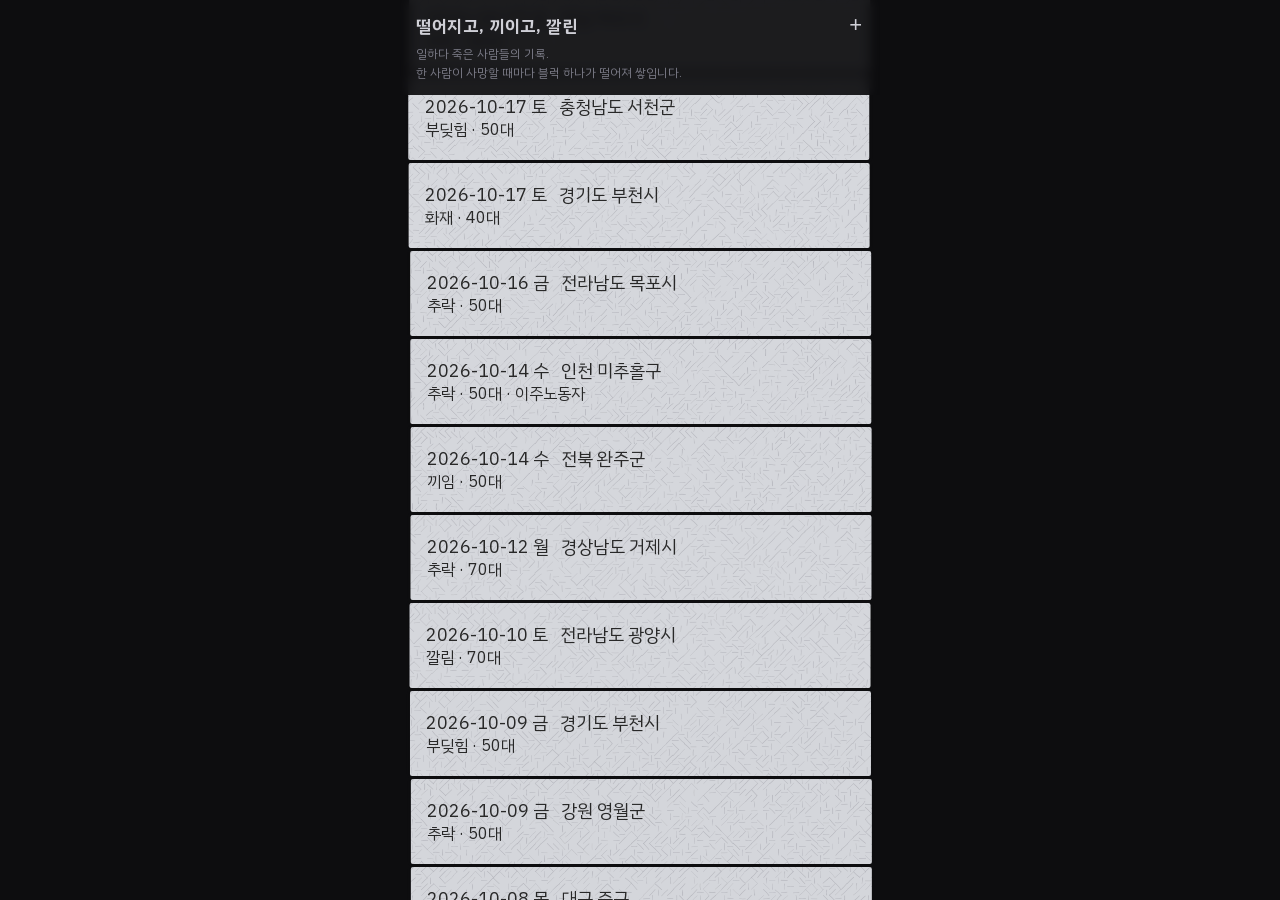
<file: index.html>
<!DOCTYPE html>
<html lang="ko">
<head>
    <meta charset="utf-8" />
    <meta name="viewport" content="width=device-width, initial-scale=1" />
    <title>떨어지고, 끼이고, 깔린 — Fallen, Caught, Crushed</title>
    <meta name="description" content="한국에서 일하다 사망한 노동자들의 기록. 언론 보도를 수집해 산업재해 사망을 기억합니다." />
    <link rel="icon" type="image/png" href="img/favicon.png" />
    <link rel="apple-touch-icon" href="img/apple-touch-icon.png" />
    <link rel="manifest" href="manifest.webmanifest" />
    <meta property="og:type" content="website" />
    <meta property="og:title" content="떨어지고, 끼이고, 깔린" />
    <meta property="og:description" content="일하다 죽은 사람들의 기록. 한 사람이 사망할 때마다 블럭 하나가 떨어져 쌓입니다." />
    <meta property="og:url" content="https://fallen-caught-crushed.work/" />
    <meta property="og:image" content="https://fallen-caught-crushed.work/img/og-card.png" />
    <meta property="og:image:width" content="1200" />
    <meta property="og:image:height" content="630" />
    <meta name="twitter:card" content="summary_large_image" />
    <link rel="alternate" type="application/rss+xml" title="떨어지고, 끼이고, 깔린" href="feed.xml" />
    <link rel="stylesheet" href="fonts/plex.css" />
    <link rel="stylesheet" href="style.css?v=bfaab1f3" />
    <script src="lib/p5.min.js"></script>
    <script src="lib/matter.min.js"></script>
</head>
<body>
    <div id="layout">
        <main id="canvas-holder" aria-label="사망 기록이 블럭으로 쌓이는 화면"></main>
        <aside id="panel">
            <header id="panel-header">
                <h1>떨어지고, 끼이고, 깔린</h1>
                <a id="panel-subscribe" href="subscribe.html">알림받기</a>
                <button id="info-toggle" aria-label="정보 열기">+</button>
                <p class="tagline">일하다 죽은 사람들의 기록.<br>
                    한 사람이 사망할 때마다 블럭 하나가 떨어져 쌓입니다.</p>
            </header>
            <div id="data-notice">
                <p class="notice-strong">이 숫자는 전부가 아닙니다.</p>
                <p>2025년 9월부터 언론 보도를 수집해 집계합니다.
                    보도되지 않은 죽음은 여기에 없습니다.</p>
                <p>사고 현장에서 숨지는 사람보다 다치고 병들어 병원에서 투병하다
                    숨지는 사람이 더 많다고 알려져 있습니다. 그 죽음들은 대부분 기사가 되지 않습니다.</p>
                <p>이 기록은 인공지능이 수집하고 분류합니다. 두 시간마다 언론 보도를 읽어
                    일하다 숨진 사람을 찾아 기록합니다.</p>
                <p> 사건에 대한 인공지능의 판단이 늘 정확하지는 않습니다.
                    산재 사망이 아닌 죽음이 섞이거나 세부 내용이 실제와 다를 수 있습니다.
                    의심스러운 기록은 기사 원문으로 확인해 주세요.</p>
                <div id="about-sec">
                    <span id="project-share-msg" hidden>링크 복사 완료</span>
                    <a class="about-go" href="about.html">이 작업에 대하여</a>
                    <a class="about-go" id="project-share" href="#" role="button">알리기</a>
                </div>
            </div>
            <div id="revisit-banner" hidden></div>
            <div id="stats-content" aria-live="polite"></div>
            <footer id="panel-footer">© 2026 이강일(Gangil, Yi). All rights reserved.<br>
                <a href="data.html">데이터에 대한 안내</a></footer>
        </aside>
    </div>

    <button id="follow-btn" hidden>현재로 ↑</button>

    <!-- 모바일 상세 뷰 — 팝업 대신 화면을 가득 채우는 포스트 형식 -->
    <div id="post-view" hidden>
        <header id="post-topbar">
            <button id="post-back" aria-label="뒤로가기">←</button>
            <div id="post-topbar-right">
                <a id="post-subscribe" href="subscribe.html">알림받기</a>
                <button id="post-info" aria-label="정보 열기">+</button>
            </div>
        </header>
        <div id="post-image"><p id="post-summary"></p></div>
        <div id="post-actions">
            <div id="post-action-row">
                <button id="post-ack-btn" aria-label="이 죽음을 확인했습니다"></button>
                <button id="post-share-btn" aria-label="공유">
                    <svg viewBox="0 0 24 24" fill="none" stroke="currentColor" stroke-width="1.8"
                        stroke-linecap="round" stroke-linejoin="round" aria-hidden="true">
                        <path d="M12 3v12"/>
                        <path d="M8 6.5 12 3l4 3.5"/>
                        <path d="M6.5 11H5.8A2.3 2.3 0 0 0 3.5 13.3v5.4A2.3 2.3 0 0 0 5.8 21h12.4a2.3 2.3 0 0 0 2.3-2.3v-5.4A2.3 2.3 0 0 0 18.2 11h-.7"/>
                    </svg>
                </button>
            </div>
            <div id="post-status-row">
                <div id="post-ack-count"></div>
                <span id="post-share-msg" hidden>링크 복사 완료</span>
            </div>
        </div>
        <div id="post-caption">
            <h2 id="post-title"></h2>
            <p id="post-meta"></p>
            <a id="post-link" href="#" target="_blank" rel="noopener">기사 원문 보기 →</a>
            <p id="post-date"></p>
        </div>
    </div>

    <div id="detail-overlay" hidden>
        <div id="detail-card" role="dialog" aria-modal="true">
            <button id="detail-close" aria-label="닫기">×</button>
            <p id="detail-date"></p>
            <h2 id="detail-title"></h2>
            <p id="detail-meta"></p>
            <p id="detail-summary"></p>
            <div id="detail-ack">
                <span id="ack-count"></span>
                <button id="ack-btn">들었습니다</button>
            </div>
            <a id="detail-link" href="#" target="_blank" rel="noopener">기사 원문 보기 →</a>
        </div>
    </div>

    <script src="js/config.js?v=bfaab1f3"></script>
    <script src="js/rs.js?v=bfaab1f3"></script>
    <script src="js/sound.js?v=bfaab1f3"></script>
    <script src="js/dataloader.js?v=bfaab1f3"></script>
    <script src="js/blocks.js?v=bfaab1f3"></script>
    <script src="js/flower.js?v=bfaab1f3"></script>
    <script src="js/stone.js?v=bfaab1f3"></script>
    <script src="js/ambient.js?v=bfaab1f3"></script>
    <script src="js/sharecard.js?v=bfaab1f3"></script>
    <script src="js/stats.js?v=bfaab1f3"></script>
    <script src="js/sketch.js?v=bfaab1f3"></script>
</body>
</html>
</file>
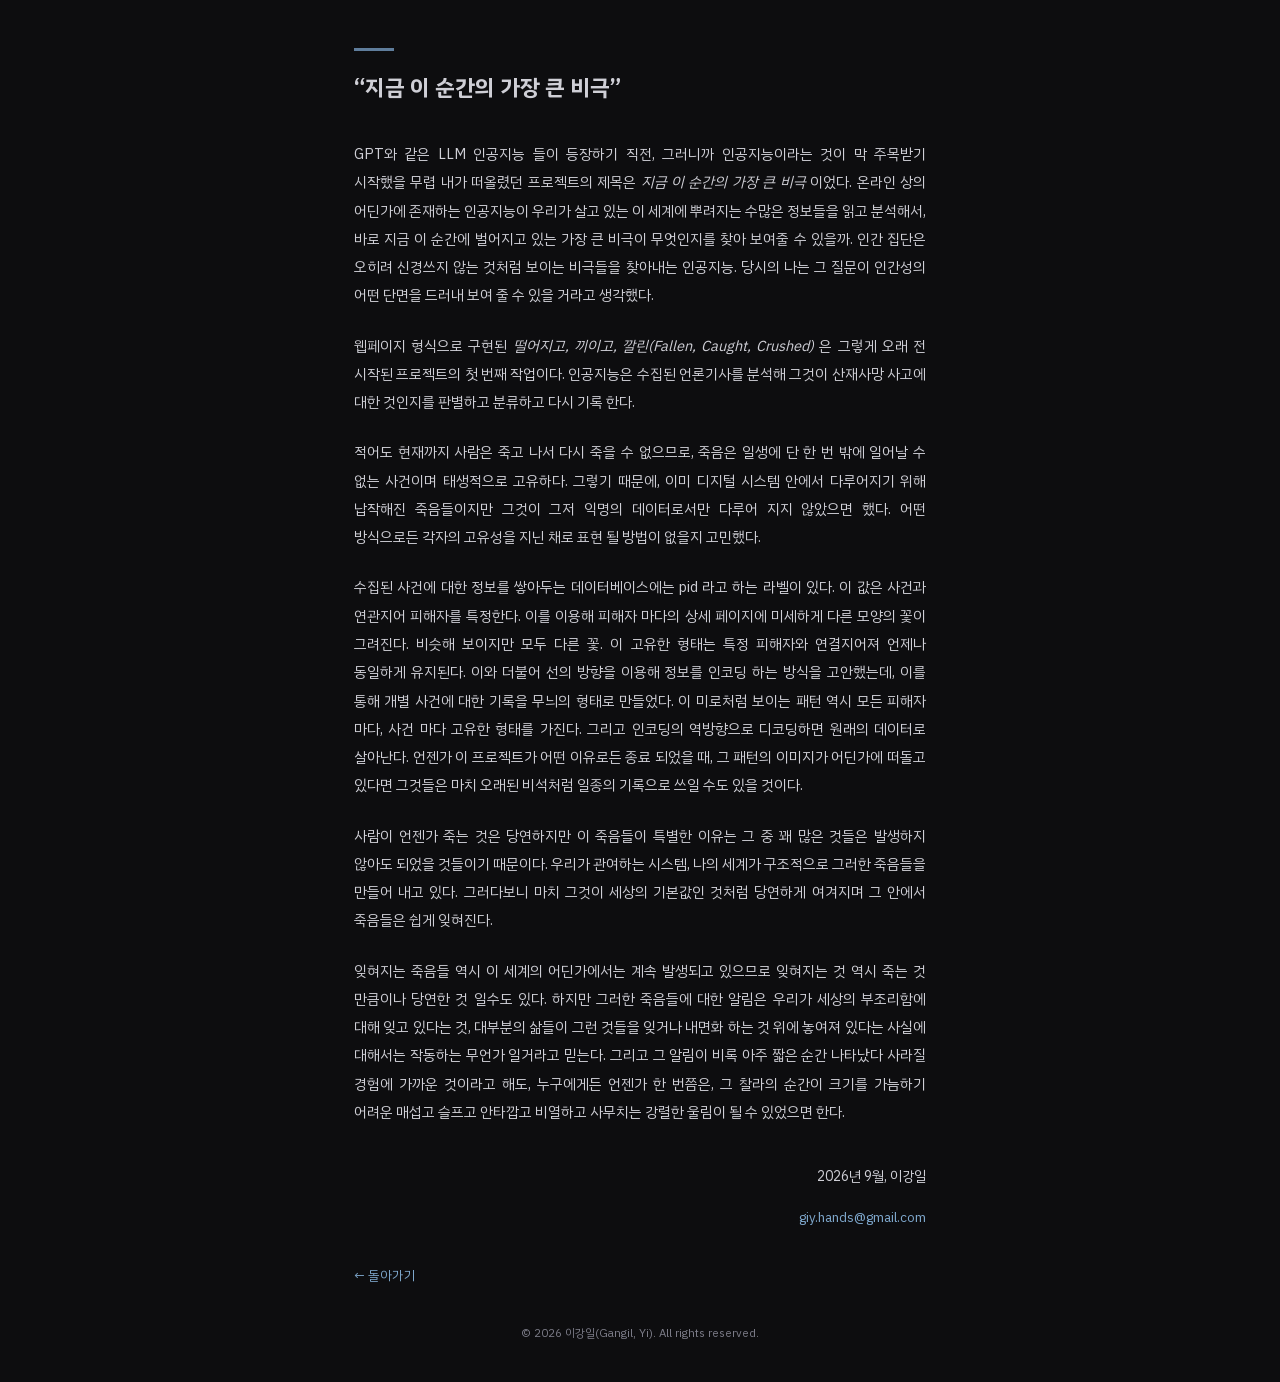
<file: about.html>
<!DOCTYPE html>
<html lang="ko">
<head>
    <meta charset="utf-8">
    <meta name="viewport" content="width=device-width, initial-scale=1">
    <title>떨어지고, 끼이고, 깔린 — 작품 소개</title>
    <link rel="icon" type="image/png" href="img/favicon.png">
    <link rel="apple-touch-icon" href="img/apple-touch-icon.png">
    <link rel="manifest" href="manifest.webmanifest">
    <meta property="og:type" content="website">
    <meta property="og:title" content="떨어지고, 끼이고, 깔린 — 작품 소개">
    <meta property="og:description" content="한국의 산업재해 사망을 기록하는 작업. 연작 '지금 이 순간의 가장 큰 비극'의 첫 번째 작업입니다.">
    <meta property="og:url" content="https://fallen-caught-crushed.work/about.html">
    <meta property="og:image" content="https://fallen-caught-crushed.work/img/og-card.png">
    <meta name="twitter:card" content="summary_large_image">
    <link rel="stylesheet" href="fonts/plex.css" />
    <link rel="stylesheet" href="style.css?v=bfaab1f3" />
    <style>
        body { overflow-y: auto; }
        #about-page {
            max-width: 620px;
            margin: 0 auto;
            padding: 48px 24px 40px;
            display: flex;
            flex-direction: column;
            min-height: 100dvh;
            box-sizing: border-box;
        }
        #about-page h1 { font-size: 22px; font-weight: 700; margin-bottom: 36px; line-height: 1.5; }
        .note p {
            font-size: 14.5px;
            line-height: 1.95;
            color: var(--text);
            margin-bottom: 22px;
            word-break: keep-all;
            text-align: justify;
        }
        .note em { font-style: italic; }
        .sign { text-align: right; margin-top: 16px; }
        .sign .date { font-size: 14px; color: var(--text); margin-bottom: 14px; }  /* 28 → 14 (작가 조율 2026-09-20) */
        .sign p { font-size: 13.5px; line-height: 1.9; }
        .sign a { color: #7ea7cc; text-decoration: none; }
        .sign a:hover { text-decoration: underline; }
        .back { display: inline-block; margin-top: 36px; font-size: 13px; color: #7ea7cc; text-decoration: none; }
        #about-footer {
            margin-top: auto;
            padding-top: 40px;
            font-size: 11.5px;
            color: var(--text-dim);
            text-align: center;
        }
    </style>
    <script>
        // 홈화면 앱(standalone)이 이 페이지에서 "시작"되면 메인으로 보낸다 — iOS가 매니페스트
        // start_url을 무시하고 추가 시점의 페이지를 시작 화면으로 삼는 경우의 보정 (2026-08-17).
        // 앱 안에서 링크로 들어온 경우(동일 출처 referrer + 히스토리)는 그대로 둔다.
        (function () {
            var standalone = navigator.standalone === true
                || matchMedia("(display-mode: standalone)").matches;
            var fromApp = false;
            try { fromApp = new URL(document.referrer).origin === location.origin; } catch (e) { }
            if (standalone && !fromApp && history.length <= 1) location.replace("./");
        })();
    </script>
</head>
<body>
    <main id="about-page">
        <div style="width:40px;height:3px;background:var(--accent);margin-bottom:20px"></div>
        <h1>&ldquo;지금 이 순간의 가장 큰 비극&rdquo;</h1>

        <div class="note">
            <p>GPT와 같은 LLM 인공지능 들이 등장하기 직전, 그러니까 
                인공지능이라는 것이 막 주목받기 시작했을 무렵 내가 떠올렸던 프로젝트의 제목은
                <em>지금 이 순간의 가장 큰 비극</em> 이었다. 온라인 상의 어딘가에 존재하는
                인공지능이 우리가 살고 있는 이 세계에 뿌려지는 수많은 정보들을 읽고 분석해서,
                바로 지금 이 순간에 벌어지고 있는 가장 큰 비극이 무엇인지를 찾아 보여줄 수
                있을까. 인간 집단은 오히려 신경쓰지 않는 것처럼 보이는 비극들을 찾아내는
                인공지능. 당시의 나는 그 질문이 인간성의 어떤 단면을 드러내 보여 줄 수
                있을 거라고 생각했다.</p>
            <p>웹페이지 형식으로 구현된 <em>떨어지고, 끼이고, 깔린(Fallen, Caught,
                Crushed)</em> 은 그렇게 오래 전 시작된 프로젝트의 첫 번째 작업이다.
                인공지능은 수집된 언론기사를 분석해 그것이 산재사망 사고에 대한 것인지를
                판별하고 분류하고 다시 기록 한다.</p>
            <p>적어도 현재까지 사람은 죽고 나서 다시 죽을 수 없으므로, 죽음은 일생에 단 한
                번 밖에 일어날 수 없는 사건이며 태생적으로 고유하다. 그렇기 때문에, 이미
                디지털 시스템 안에서 다루어지기 위해 납작해진 죽음들이지만 그것이 그저 익명의
                데이터로서만 다루어 지지 않았으면 했다. 어떤 방식으로든 각자의 고유성을 지닌 채로 
                표현 될 방법이 없을지 고민했다.</p>
            <p>수집된 사건에 대한 정보를 쌓아두는 데이터베이스에는 pid 라고 하는 라벨이
                있다. 이 값은 사건과 연관지어 피해자를 특정한다. 이를 이용해 피해자 마다의
                상세 페이지에 미세하게 다른 모양의 꽃이 그려진다. 비슷해 보이지만
                모두 다른 꽃. 이 고유한 형태는 특정 피해자와 연결지어져 언제나 동일하게
                유지된다. 이와 더불어 선의 방향을 이용해 정보를 인코딩 하는 방식을
                고안했는데, 이를 통해 개별 사건에 대한 기록을 무늬의 형태로 만들었다. 이
                미로처럼 보이는 패턴 역시 모든 피해자 마다, 사건 마다 고유한 형태를 가진다.
                그리고 인코딩의 역방향으로 디코딩하면 원래의 데이터로 살아난다. 언젠가 이
                프로젝트가 어떤 이유로든 종료 되었을 때, 그 패턴의 이미지가 어딘가에 떠돌고
                있다면 그것들은 마치 오래된 비석처럼 일종의 기록으로 쓰일 수도 있을 것이다.</p>
            <p>사람이 언젠가 죽는 것은 당연하지만 이 죽음들이 특별한 이유는 그 중 꽤 많은
                것들은 발생하지 않아도 되었을 것들이기 때문이다. 우리가 관여하는 시스템,
                나의 세계가 구조적으로 그러한 죽음들을 만들어 내고 있다. 그러다보니
                마치 그것이 세상의 기본값인 것처럼 당연하게 여겨지며 그 안에서 죽음들은 쉽게
                잊혀진다.</p>
            <p>잊혀지는 죽음들 역시 이 세계의 어딘가에서는 계속 발생되고 있으므로 잊혀지는
                것 역시 죽는 것 만큼이나 당연한 것 일수도 있다. 하지만 그러한 죽음들에 대한
                알림은 우리가 세상의 부조리함에 대해 잊고 있다는 것, 대부분의 삶들이 그런
                것들을 잊거나 내면화 하는 것 위에 놓여져 있다는 사실에 대해서는 작동하는
                무언가 일거라고 믿는다. 그리고 그 알림이 비록 아주 짧은 순간 나타났다 사라질
                경험에 가까운 것이라고 해도, 누구에게든 언젠가 한 번쯤은, 그 찰라의 순간이
                크기를 가늠하기 어려운 매섭고 슬프고 안타깝고 비열하고 사무치는 강렬한 울림이
                될 수 있었으면 한다.</p>
        </div>

        <div class="sign">
            <p class="date">2026년 9월, 이강일</p>
            <p><a href="mailto:giy.hands@gmail.com">giy.hands@gmail.com</a></p>
        </div>

        <a class="back" id="back-link" href="./">← 돌아가기</a>

        <footer id="about-footer">© 2026 이강일(Gangil, Yi). All rights reserved.</footer>
    </main>
    <!-- 작가 노트를 읽는 동안에도 소리가 이어진다 (작가 결정 2026-09-20): 메인과 같은 소리
         모듈만 싣고 화면은 없다. 앰비언트는 메인이 세션에 적어 둔 '다음 사람'부터 이어 읊고,
         누군가의 확인 소리도 같은 주기로 온다. 태그에는 반드시 ?v=bfaab1f3 (sync-web이 치환). -->
    <script src="js/config.js?v=bfaab1f3"></script>
    <script src="js/rs.js?v=bfaab1f3"></script>
    <script src="js/flower.js?v=bfaab1f3"></script>
    <script src="js/stone.js?v=bfaab1f3"></script>
    <script src="js/sound.js?v=bfaab1f3"></script>
    <script src="js/dataloader.js?v=bfaab1f3"></script>
    <script src="js/ambient.js?v=bfaab1f3"></script>
    <script>
        // sound.js/ambient.js가 기대하는 전역 — 이 페이지에는 낙하가 없으니 바로 live.
        let victims = [];
        let appState = "loading";
        (async () => {
            try { victims = await loadVictimData(); } catch (e) { console.warn("data:", e); return; }
            appState = "live";
            // Chrome은 같은 도메인에서 한 번 손댄 뒤면 자동재생을 허용한다 — 바로 시도하고,
            // 막혀 있으면(Safari 등) sound.js의 첫 제스처 잠금 해제가 ambientStart를 부른다.
            const ctx = _ensureCtx();
            if (ctx) {
                const tryStart = () => { if (ctx.state === "running") { audioUnlocked = true; ambientStart(); } };
                if (ctx.state === "running") tryStart();
                else ctx.resume().then(tryStart).catch(() => { });
            }
            // 확인 소리 — 메인과 같은 주기·같은 기준선 규칙(dataloader.js)
            await loadAcks();
            setInterval(async () => {
                await loadAcks();
                if (acksAdded > 0) playAckChime(acksAdded);
            }, CONFIG.ACK_POLL_MS);
        })();
    </script>
    <script>
        // subscribe.html과 같은 규칙 — 앱에서 왔으면 그 화면(정보 뷰/상세)으로 되돌아간다.
        document.getElementById("back-link").addEventListener("click", (e) => {
            let fromApp = false;
            try { fromApp = new URL(document.referrer).origin === location.origin; } catch { }
            if (fromApp && history.length > 1) {
                e.preventDefault();
                history.back();
            }
        });
    </script>
</body>
</html>
</file>
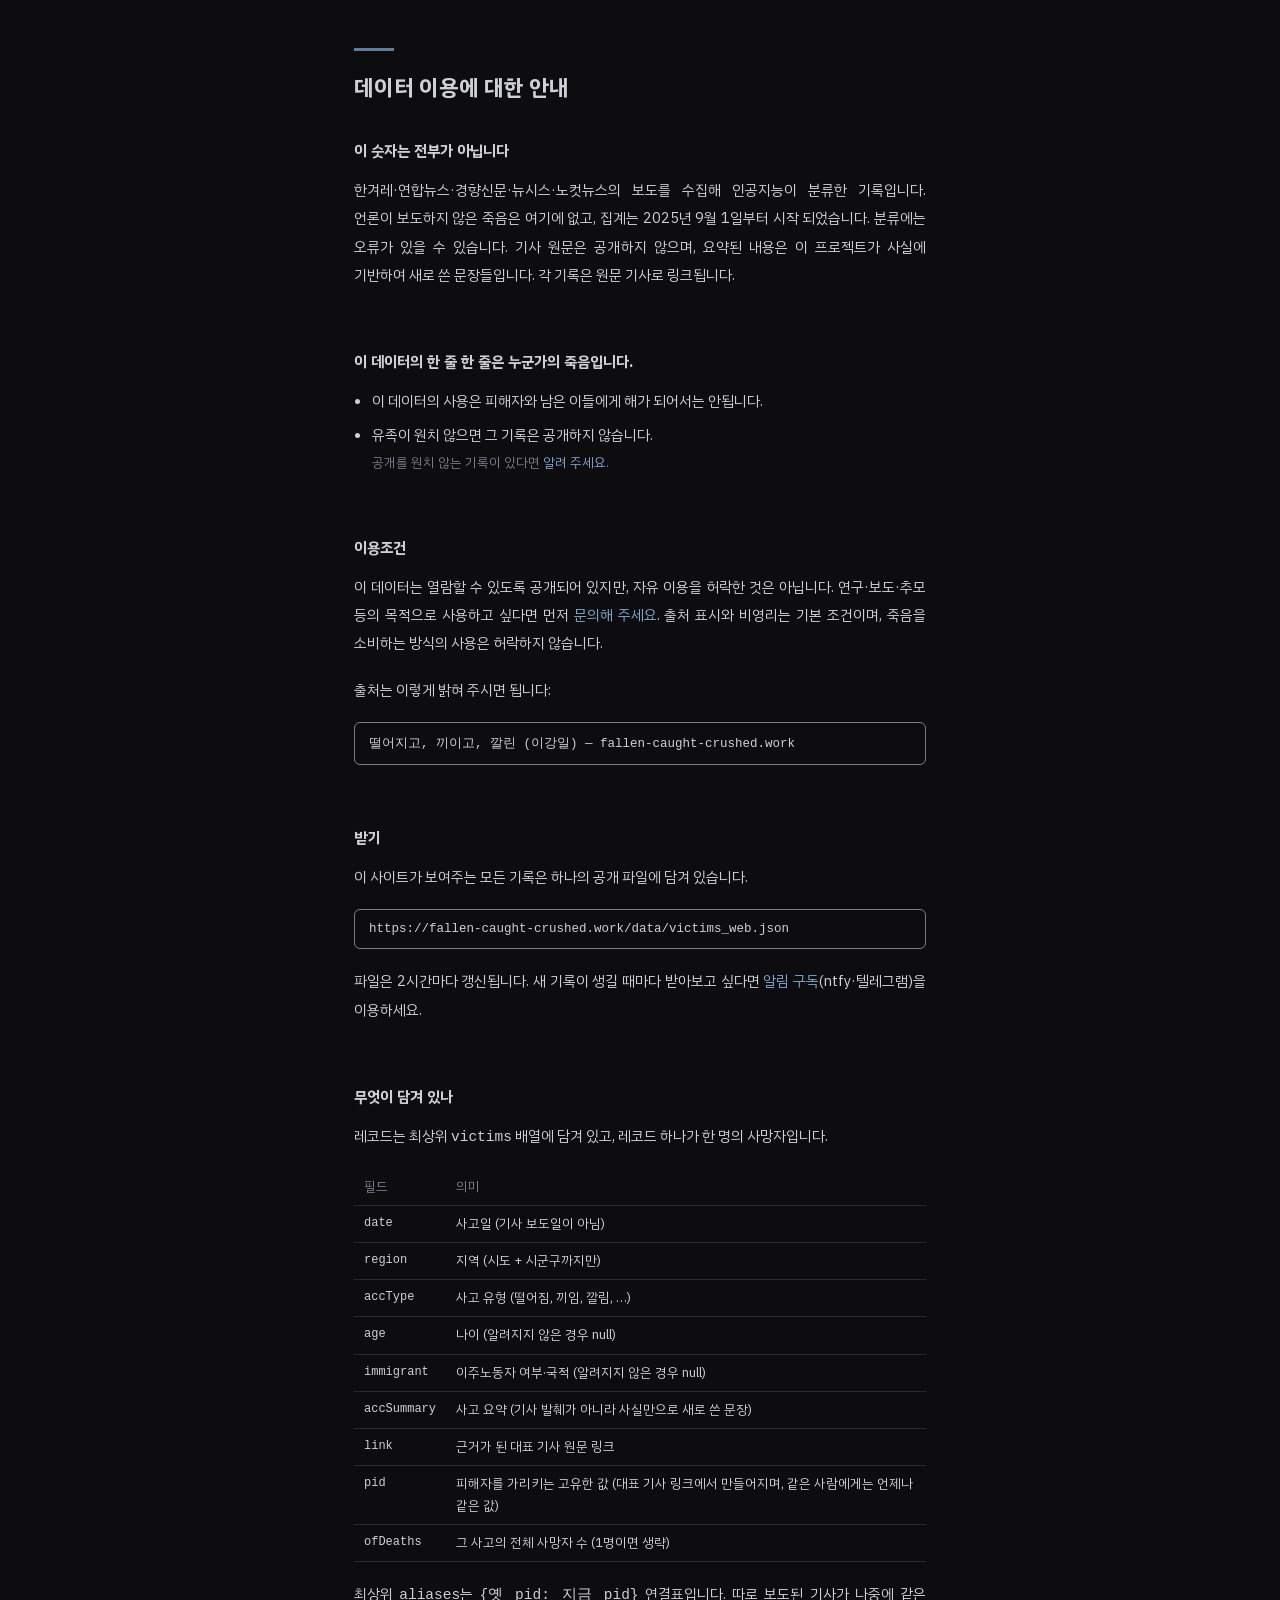
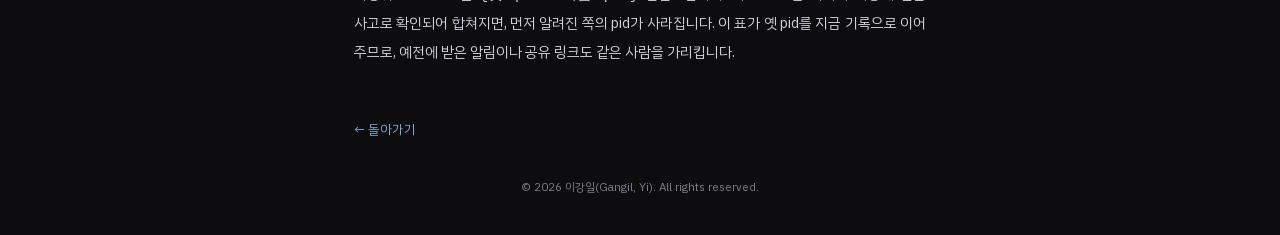
<file: data.html>
<!DOCTYPE html>
<html lang="ko">
<head>
    <meta charset="utf-8">
    <meta name="viewport" content="width=device-width, initial-scale=1">
    <title>떨어지고, 끼이고, 깔린 — 데이터 안내</title>
    <meta name="description" content="산업재해 사망 기록 공개 데이터 — 스키마, 이용 원칙, 받는 방법">
    <link rel="icon" type="image/png" href="img/favicon.png">
    <link rel="apple-touch-icon" href="img/apple-touch-icon.png">
    <link rel="manifest" href="manifest.webmanifest">
    <meta property="og:type" content="website">
    <meta property="og:title" content="떨어지고, 끼이고, 깔린 — 데이터 안내">
    <meta property="og:description" content="산업재해 사망 기록 공개 데이터 — 스키마, 이용 원칙, 받는 방법">
    <meta property="og:url" content="https://fallen-caught-crushed.work/data.html">
    <meta property="og:image" content="https://fallen-caught-crushed.work/img/og-card.png">
    <meta name="twitter:card" content="summary_large_image">
    <link rel="stylesheet" href="fonts/plex.css" />
    <link rel="stylesheet" href="style.css?v=bfaab1f3" />
    <style>
        body { overflow-y: auto; }
        #data-page {
            max-width: 620px;
            margin: 0 auto;
            padding: 48px 24px 40px;
            display: flex;
            flex-direction: column;
            min-height: 100dvh;
            box-sizing: border-box;
        }
        #data-page h1 { font-size: 22px; font-weight: 700; margin-bottom: 36px; line-height: 1.5; }
        #data-page h2 { font-size: 15px; font-weight: 700; margin: 62px 0 14px; color: var(--text); }
        #data-page .note h2:first-child { margin-top: 0; } /* 첫 소제목은 제목 간격 유지 */
        .note p {
            font-size: 14.5px;
            line-height: 1.95;
            color: var(--text);
            margin-bottom: 18px;
            word-break: keep-all;
            text-align: justify;
        }
        .note a { color: #7ea7cc; text-decoration: none; }
        .note a:hover { text-decoration: underline; }
        .endpoint {
            display: block;
            font-family: ui-monospace, SFMono-Regular, Menlo, monospace;
            font-size: 12.5px;
            padding: 12px 14px;
            border: 1px solid var(--text-dim);
            border-radius: 6px;
            color: var(--text);
            margin-bottom: 18px;
            overflow-x: auto;
            white-space: nowrap;
        }
        .principles { margin: 0 0 18px; padding-left: 18px; }
        .principles li {
            font-size: 14.5px;
            line-height: 1.95;
            color: var(--text);
            word-break: keep-all;
            margin-bottom: 6px;
        }
        .principles li p { margin: 0; font-size: 13px; color: var(--text-dim); }
        .schema-wrap { overflow-x: auto; margin-bottom: 18px; }
        table.schema {
            border-collapse: collapse;
            font-size: 13px;
            line-height: 1.7;
            min-width: 480px;
            width: 100%;
        }
        table.schema th, table.schema td {
            text-align: left;
            padding: 7px 10px;
            border-bottom: 1px solid rgba(128, 128, 128, 0.25);
            vertical-align: top;
        }
        table.schema th { color: var(--text-dim); font-weight: 400; white-space: nowrap; }
        table.schema td:first-child {
            font-family: ui-monospace, SFMono-Regular, Menlo, monospace;
            font-size: 12px;
            white-space: nowrap;
        }
        .back { display: inline-block; margin-top: 36px; font-size: 13px; color: #7ea7cc; text-decoration: none; }
        #data-footer {
            margin-top: auto;
            padding-top: 40px;
            font-size: 11.5px;
            color: var(--text-dim);
            text-align: center;
        }
    </style>
    <script>
        // 홈화면 앱(standalone)이 이 페이지에서 "시작"되면 메인으로 보낸다 — iOS가 매니페스트
        // start_url을 무시하고 추가 시점의 페이지를 시작 화면으로 삼는 경우의 보정 (2026-08-17).
        // 앱 안에서 링크로 들어온 경우(동일 출처 referrer + 히스토리)는 그대로 둔다.
        (function () {
            var standalone = navigator.standalone === true
                || matchMedia("(display-mode: standalone)").matches;
            var fromApp = false;
            try { fromApp = new URL(document.referrer).origin === location.origin; } catch (e) { }
            if (standalone && !fromApp && history.length <= 1) location.replace("./");
        })();
    </script>
</head>
<body>
    <main id="data-page">
        <div style="width:40px;height:3px;background:var(--accent);margin-bottom:20px"></div>
        <h1>데이터 이용에 대한 안내</h1>

        <div class="note">

            <h2>이 숫자는 전부가 아닙니다</h2>
            <!-- 출처 목록은 배포 시 sync-web이 victims_web.json의 sources로 채운다 (data/feeds.mjs가 진실 공급원) -->
            <p><span id="source-list">한겨레·연합뉴스·경향신문·뉴시스·노컷뉴스</span>의 보도를 수집해 인공지능이 분류한 기록입니다.
                언론이 보도하지 않은 죽음은 여기에 없고, 집계는 2025년 9월 1일부터 시작 되었습니다.
                분류에는 오류가 있을 수 있습니다. 기사 원문은 공개하지 않으며,
                요약된 내용은 이 프로젝트가 사실에 기반하여 새로 쓴 문장들입니다.
                각 기록은 원문 기사로 링크됩니다.</p>

            <h2>이 데이터의 한 줄 한 줄은 누군가의 죽음입니다.</h2>
            <ul class="principles">
                <li>이 데이터의 사용은 피해자와 남은 이들에게 해가 되어서는 안됩니다.</li>
                <li>유족이 원치 않으면 그 기록은 공개하지 않습니다.
                    <p>공개를 원치 않는 기록이 있다면 <a href="mailto:giy.hands@gmail.com">알려 주세요</a>.</p>
                </li>
            </ul>

            <h2>이용조건</h2>
            <p>이 데이터는 열람할 수 있도록 공개되어 있지만, 자유 이용을 허락한 것은 아닙니다.
                연구·보도·추모 등의 목적으로 사용하고 싶다면 먼저
                <a href="mailto:giy.hands@gmail.com">문의해 주세요</a>.
                출처 표시와 비영리는 기본 조건이며, 죽음을 소비하는 방식의 사용은 허락하지 않습니다.</p>
            <p>출처는 이렇게 밝혀 주시면 됩니다:</p>
            <code class="endpoint">떨어지고, 끼이고, 깔린 (이강일) — fallen-caught-crushed.work</code>

            <h2>받기</h2>
            <p>이 사이트가 보여주는 모든 기록은 하나의 공개 파일에 담겨 있습니다.</p>
            <code class="endpoint">https://fallen-caught-crushed.work/data/victims_web.json</code>
            <p>파일은 2시간마다 갱신됩니다. 새 기록이 생길 때마다 받아보고 싶다면 <a href="subscribe.html">알림 구독</a>(ntfy·텔레그램)을 이용하세요.</p>

            <h2>무엇이 담겨 있나</h2>
            <p>레코드는 최상위 <code>victims</code> 배열에 담겨 있고, 레코드 하나가 한 명의 사망자입니다.</p>
            <div class="schema-wrap">
                <table class="schema">
                    <tr><th>필드</th><th>의미</th></tr>
                    <tr><td>date</td><td>사고일 (기사 보도일이 아님)</td></tr>
                    <tr><td>region</td><td>지역 (시도 + 시군구까지만)</td></tr>
                    <tr><td>accType</td><td>사고 유형 (떨어짐, 끼임, 깔림, …)</td></tr>
                    <tr><td>age</td><td>나이 (알려지지 않은 경우 null)</td></tr>
                    <tr><td>immigrant</td><td>이주노동자 여부·국적 (알려지지 않은 경우 null)</td></tr>
                    <tr><td>accSummary</td><td>사고 요약 (기사 발췌가 아니라 사실만으로 새로 쓴 문장)</td></tr>
                    <tr><td>link</td><td>근거가 된 대표 기사 원문 링크</td></tr>
                    <tr><td>pid</td><td>피해자를 가리키는 고유한 값 (대표 기사 링크에서
                        만들어지며, 같은 사람에게는 언제나 같은 값)</td></tr>
                    <tr><td>ofDeaths</td><td>그 사고의 전체 사망자 수 (1명이면 생략)</td></tr>
                </table>
            </div>
            <p>최상위 <code>aliases</code>는 <code>{옛 pid: 지금 pid}</code> 연결표입니다. 따로 보도된 기사가
                나중에 같은 사고로 확인되어 합쳐지면, 먼저 알려진 쪽의 pid가 사라집니다. 이 표가 옛 pid를
                지금 기록으로 이어 주므로, 예전에 받은 알림이나 공유 링크도 같은 사람을 가리킵니다.</p>
        </div>

        <a class="back" id="back-link" href="./">← 돌아가기</a>

        <footer id="data-footer">© 2026 이강일(Gangil, Yi). All rights reserved.</footer>
    </main>
    <script>
        // about.html과 같은 규칙 — 앱에서 왔으면 그 화면(정보 뷰/상세)으로 되돌아간다.
        document.getElementById("back-link").addEventListener("click", (e) => {
            let fromApp = false;
            try { fromApp = new URL(document.referrer).origin === location.origin; } catch { }
            if (fromApp && history.length > 1) {
                e.preventDefault();
                history.back();
            }
        });
    </script>
</body>
</html>
</file>
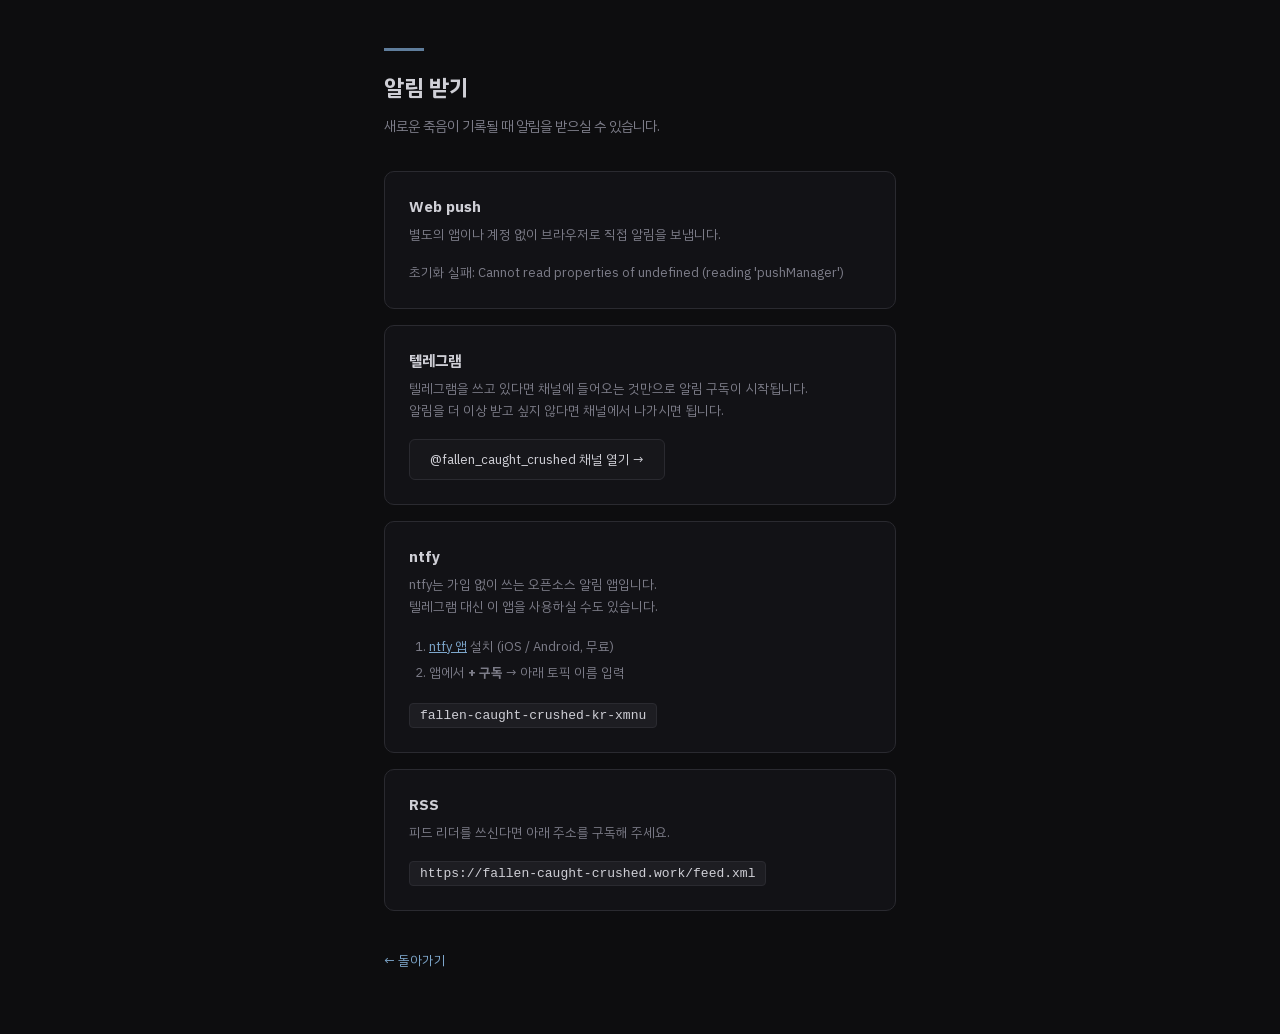
<file: subscribe.html>
<!DOCTYPE html>
<html lang="ko">
<head>
    <meta charset="utf-8" />
    <meta name="viewport" content="width=device-width, initial-scale=1" />
    <title>떨어지고, 끼이고, 깔린 — 알림 받기</title>
    <link rel="icon" type="image/png" href="img/favicon.png">
    <link rel="apple-touch-icon" href="img/apple-touch-icon.png">
    <link rel="manifest" href="manifest.webmanifest">
    <meta property="og:type" content="website">
    <meta property="og:title" content="떨어지고, 끼이고, 깔린 — 알림 받기">
    <meta property="og:description" content="일하다 죽은 사람의 기록이 추가될 때 알림을 받습니다 (텔레그램 · ntfy).">
    <meta property="og:url" content="https://fallen-caught-crushed.work/subscribe.html">
    <meta property="og:image" content="https://fallen-caught-crushed.work/img/og-card.png">
    <meta name="twitter:card" content="summary_large_image">
    <link rel="stylesheet" href="fonts/plex.css" />
    <link rel="stylesheet" href="style.css?v=bfaab1f3" />
    <style>
        body { overflow-y: auto; }
        #sub-page {
            max-width: 560px;
            margin: 0 auto;
            padding: 48px 24px 64px;
        }
        #sub-page h1 { font-size: 22px; font-weight: 700; margin-bottom: 10px; }
        #sub-page > p { font-size: 14px; color: var(--text-dim); line-height: 1.8; margin-bottom: 32px; word-break: keep-all; }
        .ch-card {
            background: var(--panel-bg);
            border: 1px solid var(--line);
            border-radius: 10px;
            padding: 24px;
            margin-bottom: 16px;
        }
        .ch-card h2 { font-size: 15px; font-weight: 600; margin-bottom: 6px; }
        .ch-card .ch-desc { font-size: 13px; color: var(--text-dim); line-height: 1.7; margin-bottom: 16px; word-break: keep-all; }
        .ch-card ol { margin: 0 0 16px 20px; font-size: 13px; color: var(--text-dim); line-height: 2; }
        .ch-card ol a { color: #7ea7cc; }
        /* 글자 사이에 놓이는 iOS 공유 글리프 — 폰트가 아니라 SVG라 어느 기기에서나 그려진다 */
        .ios-share { width: 0.85em; height: 1.05em; vertical-align: -0.2em; margin: 0 1px; }
        .ch-go {
            display: inline-block;
            background: var(--block);
            border: 1px solid var(--line);
            border-radius: 6px;
            padding: 10px 20px;
            font-size: 13px;
            color: var(--text);
            text-decoration: none;
        }
        .ch-go:hover { border-color: var(--accent); }
        .back { display: inline-block; margin-top: 24px; font-size: 13px; color: #7ea7cc; text-decoration: none; }
        /* ntfy 토픽 코드 박스 — 예전엔 style.css(#subscribe 섹션)에 있었으나
           패널 하단 알림 받기 제거(2026-08-08)와 함께 이 페이지 전용으로 이동 */
        .sub-topic {
            display: inline-block;
            background: #1d1d22;
            border: 1px solid var(--line);
            border-radius: 4px;
            padding: 4px 10px;
            font-size: 13px;
            color: var(--text);
            user-select: all;
        }
    </style>
    <script>
        // 홈화면 앱(standalone)이 이 페이지에서 "시작"되면 메인으로 보낸다 — iOS가 매니페스트
        // start_url을 무시하고 추가 시점의 페이지를 시작 화면으로 삼는 경우의 보정 (2026-08-17).
        // 앱 안에서 링크로 들어온 경우(동일 출처 referrer + 히스토리)는 그대로 둔다.
        (function () {
            var standalone = navigator.standalone === true
                || matchMedia("(display-mode: standalone)").matches;
            var fromApp = false;
            try { fromApp = new URL(document.referrer).origin === location.origin; } catch (e) { }
            if (standalone && !fromApp && history.length <= 1) location.replace("./");
        })();
    </script>
</head>
<body>
    <main id="sub-page">
        <div style="width:40px;height:3px;background:var(--accent);margin-bottom:20px"></div>
        <h1>알림 받기</h1>
        <p>새로운 죽음이 기록될 때 알림을 받으실 수 있습니다.</p>

        <div class="ch-card" id="push-card">
            <h2>Web push</h2>
            <p class="ch-desc">별도의 앱이나 계정 없이 브라우저로 직접 알림을 보냅니다.</p>
            <p class="ch-desc" id="push-ios-note" hidden>아이폰·아이패드는 홈 화면에 추가된
                화면에서만 알림을 받을 수 있습니다.</p>
            <ol id="push-ios-guide" hidden>
                <li>브라우저의 <b>공유 버튼</b>(<svg class="ios-share" viewBox="0 0 16 20" aria-hidden="true"
                        fill="none" stroke="currentColor" stroke-width="1.5"
                        stroke-linecap="round" stroke-linejoin="round"><!-- iOS 공유 글리프.
                        유니코드 U+2BAD은 자체 호스팅 폰트에 없어 두부 상자로 보였다 (2026-08-18) -->
                        <path d="M5 7H3.2A1.2 1.2 0 0 0 2 8.2v9.6A1.2 1.2 0 0 0 3.2 19h9.6a1.2 1.2 0 0 0 1.2-1.2V8.2A1.2 1.2 0 0 0 12.8 7H11" />
                        <path d="M8 1.5v11" /><path d="M4.8 4.7 8 1.5l3.2 3.2" />
                    </svg>)을 누르고</li>
                <li><b>홈 화면에 추가</b>를 선택한 뒤('웹 앱으로 열기'가 켜진 채로)</li>
                <li>홈 화면에 생긴 아이콘으로 열어, <b>알림받기</b>에서 <b>알림 켜기</b>를 누르세요.</li>
            </ol>
            <button class="ch-go" id="push-btn" hidden>알림 켜기</button>
            <p class="ch-desc" id="push-status" style="margin:12px 0 0" hidden></p>
        </div>

        <div class="ch-card">
            <h2>텔레그램</h2>
            <p class="ch-desc">텔레그램을 쓰고 있다면 채널에 들어오는 것만으로 알림 구독이 시작됩니다.<br>
                알림을 더 이상 받고 싶지 않다면 채널에서 나가시면 됩니다.</p>
            <a class="ch-go" href="https://t.me/fallen_caught_crushed" target="_blank" rel="noopener">
                @fallen_caught_crushed 채널 열기 →</a>
        </div>

        <div class="ch-card">
            <h2>ntfy</h2>
            <p class="ch-desc">ntfy는 가입 없이 쓰는 오픈소스 알림 앱입니다.<br>
                텔레그램 대신 이 앱을 사용하실 수도 있습니다.</p>
            <ol>
                <li><a href="https://ntfy.sh/" target="_blank" rel="noopener">ntfy 앱</a> 설치 (iOS / Android, 무료)</li>
                <li>앱에서 <b>+ 구독</b> → 아래 토픽 이름 입력</li>
            </ol>
            <code class="sub-topic">fallen-caught-crushed-kr-xmnu</code>
        </div>

        <div class="ch-card">
            <h2>RSS</h2>
            <p class="ch-desc">피드 리더를 쓰신다면 아래 주소를 구독해 주세요.</p>
            <code class="sub-topic">https://fallen-caught-crushed.work/feed.xml</code>
        </div>

        <a class="back" id="back-link" href="./">← 돌아가기</a>
    </main>
    <script>
        // 앱에서 온 경우(정보 뷰·상세 뷰의 알림받기 버튼) history.back()으로 그 화면
        // 그대로 되돌아간다 — #/about, #/record/<pid> 히스토리 항목이 남아 있으므로.
        // 알림 링크 등으로 바로 열렸다면(referrer 없음/외부) 기본 href("./")로 폴백.
        document.getElementById("back-link").addEventListener("click", (e) => {
            let fromApp = false;
            try { fromApp = new URL(document.referrer).origin === location.origin; } catch { }
            if (fromApp && history.length > 1) {
                e.preventDefault();
                history.back();
            }
        });
    </script>
    <script>
        // ---- Web Push (2026-08-17) ----
        // 구독 저장은 애도 카운터 워커의 /push/subscribe (D1) — 익명 엔드포인트만 저장.
        // 발송은 GitHub Actions(notify_subscribers.mjs)가 VAPID 개인키로. 공개키는 아래.
        const PUSH_WORKER = "https://the-fallings-acks.thefallings.workers.dev";
        const VAPID_PUBLIC_KEY = "BOouMWDuCOCoypF2Nml3Dw89zN4B6tjd4t_y6z7t1xe9SDTAQqUTJ5yP7KFYBTC4iaxjzlyM0NwRacPjiog8FxY";

        const $btn = document.getElementById("push-btn");
        const $status = document.getElementById("push-status");
        const $iosGuide = document.getElementById("push-ios-guide");
        const $iosNote = document.getElementById("push-ios-note");

        function b64ToU8(s) {
            const pad = "=".repeat((4 - (s.length % 4)) % 4);
            const raw = atob((s + pad).replace(/-/g, "+").replace(/_/g, "/"));
            return Uint8Array.from(raw, (c) => c.charCodeAt(0));
        }
        function setStatus(msg) { $status.textContent = msg; $status.hidden = !msg; }

        const isIOS = /iP(hone|ad|od)/.test(navigator.userAgent)
            || (navigator.platform === "MacIntel" && navigator.maxTouchPoints > 1);
        const isStandalone = navigator.standalone === true
            || matchMedia("(display-mode: standalone)").matches;
        const pushSupported = "serviceWorker" in navigator && "PushManager" in window
            && "Notification" in window;

        async function refreshBtn(reg) {
            const sub = await reg.pushManager.getSubscription();
            $btn.textContent = sub ? "알림 끄기" : "알림 켜기";
            $btn.dataset.on = sub ? "1" : "";
            return sub;
        }

        async function initPush() {
            if (isIOS && !isStandalone) {
                // 아이폰 사파리 탭에서는 푸시 불가 — 홈 화면 추가 안내를 보여준다
                $iosGuide.hidden = false;
                $iosNote.hidden = false;
                return;
            }
            if (!pushSupported) {
                setStatus("이 브라우저는 푸시 알림을 지원하지 않습니다.");
                return;
            }
            const reg = await navigator.serviceWorker.register("sw.js");
            await refreshBtn(reg);
            $btn.hidden = false;

            $btn.addEventListener("click", async () => {
                $btn.disabled = true;
                try {
                    let sub = await reg.pushManager.getSubscription();
                    if (sub) { // 끄기
                        await fetch(`${PUSH_WORKER}/push/unsubscribe`, {
                            method: "POST", headers: { "Content-Type": "application/json" },
                            body: JSON.stringify({ endpoint: sub.endpoint }),
                        }).catch(() => { });
                        await sub.unsubscribe();
                        setStatus("알림을 껐습니다.");
                    } else { // 켜기
                        const perm = await Notification.requestPermission();
                        if (perm !== "granted") {
                            setStatus("알림 권한이 허용되지 않았습니다. 브라우저 설정에서 허용할 수 있습니다.");
                            return;
                        }
                        sub = await reg.pushManager.subscribe({
                            userVisibleOnly: true,
                            applicationServerKey: b64ToU8(VAPID_PUBLIC_KEY),
                        });
                        const res = await fetch(`${PUSH_WORKER}/push/subscribe`, {
                            method: "POST", headers: { "Content-Type": "application/json" },
                            body: JSON.stringify(sub.toJSON()),
                        });
                        if (!res.ok) throw new Error(`구독 저장 실패 (${res.status})`);
                        setStatus("알림이 켜졌습니다.");
                    }
                } catch (e) {
                    setStatus(`실패했습니다: ${e.message || e}`);
                } finally {
                    await refreshBtn(reg);
                    $btn.disabled = false;
                }
            });
        }
        initPush().catch((e) => setStatus(`초기화 실패: ${e.message || e}`));

        // 알림 클릭 딥링크 — 이 페이지가 열려 있는 채로 알림을 누르면 서비스 워커가
        // 여기로 메시지를 보낸다 (iOS가 navigate를 거부하는 경우, sw.js 참고). 기록으로 이동.
        if ("serviceWorker" in navigator) {
            navigator.serviceWorker.addEventListener("message", (e) => {
                const d = e.data || {};
                if (d.type !== "open-url" || typeof d.url !== "string") return;
                try {
                    const u = new URL(d.url, location.href);
                    if (u.origin === location.origin) location.href = u.href;
                } catch { /* 무시 */ }
            });
        }
    </script>
</body>
</html>
</file>
<file: fonts/plex.css>
/* IBM Plex Sans KR 400·700 — Google Fonts 분할 서브셋 미러 (자체 호스팅, 2026-08-17) */
@font-face {
  font-family: 'IBM Plex Sans KR';
  font-style: normal;
  font-weight: 400;
  font-display: swap;
  src: url(plex/000.woff2) format('woff2');
  unicode-range: U+f9ca-fa0b, U+ff03-ff05, U+ff07, U+ff0a-ff0b, U+ff0d-ff19, U+ff1b, U+ff1d, U+ff20-ff5b, U+ff5d, U+ffe0-ffe3, U+ffe5-ffe6;
}
@font-face {
  font-family: 'IBM Plex Sans KR';
  font-style: normal;
  font-weight: 400;
  font-display: swap;
  src: url(plex/031.woff2) format('woff2');
  unicode-range: U+d723-d728, U+d72a-d733, U+d735-d748, U+d74a-d74f, U+d752-d753, U+d755-d757, U+d75a-d75f, U+d762-d764, U+d766-d768, U+d76a-d76b, U+d76d-d76f, U+d771-d787, U+d789-d78b, U+d78d-d78f, U+d791-d797, U+d79a, U+d79c, U+d79e-d7a3, U+f900-f909, U+f90b-f92e;
}
@font-face {
  font-family: 'IBM Plex Sans KR';
  font-style: normal;
  font-weight: 400;
  font-display: swap;
  src: url(plex/042.woff2) format('woff2');
  unicode-range: U+d679-d68b, U+d68e-d69e, U+d6a0, U+d6a2-d6a7, U+d6a9-d6c3, U+d6c6-d6c7, U+d6c9-d6cb, U+d6cd-d6d3, U+d6d5-d6d6, U+d6d8-d6e3, U+d6e5-d6e7, U+d6e9-d6fb, U+d6fd-d717, U+d719-d71f, U+d721-d722;
}
@font-face {
  font-family: 'IBM Plex Sans KR';
  font-style: normal;
  font-weight: 400;
  font-display: swap;
  src: url(plex/053.woff2) format('woff2');
  unicode-range: U+d5bc-d5c7, U+d5ca-d5cb, U+d5cd-d5cf, U+d5d1-d5d7, U+d5d9-d5da, U+d5dc, U+d5de-d5e3, U+d5e6-d5e7, U+d5e9-d5eb, U+d5ed-d5f6, U+d5f8, U+d5fa-d5ff, U+d602-d603, U+d605-d607, U+d609-d60f, U+d612-d613, U+d616-d61b, U+d61d-d637, U+d63a-d63b, U+d63d-d63f, U+d641-d647, U+d64a-d64c, U+d64e-d653, U+d656-d657, U+d659-d65b, U+d65d-d666, U+d668, U+d66a-d678;
}
@font-face {
  font-family: 'IBM Plex Sans KR';
  font-style: normal;
  font-weight: 400;
  font-display: swap;
  src: url(plex/064.woff2) format('woff2');
  unicode-range: U+d507, U+d509-d50b, U+d50d-d513, U+d515-d53b, U+d53e-d53f, U+d541-d543, U+d545-d54c, U+d54e, U+d550, U+d552-d557, U+d55a-d55b, U+d55d-d55f, U+d561-d564, U+d566-d567, U+d56a, U+d56c, U+d56e-d573, U+d576-d577, U+d579-d583, U+d585-d586, U+d58a-d5a4, U+d5a6-d5bb;
}
@font-face {
  font-family: 'IBM Plex Sans KR';
  font-style: normal;
  font-weight: 400;
  font-display: swap;
  src: url(plex/075.woff2) format('woff2');
  unicode-range: U+d464-d477, U+d47a-d47b, U+d47d-d47f, U+d481-d487, U+d489-d48a, U+d48c, U+d48e-d4e7, U+d4e9-d503, U+d505-d506;
}
@font-face {
  font-family: 'IBM Plex Sans KR';
  font-style: normal;
  font-weight: 400;
  font-display: swap;
  src: url(plex/082.woff2) format('woff2');
  unicode-range: U+d3bf-d3c7, U+d3ca-d3cf, U+d3d1-d3eb, U+d3ee-d3ef, U+d3f1-d3f3, U+d3f5-d3fb, U+d3fd-d400, U+d402-d45b, U+d45d-d463;
}
@font-face {
  font-family: 'IBM Plex Sans KR';
  font-style: normal;
  font-weight: 400;
  font-display: swap;
  src: url(plex/083.woff2) format('woff2');
  unicode-range: U+d2ff, U+d302-d304, U+d306-d30b, U+d30f, U+d311-d313, U+d315-d31b, U+d31e, U+d322-d324, U+d326-d327, U+d32a-d32b, U+d32d-d32f, U+d331-d337, U+d339-d33c, U+d33e-d37b, U+d37e-d37f, U+d381-d383, U+d385-d38b, U+d38e-d390, U+d392-d397, U+d39a-d39b, U+d39d-d39f, U+d3a1-d3a7, U+d3a9-d3aa, U+d3ac, U+d3ae-d3b3, U+d3b5-d3b7, U+d3b9-d3bb, U+d3bd-d3be;
}
@font-face {
  font-family: 'IBM Plex Sans KR';
  font-style: normal;
  font-weight: 400;
  font-display: swap;
  src: url(plex/084.woff2) format('woff2');
  unicode-range: U+d257-d27f, U+d281-d29b, U+d29d-d29f, U+d2a1-d2ab, U+d2ad-d2b7, U+d2ba-d2bb, U+d2bd-d2bf, U+d2c1-d2c7, U+d2c9-d2ef, U+d2f2-d2f3, U+d2f5-d2f7, U+d2f9-d2fe;
}
@font-face {
  font-family: 'IBM Plex Sans KR';
  font-style: normal;
  font-weight: 400;
  font-display: swap;
  src: url(plex/001.woff2) format('woff2');
  unicode-range: U+d1b4, U+d1b6-d1f3, U+d1f5-d22b, U+d22e-d22f, U+d231-d233, U+d235-d23b, U+d23d-d240, U+d242-d256;
}
@font-face {
  font-family: 'IBM Plex Sans KR';
  font-style: normal;
  font-weight: 400;
  font-display: swap;
  src: url(plex/012.woff2) format('woff2');
  unicode-range: U+d105-d12f, U+d132-d133, U+d135-d137, U+d139-d13f, U+d141-d142, U+d144, U+d146-d14b, U+d14e-d14f, U+d151-d153, U+d155-d15b, U+d15e-d187, U+d189-d19f, U+d1a2-d1a3, U+d1a5-d1a7, U+d1a9-d1af, U+d1b2-d1b3;
}
@font-face {
  font-family: 'IBM Plex Sans KR';
  font-style: normal;
  font-weight: 400;
  font-display: swap;
  src: url(plex/023.woff2) format('woff2');
  unicode-range: U+d04b-d04f, U+d051-d057, U+d059-d06b, U+d06d-d06f, U+d071-d073, U+d075-d07b, U+d07e-d0a3, U+d0a6-d0a7, U+d0a9-d0ab, U+d0ad-d0b3, U+d0b6, U+d0b8, U+d0ba-d0bf, U+d0c2-d0c3, U+d0c5-d0c7, U+d0c9-d0cf, U+d0d2, U+d0d6-d0db, U+d0de-d0df, U+d0e1-d0e3, U+d0e5-d0eb, U+d0ee-d0f0, U+d0f2-d104;
}
@font-face {
  font-family: 'IBM Plex Sans KR';
  font-style: normal;
  font-weight: 400;
  font-display: swap;
  src: url(plex/024.woff2) format('woff2');
  unicode-range: U+cfa2-cfc3, U+cfc5-cfdf, U+cfe2-cfe3, U+cfe5-cfe7, U+cfe9-cff4, U+cff6-cffb, U+cffd-cfff, U+d001-d003, U+d005-d017, U+d019-d033, U+d036-d037, U+d039-d03b, U+d03d-d04a;
}
@font-face {
  font-family: 'IBM Plex Sans KR';
  font-style: normal;
  font-weight: 400;
  font-display: swap;
  src: url(plex/025.woff2) format('woff2');
  unicode-range: U+cef0-cef3, U+cef6, U+cef9-ceff, U+cf01-cf03, U+cf05-cf07, U+cf09-cf0f, U+cf11-cf12, U+cf14-cf1b, U+cf1d-cf1f, U+cf21-cf2f, U+cf31-cf53, U+cf56-cf57, U+cf59-cf5b, U+cf5d-cf63, U+cf66, U+cf68, U+cf6a-cf6f, U+cf71-cf84, U+cf86-cf8b, U+cf8d-cfa1;
}
@font-face {
  font-family: 'IBM Plex Sans KR';
  font-style: normal;
  font-weight: 400;
  font-display: swap;
  src: url(plex/026.woff2) format('woff2');
  unicode-range: U+ce3c-ce57, U+ce5a-ce5b, U+ce5d-ce5f, U+ce61-ce67, U+ce6a, U+ce6c, U+ce6e-ce73, U+ce76-ce77, U+ce79-ce7b, U+ce7d-ce83, U+ce85-ce88, U+ce8a-ce8f, U+ce91-ce93, U+ce95-ce97, U+ce99-ce9f, U+cea2, U+cea4-ceab, U+cead-cee3, U+cee6-cee7, U+cee9-ceeb, U+ceed-ceef;
}
@font-face {
  font-family: 'IBM Plex Sans KR';
  font-style: normal;
  font-weight: 400;
  font-display: swap;
  src: url(plex/027.woff2) format('woff2');
  unicode-range: U+cd92-cd93, U+cd96-cd97, U+cd99-cd9b, U+cd9d-cda3, U+cda6-cda8, U+cdaa-cdaf, U+cdb1-cdc3, U+cdc5-cdcb, U+cdcd-cde7, U+cde9-ce03, U+ce05-ce1f, U+ce22-ce34, U+ce36-ce3b;
}
@font-face {
  font-family: 'IBM Plex Sans KR';
  font-style: normal;
  font-weight: 400;
  font-display: swap;
  src: url(plex/028.woff2) format('woff2');
  unicode-range: U+ccef-cd07, U+cd0a-cd0b, U+cd0d-cd1a, U+cd1c, U+cd1e-cd2b, U+cd2d-cd5b, U+cd5d-cd77, U+cd79-cd91;
}
@font-face {
  font-family: 'IBM Plex Sans KR';
  font-style: normal;
  font-weight: 400;
  font-display: swap;
  src: url(plex/029.woff2) format('woff2');
  unicode-range: U+cc3f-cc43, U+cc46-cc47, U+cc49-cc4b, U+cc4d-cc53, U+cc55-cc58, U+cc5a-cc5f, U+cc61-cc97, U+cc9a-cc9b, U+cc9d-cc9f, U+cca1-cca7, U+ccaa, U+ccac, U+ccae-ccb3, U+ccb6-ccb7, U+ccb9-ccbb, U+ccbd-cccf, U+ccd1-cce3, U+cce5-ccee;
}
@font-face {
  font-family: 'IBM Plex Sans KR';
  font-style: normal;
  font-weight: 400;
  font-display: swap;
  src: url(plex/030.woff2) format('woff2');
  unicode-range: U+cb91-cbd3, U+cbd5-cbe3, U+cbe5-cc0b, U+cc0e-cc0f, U+cc11-cc13, U+cc15-cc1b, U+cc1d-cc20, U+cc23-cc27, U+cc2a-cc2b, U+cc2d, U+cc2f, U+cc31-cc37, U+cc3a, U+cc3c;
}
@font-face {
  font-family: 'IBM Plex Sans KR';
  font-style: normal;
  font-weight: 400;
  font-display: swap;
  src: url(plex/032.woff2) format('woff2');
  unicode-range: U+caf4-cb47, U+cb4a-cb90;
}
@font-face {
  font-family: 'IBM Plex Sans KR';
  font-style: normal;
  font-weight: 400;
  font-display: swap;
  src: url(plex/033.woff2) format('woff2');
  unicode-range: U+ca4a-ca4b, U+ca4e-ca4f, U+ca51-ca53, U+ca55-ca5b, U+ca5d-ca60, U+ca62-ca83, U+ca85-cabb, U+cabe-cabf, U+cac1-cac3, U+cac5-cacb, U+cacd-cad0, U+cad2, U+cad4-cad8, U+cada-caf3;
}
@font-face {
  font-family: 'IBM Plex Sans KR';
  font-style: normal;
  font-weight: 400;
  font-display: swap;
  src: url(plex/034.woff2) format('woff2');
  unicode-range: U+c996-c997, U+c99a-c99c, U+c99e-c9bf, U+c9c2-c9c3, U+c9c5-c9c7, U+c9c9-c9cf, U+c9d2, U+c9d4, U+c9d7-c9d8, U+c9db, U+c9de-c9df, U+c9e1-c9e3, U+c9e5-c9e6, U+c9e8-c9eb, U+c9ee-c9f0, U+c9f2-c9f7, U+c9f9-ca0b, U+ca0d-ca28, U+ca2a-ca49;
}
@font-face {
  font-family: 'IBM Plex Sans KR';
  font-style: normal;
  font-weight: 400;
  font-display: swap;
  src: url(plex/035.woff2) format('woff2');
  unicode-range: U+c8e9-c8f4, U+c8f6-c8fb, U+c8fe-c8ff, U+c901-c903, U+c905-c90b, U+c90e-c910, U+c912-c917, U+c919-c92b, U+c92d-c94f, U+c951-c953, U+c955-c96b, U+c96d-c973, U+c975-c987, U+c98a-c98b, U+c98d-c98f, U+c991-c995;
}
@font-face {
  font-family: 'IBM Plex Sans KR';
  font-style: normal;
  font-weight: 400;
  font-display: swap;
  src: url(plex/036.woff2) format('woff2');
  unicode-range: U+c841-c84b, U+c84d-c86f, U+c872-c873, U+c875-c877, U+c879-c87f, U+c882-c884, U+c887-c88a, U+c88d-c8c3, U+c8c5-c8df, U+c8e1-c8e8;
}
@font-face {
  font-family: 'IBM Plex Sans KR';
  font-style: normal;
  font-weight: 400;
  font-display: swap;
  src: url(plex/037.woff2) format('woff2');
  unicode-range: U+c779-c77b, U+c77e-c782, U+c786, U+c78b, U+c78d, U+c78f, U+c792-c793, U+c795, U+c797, U+c799-c79f, U+c7a2, U+c7a7-c7ab, U+c7ae-c7bb, U+c7bd-c7c0, U+c7c2-c7c7, U+c7c9-c7dc, U+c7de-c7ff, U+c802-c803, U+c805-c807, U+c809, U+c80b-c80f, U+c812, U+c814, U+c817-c81b, U+c81e-c81f, U+c821-c823, U+c825-c82e, U+c830-c837, U+c839-c83b, U+c83d-c840;
}
@font-face {
  font-family: 'IBM Plex Sans KR';
  font-style: normal;
  font-weight: 400;
  font-display: swap;
  src: url(plex/038.woff2) format('woff2');
  unicode-range: U+c6bb-c6bf, U+c6c2, U+c6c4, U+c6c6-c6cb, U+c6ce-c6cf, U+c6d1-c6d3, U+c6d5-c6db, U+c6dd-c6df, U+c6e1-c6e7, U+c6e9-c6eb, U+c6ed-c6ef, U+c6f1-c6f8, U+c6fa-c703, U+c705-c707, U+c709-c70b, U+c70d-c716, U+c718, U+c71a-c71f, U+c722-c723, U+c725-c727, U+c729-c734, U+c736-c73b, U+c73e-c73f, U+c741-c743, U+c745-c74b, U+c74e-c750, U+c752-c757, U+c759-c773, U+c776-c777;
}
@font-face {
  font-family: 'IBM Plex Sans KR';
  font-style: normal;
  font-weight: 400;
  font-display: swap;
  src: url(plex/039.woff2) format('woff2');
  unicode-range: U+c5f5-c5fb, U+c5fe, U+c602-c605, U+c607, U+c609-c60f, U+c611-c61a, U+c61c-c623, U+c626-c627, U+c629-c62b, U+c62d, U+c62f-c632, U+c636, U+c638, U+c63a-c63f, U+c642-c643, U+c645-c647, U+c649-c652, U+c656-c65b, U+c65d-c65f, U+c661-c663, U+c665-c677, U+c679-c67b, U+c67d-c693, U+c696-c697, U+c699-c69b, U+c69d-c6a3, U+c6a6, U+c6a8, U+c6aa-c6af, U+c6b2-c6b3, U+c6b5-c6b7, U+c6b9-c6ba;
}
@font-face {
  font-family: 'IBM Plex Sans KR';
  font-style: normal;
  font-weight: 400;
  font-display: swap;
  src: url(plex/040.woff2) format('woff2');
  unicode-range: U+c517-c527, U+c52a-c52b, U+c52d-c52f, U+c531-c538, U+c53a, U+c53c, U+c53e-c543, U+c546-c547, U+c54b, U+c54d-c552, U+c556, U+c55a-c55b, U+c55d, U+c55f, U+c562-c563, U+c565-c567, U+c569-c56f, U+c572, U+c574, U+c576-c57b, U+c57e-c57f, U+c581-c583, U+c585-c586, U+c588-c58b, U+c58e, U+c590, U+c592-c596, U+c599-c5b3, U+c5b6-c5b7, U+c5ba, U+c5be-c5c3, U+c5ca-c5cb, U+c5cd, U+c5cf, U+c5d2-c5d3, U+c5d5-c5d7, U+c5d9-c5df, U+c5e1-c5e2, U+c5e4, U+c5e6-c5eb, U+c5ef, U+c5f1-c5f3;
}
@font-face {
  font-family: 'IBM Plex Sans KR';
  font-style: normal;
  font-weight: 400;
  font-display: swap;
  src: url(plex/041.woff2) format('woff2');
  unicode-range: U+c475-c4ef, U+c4f2-c4f3, U+c4f5-c4f7, U+c4f9-c4ff, U+c502-c50b, U+c50d-c516;
}
@font-face {
  font-family: 'IBM Plex Sans KR';
  font-style: normal;
  font-weight: 400;
  font-display: swap;
  src: url(plex/043.woff2) format('woff2');
  unicode-range: U+c3d0-c3d7, U+c3da-c3db, U+c3dd-c3de, U+c3e1-c3ec, U+c3ee-c3f3, U+c3f5-c42b, U+c42d-c463, U+c466-c474;
}
@font-face {
  font-family: 'IBM Plex Sans KR';
  font-style: normal;
  font-weight: 400;
  font-display: swap;
  src: url(plex/044.woff2) format('woff2');
  unicode-range: U+c32b-c367, U+c36a-c36b, U+c36d-c36f, U+c371-c377, U+c37a-c37b, U+c37e-c383, U+c385-c387, U+c389-c3cf;
}
@font-face {
  font-family: 'IBM Plex Sans KR';
  font-style: normal;
  font-weight: 400;
  font-display: swap;
  src: url(plex/045.woff2) format('woff2');
  unicode-range: U+c26a-c26b, U+c26d-c26f, U+c271-c273, U+c275-c27b, U+c27e-c287, U+c289-c28f, U+c291-c297, U+c299-c29a, U+c29c-c2a3, U+c2a5-c2a7, U+c2a9-c2ab, U+c2ad-c2b3, U+c2b6, U+c2b8, U+c2ba-c2bb, U+c2bd-c2db, U+c2de-c2df, U+c2e1-c2e2, U+c2e5-c2ea, U+c2ee, U+c2f0, U+c2f2-c2f5, U+c2f7, U+c2fa-c2fb, U+c2fd-c2ff, U+c301-c307, U+c309-c30c, U+c30e-c312, U+c315-c323, U+c325-c328, U+c32a;
}
@font-face {
  font-family: 'IBM Plex Sans KR';
  font-style: normal;
  font-weight: 400;
  font-display: swap;
  src: url(plex/046.woff2) format('woff2');
  unicode-range: U+c1bc-c1c3, U+c1c5-c1df, U+c1e1-c1fb, U+c1fd-c203, U+c205-c20c, U+c20e, U+c210-c217, U+c21a-c21b, U+c21d-c21e, U+c221-c227, U+c229-c22a, U+c22c, U+c22e, U+c230, U+c233-c24f, U+c251-c257, U+c259-c269;
}
@font-face {
  font-family: 'IBM Plex Sans KR';
  font-style: normal;
  font-weight: 400;
  font-display: swap;
  src: url(plex/047.woff2) format('woff2');
  unicode-range: U+c101-c11b, U+c11f, U+c121-c123, U+c125-c12b, U+c12e, U+c132-c137, U+c13a-c13b, U+c13d-c13f, U+c141-c147, U+c14a, U+c14c-c153, U+c155-c157, U+c159-c15b, U+c15d-c166, U+c169-c16f, U+c171-c177, U+c179-c18b, U+c18e-c18f, U+c191-c193, U+c195-c19b, U+c19d-c19e, U+c1a0, U+c1a2-c1a4, U+c1a6-c1bb;
}
@font-face {
  font-family: 'IBM Plex Sans KR';
  font-style: normal;
  font-weight: 400;
  font-display: swap;
  src: url(plex/048.woff2) format('woff2');
  unicode-range: U+c049-c057, U+c059-c05b, U+c05d-c05f, U+c061-c067, U+c069-c08f, U+c091-c0ab, U+c0ae-c0af, U+c0b1-c0b3, U+c0b5, U+c0b7-c0bb, U+c0be, U+c0c2-c0c7, U+c0ca-c0cb, U+c0cd-c0cf, U+c0d1-c0d7, U+c0d9-c0da, U+c0dc, U+c0de-c0e3, U+c0e5-c0eb, U+c0ed-c0f3, U+c0f6, U+c0f8, U+c0fa-c0ff;
}
@font-face {
  font-family: 'IBM Plex Sans KR';
  font-style: normal;
  font-weight: 400;
  font-display: swap;
  src: url(plex/049.woff2) format('woff2');
  unicode-range: U+bfa7-bfaf, U+bfb1-bfc4, U+bfc6-bfcb, U+bfce-bfcf, U+bfd1-bfd3, U+bfd5-bfdb, U+bfdd-c048;
}
@font-face {
  font-family: 'IBM Plex Sans KR';
  font-style: normal;
  font-weight: 400;
  font-display: swap;
  src: url(plex/050.woff2) format('woff2');
  unicode-range: U+bf07, U+bf09-bf3f, U+bf41-bf4f, U+bf52-bf54, U+bf56-bfa6;
}
@font-face {
  font-family: 'IBM Plex Sans KR';
  font-style: normal;
  font-weight: 400;
  font-display: swap;
  src: url(plex/051.woff2) format('woff2');
  unicode-range: U+be56, U+be58, U+be5c-be5f, U+be62-be63, U+be65-be67, U+be69-be74, U+be76-be7b, U+be7e-be7f, U+be81-be8e, U+be90, U+be92-bea7, U+bea9-becf, U+bed2-bed3, U+bed5-bed6, U+bed9-bee3, U+bee6-bf06;
}
@font-face {
  font-family: 'IBM Plex Sans KR';
  font-style: normal;
  font-weight: 400;
  font-display: swap;
  src: url(plex/052.woff2) format('woff2');
  unicode-range: U+bdb0-bdd3, U+bdd5-bdef, U+bdf1-be0b, U+be0d-be0f, U+be11-be13, U+be15-be43, U+be46-be47, U+be49-be4b, U+be4d-be53;
}
@font-face {
  font-family: 'IBM Plex Sans KR';
  font-style: normal;
  font-weight: 400;
  font-display: swap;
  src: url(plex/054.woff2) format('woff2');
  unicode-range: U+bd03, U+bd06, U+bd08, U+bd0a-bd0f, U+bd11-bd22, U+bd25-bd47, U+bd49-bd58, U+bd5a-bd7f, U+bd82-bd83, U+bd85-bd87, U+bd8a-bd8f, U+bd91-bd92, U+bd94, U+bd96-bd98, U+bd9a-bdaf;
}
@font-face {
  font-family: 'IBM Plex Sans KR';
  font-style: normal;
  font-weight: 400;
  font-display: swap;
  src: url(plex/055.woff2) format('woff2');
  unicode-range: U+bc4e-bc83, U+bc86-bc87, U+bc89-bc8b, U+bc8d-bc93, U+bc96, U+bc98, U+bc9b-bc9f, U+bca2-bca3, U+bca5-bca7, U+bca9-bcb2, U+bcb4-bcbb, U+bcbe-bcbf, U+bcc1-bcc3, U+bcc5-bccc, U+bcce-bcd0, U+bcd2-bcd4, U+bcd6-bcf3, U+bcf7, U+bcf9-bcfb, U+bcfd-bd02;
}
@font-face {
  font-family: 'IBM Plex Sans KR';
  font-style: normal;
  font-weight: 400;
  font-display: swap;
  src: url(plex/056.woff2) format('woff2');
  unicode-range: U+bb90-bba3, U+bba5-bbab, U+bbad-bbbf, U+bbc1-bbf7, U+bbfa-bbfb, U+bbfd-bbfe, U+bc01-bc07, U+bc09-bc0a, U+bc0e, U+bc10, U+bc12-bc13, U+bc17, U+bc19-bc1a, U+bc1e, U+bc20-bc23, U+bc26, U+bc28, U+bc2a-bc2c, U+bc2e-bc2f, U+bc32-bc33, U+bc35-bc37, U+bc39-bc3f, U+bc41-bc42, U+bc44, U+bc46-bc48, U+bc4a-bc4d;
}
@font-face {
  font-family: 'IBM Plex Sans KR';
  font-style: normal;
  font-weight: 400;
  font-display: swap;
  src: url(plex/057.woff2) format('woff2');
  unicode-range: U+bae6-bafb, U+bafd-bb17, U+bb19-bb33, U+bb37, U+bb39-bb3a, U+bb3d-bb43, U+bb45-bb46, U+bb48, U+bb4a-bb4f, U+bb51-bb53, U+bb55-bb57, U+bb59-bb62, U+bb64-bb8f;
}
@font-face {
  font-family: 'IBM Plex Sans KR';
  font-style: normal;
  font-weight: 400;
  font-display: swap;
  src: url(plex/058.woff2) format('woff2');
  unicode-range: U+ba30-ba37, U+ba3a-ba3b, U+ba3d-ba3f, U+ba41-ba47, U+ba49-ba4a, U+ba4c, U+ba4e-ba53, U+ba56-ba57, U+ba59-ba5b, U+ba5d-ba63, U+ba65-ba66, U+ba68-ba6f, U+ba71-ba73, U+ba75-ba77, U+ba79-ba84, U+ba86, U+ba88-baa7, U+baaa, U+baad-baaf, U+bab1-bab7, U+baba, U+babc, U+babe-bae5;
}
@font-face {
  font-family: 'IBM Plex Sans KR';
  font-style: normal;
  font-weight: 400;
  font-display: swap;
  src: url(plex/059.woff2) format('woff2');
  unicode-range: U+b96e-b973, U+b976-b977, U+b979-b97b, U+b97d-b983, U+b986, U+b988, U+b98a-b98d, U+b98f-b9ab, U+b9ae-b9af, U+b9b1-b9b3, U+b9b5-b9bb, U+b9be, U+b9c0, U+b9c2-b9c7, U+b9ca-b9cb, U+b9cd, U+b9d2-b9d7, U+b9da, U+b9dc, U+b9df-b9e0, U+b9e2, U+b9e6-b9e7, U+b9e9-b9f3, U+b9f6, U+b9f8, U+b9fb-ba2f;
}
@font-face {
  font-family: 'IBM Plex Sans KR';
  font-style: normal;
  font-weight: 400;
  font-display: swap;
  src: url(plex/060.woff2) format('woff2');
  unicode-range: U+b8bf-b8cb, U+b8cd-b8e0, U+b8e2-b8e7, U+b8ea-b8eb, U+b8ed-b8ef, U+b8f1-b8f7, U+b8fa, U+b8fc, U+b8fe-b903, U+b905-b917, U+b919-b91f, U+b921-b93b, U+b93d-b957, U+b95a-b95b, U+b95d-b95f, U+b961-b967, U+b969-b96c;
}
@font-face {
  font-family: 'IBM Plex Sans KR';
  font-style: normal;
  font-weight: 400;
  font-display: swap;
  src: url(plex/061.woff2) format('woff2');
  unicode-range: U+b80d-b80f, U+b811-b817, U+b81a, U+b81c-b823, U+b826-b827, U+b829-b82b, U+b82d-b833, U+b836, U+b83a-b83f, U+b841-b85b, U+b85e-b85f, U+b861-b863, U+b865-b86b, U+b86e, U+b870, U+b872-b8af, U+b8b1-b8be;
}
@font-face {
  font-family: 'IBM Plex Sans KR';
  font-style: normal;
  font-weight: 400;
  font-display: swap;
  src: url(plex/062.woff2) format('woff2');
  unicode-range: U+b74d-b75f, U+b761-b763, U+b765-b774, U+b776-b77b, U+b77e-b77f, U+b781-b783, U+b785-b78b, U+b78e, U+b792-b796, U+b79a-b79b, U+b79d-b7a7, U+b7aa, U+b7ae-b7b3, U+b7b6-b7c8, U+b7ca-b7eb, U+b7ee-b7ef, U+b7f1-b7f3, U+b7f5-b7fb, U+b7fe, U+b802-b806, U+b80a-b80b;
}
@font-face {
  font-family: 'IBM Plex Sans KR';
  font-style: normal;
  font-weight: 400;
  font-display: swap;
  src: url(plex/063.woff2) format('woff2');
  unicode-range: U+b6a7-b6aa, U+b6ac-b6b0, U+b6b2-b6ef, U+b6f1-b727, U+b72a-b72b, U+b72d-b72e, U+b731-b737, U+b739-b73a, U+b73c-b743, U+b745-b74c;
}
@font-face {
  font-family: 'IBM Plex Sans KR';
  font-style: normal;
  font-weight: 400;
  font-display: swap;
  src: url(plex/065.woff2) format('woff2');
  unicode-range: U+b605-b60f, U+b612-b617, U+b619-b624, U+b626-b69b, U+b69e-b6a3, U+b6a5-b6a6;
}
@font-face {
  font-family: 'IBM Plex Sans KR';
  font-style: normal;
  font-weight: 400;
  font-display: swap;
  src: url(plex/066.woff2) format('woff2');
  unicode-range: U+b55f, U+b562-b583, U+b585-b59f, U+b5a2-b5a3, U+b5a5-b5a7, U+b5a9-b5b2, U+b5b5-b5ba, U+b5bd-b604;
}
@font-face {
  font-family: 'IBM Plex Sans KR';
  font-style: normal;
  font-weight: 400;
  font-display: swap;
  src: url(plex/067.woff2) format('woff2');
  unicode-range: U+b4a5-b4b6, U+b4b8-b4bf, U+b4c1-b4c7, U+b4c9-b4db, U+b4de-b4df, U+b4e1-b4e2, U+b4e5-b4eb, U+b4ee, U+b4f0, U+b4f2-b513, U+b516-b517, U+b519-b51a, U+b51d-b523, U+b526, U+b528, U+b52b-b52f, U+b532-b533, U+b535-b537, U+b539-b53f, U+b541-b544, U+b546-b54b, U+b54d-b54f, U+b551-b55b, U+b55d-b55e;
}
@font-face {
  font-family: 'IBM Plex Sans KR';
  font-style: normal;
  font-weight: 400;
  font-display: swap;
  src: url(plex/068.woff2) format('woff2');
  unicode-range: U+b3f8-b3fb, U+b3fd-b40f, U+b411-b417, U+b419-b41b, U+b41d-b41f, U+b421-b427, U+b42a-b42b, U+b42d-b44f, U+b452-b453, U+b455-b457, U+b459-b45f, U+b462-b464, U+b466-b46b, U+b46d-b47f, U+b481-b4a3;
}
@font-face {
  font-family: 'IBM Plex Sans KR';
  font-style: normal;
  font-weight: 400;
  font-display: swap;
  src: url(plex/069.woff2) format('woff2');
  unicode-range: U+b342-b353, U+b356-b357, U+b359-b35b, U+b35d-b35e, U+b360-b363, U+b366, U+b368, U+b36a-b36d, U+b36f, U+b372-b373, U+b375-b377, U+b379-b37f, U+b381-b382, U+b384, U+b386-b38b, U+b38d-b3c3, U+b3c6-b3c7, U+b3c9-b3ca, U+b3cd-b3d3, U+b3d6, U+b3d8, U+b3da-b3f7;
}
@font-face {
  font-family: 'IBM Plex Sans KR';
  font-style: normal;
  font-weight: 400;
  font-display: swap;
  src: url(plex/070.woff2) format('woff2');
  unicode-range: U+b27c-b283, U+b285-b28f, U+b292-b293, U+b295-b297, U+b29a-b29f, U+b2a1-b2a4, U+b2a7-b2a9, U+b2ab, U+b2ad-b2c7, U+b2ca-b2cb, U+b2cd-b2cf, U+b2d1-b2d7, U+b2da, U+b2dc, U+b2de-b2e3, U+b2e7, U+b2e9-b2ea, U+b2ef-b2f3, U+b2f6, U+b2f8, U+b2fa-b2fb, U+b2fd-b2fe, U+b302-b303, U+b305-b307, U+b309-b30f, U+b312, U+b316-b31b, U+b31d-b341;
}
@font-face {
  font-family: 'IBM Plex Sans KR';
  font-style: normal;
  font-weight: 400;
  font-display: swap;
  src: url(plex/071.woff2) format('woff2');
  unicode-range: U+b1d6-b1e7, U+b1e9-b1fc, U+b1fe-b203, U+b206-b207, U+b209-b20b, U+b20d-b213, U+b216-b21f, U+b221-b257, U+b259-b273, U+b275-b27b;
}
@font-face {
  font-family: 'IBM Plex Sans KR';
  font-style: normal;
  font-weight: 400;
  font-display: swap;
  src: url(plex/072.woff2) format('woff2');
  unicode-range: U+b120-b122, U+b126-b127, U+b129-b12b, U+b12d-b133, U+b136, U+b138, U+b13a-b13f, U+b142-b143, U+b145-b14f, U+b151-b153, U+b156-b157, U+b159-b177, U+b17a-b17b, U+b17d-b17f, U+b181-b187, U+b189-b18c, U+b18e-b191, U+b195-b1a7, U+b1a9-b1cb, U+b1cd-b1d5;
}
@font-face {
  font-family: 'IBM Plex Sans KR';
  font-style: normal;
  font-weight: 400;
  font-display: swap;
  src: url(plex/073.woff2) format('woff2');
  unicode-range: U+b05f-b07b, U+b07e-b07f, U+b081-b083, U+b085-b08b, U+b08d-b097, U+b09b, U+b09d-b09f, U+b0a2-b0a7, U+b0aa, U+b0b0, U+b0b2, U+b0b6-b0b7, U+b0b9-b0bb, U+b0bd-b0c3, U+b0c6-b0c7, U+b0ca-b0cf, U+b0d1-b0df, U+b0e1-b0e4, U+b0e6-b107, U+b10a-b10b, U+b10d-b10f, U+b111-b112, U+b114-b117, U+b119-b11a, U+b11c-b11f;
}
@font-face {
  font-family: 'IBM Plex Sans KR';
  font-style: normal;
  font-weight: 400;
  font-display: swap;
  src: url(plex/074.woff2) format('woff2');
  unicode-range: U+afac-afb7, U+afba-afbb, U+afbd-afbf, U+afc1-afc6, U+afca-afcc, U+afce-afd3, U+afd5-afe7, U+afe9-afef, U+aff1-b00b, U+b00d-b00f, U+b011-b013, U+b015-b01b, U+b01d-b027, U+b029-b043, U+b045-b047, U+b049, U+b04b, U+b04d-b052, U+b055-b056, U+b058-b05c, U+b05e;
}
@font-face {
  font-family: 'IBM Plex Sans KR';
  font-style: normal;
  font-weight: 400;
  font-display: swap;
  src: url(plex/076.woff2) format('woff2');
  unicode-range: U+af03-af07, U+af09-af2b, U+af2e-af33, U+af35-af3b, U+af3e-af40, U+af44-af47, U+af4a-af5c, U+af5e-af63, U+af65-af7f, U+af81-afab;
}
@font-face {
  font-family: 'IBM Plex Sans KR';
  font-style: normal;
  font-weight: 400;
  font-display: swap;
  src: url(plex/077.woff2) format('woff2');
  unicode-range: U+ae56-ae5b, U+ae5e-ae60, U+ae62-ae64, U+ae66-ae67, U+ae69-ae6b, U+ae6d-ae83, U+ae85-aebb, U+aebf, U+aec1-aec3, U+aec5-aecb, U+aece, U+aed0, U+aed2-aed7, U+aed9-aef3, U+aef5-af02;
}
@font-face {
  font-family: 'IBM Plex Sans KR';
  font-style: normal;
  font-weight: 400;
  font-display: swap;
  src: url(plex/078.woff2) format('woff2');
  unicode-range: U+ad9c-ada3, U+ada5-adbf, U+adc1-adc3, U+adc5-adc7, U+adc9-add2, U+add4-addb, U+addd-addf, U+ade1-ade3, U+ade5-adf7, U+adfa-adfb, U+adfd-adff, U+ae02-ae07, U+ae0a, U+ae0c, U+ae0e-ae13, U+ae15-ae2f, U+ae31-ae33, U+ae35-ae37, U+ae39-ae3f, U+ae42, U+ae44, U+ae46-ae49, U+ae4b, U+ae4f, U+ae51-ae53, U+ae55;
}
@font-face {
  font-family: 'IBM Plex Sans KR';
  font-style: normal;
  font-weight: 400;
  font-display: swap;
  src: url(plex/079.woff2) format('woff2');
  unicode-range: U+ace2-ace3, U+ace5-ace6, U+ace9-acef, U+acf2, U+acf4, U+acf7-acfb, U+acfe-acff, U+ad01-ad03, U+ad05-ad0b, U+ad0d-ad10, U+ad12-ad1b, U+ad1d-ad33, U+ad35-ad48, U+ad4a-ad4f, U+ad51-ad6b, U+ad6e-ad6f, U+ad71-ad72, U+ad77-ad7c, U+ad7e, U+ad80, U+ad82-ad87, U+ad89-ad8b, U+ad8d-ad8f, U+ad91-ad9b;
}
@font-face {
  font-family: 'IBM Plex Sans KR';
  font-style: normal;
  font-weight: 400;
  font-display: swap;
  src: url(plex/080.woff2) format('woff2');
  unicode-range: U+ac25-ac2c, U+ac2e, U+ac30, U+ac32-ac37, U+ac39-ac3f, U+ac41-ac4c, U+ac4e-ac6f, U+ac72-ac73, U+ac75-ac76, U+ac79-ac7f, U+ac82, U+ac84-ac88, U+ac8a-ac8b, U+ac8d-ac8f, U+ac91-ac93, U+ac95-ac9b, U+ac9d-ac9e, U+aca1-aca7, U+acab, U+acad-acaf, U+acb1-acb7, U+acba-acbb, U+acbe-acc0, U+acc2-acc3, U+acc5-acdf;
}
@font-face {
  font-family: 'IBM Plex Sans KR';
  font-style: normal;
  font-weight: 400;
  font-display: swap;
  src: url(plex/081.woff2) format('woff2');
  unicode-range: U+99df, U+99ed, U+99f1, U+99ff, U+9a01, U+9a08, U+9a0e-9a0f, U+9a19, U+9a2b, U+9a30, U+9a36-9a37, U+9a40, U+9a43, U+9a45, U+9a4d, U+9a55, U+9a57, U+9a5a-9a5b, U+9a5f, U+9a62, U+9a65, U+9a69-9a6a, U+9aa8, U+9ab8, U+9ad3, U+9ae5, U+9aee, U+9b1a, U+9b27, U+9b2a, U+9b31, U+9b3c, U+9b41-9b45, U+9b4f, U+9b54, U+9b5a, U+9b6f, U+9b8e, U+9b91, U+9b9f, U+9bab, U+9bae, U+9bc9, U+9bd6, U+9be4, U+9be8, U+9c0d, U+9c10, U+9c12, U+9c15, U+9c25, U+9c32, U+9c3b, U+9c47, U+9c49, U+9c57, U+9ce5, U+9ce7, U+9ce9, U+9cf3-9cf4, U+9cf6, U+9d09, U+9d1b, U+9d26, U+9d28, U+9d3b, U+9d51, U+9d5d, U+9d60-9d61, U+9d6c, U+9d72, U+9da9, U+9daf, U+9db4, U+9dc4, U+9dd7, U+9df2, U+9df8-9dfa, U+9e1a, U+9e1e, U+9e75, U+9e79, U+9e7d, U+9e7f, U+9e92-9e93, U+9e97, U+9e9d, U+9e9f, U+9ea5, U+9eb4-9eb5, U+9ebb, U+9ebe, U+9ec3, U+9ecd-9ece, U+9ed4, U+9ed8, U+9edb-9edc, U+9ede, U+9ee8, U+9ef4, U+9f07-9f08, U+9f0e, U+9f13, U+9f20, U+9f3b, U+9f4a-9f4b, U+9f4e, U+9f52, U+9f5f, U+9f61, U+9f67, U+9f6a, U+9f6c, U+9f77, U+9f8d, U+9f90, U+9f95, U+9f9c, U+ac02-ac03, U+ac05-ac06, U+ac09-ac0f, U+ac17-ac18, U+ac1b, U+ac1e-ac1f, U+ac21-ac23;
}
@font-face {
  font-family: 'IBM Plex Sans KR';
  font-style: normal;
  font-weight: 400;
  font-display: swap;
  src: url(plex/085.woff2) format('woff2');
  unicode-range: U+338c-339c, U+339f-33a0, U+33a2-33cb, U+33cf-33d0, U+33d3, U+33d6, U+33d8, U+33db-33dd, U+4e01, U+4e03, U+4e07-4e08, U+4e11, U+4e14-4e15, U+4e18-4e19, U+4e1e, U+4e32, U+4e38-4e39, U+4e42-4e43, U+4e45, U+4e4d-4e4f, U+4e56, U+4e58-4e59, U+4e5d-4e5e, U+4e6b, U+4e6d, U+4e73, U+4e76-4e77, U+4e7e, U+4e82, U+4e86, U+4e88, U+4e8e, U+4e90-4e92, U+4e94-4e95, U+4e98, U+4e9b, U+4e9e, U+4ea1-4ea2, U+4ea4-4ea6, U+4ea8, U+4eab, U+4ead-4eae, U+4eb6, U+4ec0-4ec1, U+4ec4, U+4ec7, U+4ecb, U+4ecd, U+4ed4-4ed5, U+4ed7-4ed9, U+4edd, U+4edf, U+4ee4, U+4ef0, U+4ef2, U+4ef6-4ef7, U+4efb, U+4f01, U+4f09, U+4f0b, U+4f0d-4f11, U+4f2f, U+4f34, U+4f36, U+4f38, U+4f3a, U+4f3c-4f3d;
}
@font-face {
  font-family: 'IBM Plex Sans KR';
  font-style: normal;
  font-weight: 400;
  font-display: swap;
  src: url(plex/086.woff2) format('woff2');
  unicode-range: U+3136, U+3138, U+313a-3140, U+3143-3144, U+3150, U+3152, U+3154-3156, U+3158-315b, U+315d-315f, U+3162, U+3164-318c, U+318e, U+3200-321b, U+3231, U+3239, U+3251-325a, U+3260-327b, U+327e-327f, U+328a-3290, U+3294, U+329e, U+32a5, U+3380-3384, U+3388-338b;
}
@font-face {
  font-family: 'IBM Plex Sans KR';
  font-style: normal;
  font-weight: 400;
  font-display: swap;
  src: url(plex/087.woff2) format('woff2');
  unicode-range: U+2f7d, U+2f7f-2f8b, U+2f8e-2f90, U+2f92-2f97, U+2f99-2fa0, U+2fa2-2fa3, U+2fa5-2fa9, U+2fac-2fb1, U+2fb3-2fbc, U+2fc1-2fca, U+2fcd-2fd4, U+3003, U+3012-3019, U+301c, U+301e-3020, U+3036, U+3041, U+3043, U+3045, U+3047, U+3049, U+304e, U+3050, U+3052, U+3056, U+305a, U+305c, U+305e, U+3062, U+3065, U+306c, U+3070-307d, U+3080, U+3085, U+3087, U+308e, U+3090-3091, U+30a1, U+30a5, U+30a9, U+30ae, U+30b1-30b2, U+30b4, U+30b6, U+30bc-30be, U+30c2, U+30c5, U+30cc, U+30d2, U+30d4, U+30d8-30dd, U+30e4, U+30e6, U+30e8, U+30ee, U+30f0-30f2, U+30f4-30f6, U+3133, U+3135;
}
@font-face {
  font-family: 'IBM Plex Sans KR';
  font-style: normal;
  font-weight: 400;
  font-display: swap;
  src: url(plex/088.woff2) format('woff2');
  unicode-range: U+2541-254b, U+25a4-25a9, U+25b1, U+25b5, U+25b9, U+25bf, U+25c1, U+25c3, U+25c9-25ca, U+25cc, U+25ce, U+25d0-25d1, U+25e6, U+25ef, U+260f, U+261d, U+261f, U+262f, U+2660, U+2664, U+2667-2669, U+266d, U+266f, U+2716, U+271a, U+273d, U+2756, U+2776-277f, U+278a-2793, U+2963, U+2965, U+2ac5-2ac6, U+2acb-2acc, U+2f00, U+2f04, U+2f06, U+2f08, U+2f0a-2f0b, U+2f11-2f12, U+2f14, U+2f17-2f18, U+2f1c-2f1d, U+2f1f-2f20, U+2f23-2f26, U+2f28-2f29, U+2f2b, U+2f2d, U+2f2f-2f32, U+2f38, U+2f3c-2f40, U+2f42-2f4c, U+2f4f-2f52, U+2f54-2f58, U+2f5a-2f66, U+2f69-2f70, U+2f72-2f76, U+2f78, U+2f7a-2f7c;
}
@font-face {
  font-family: 'IBM Plex Sans KR';
  font-style: normal;
  font-weight: 400;
  font-display: swap;
  src: url(plex/089.woff2) format('woff2');
  unicode-range: U+2479-2487, U+249c-24d1, U+24d3-24d7, U+24d9-24e9, U+24eb-24f4, U+2500-2501, U+2503, U+250c-2513, U+2515-2516, U+2518-2540;
}
@font-face {
  font-family: 'IBM Plex Sans KR';
  font-style: normal;
  font-weight: 400;
  font-display: swap;
  src: url(plex/090.woff2) format('woff2');
  unicode-range: U+215b-215e, U+2162-2169, U+2170-2179, U+2195-2199, U+21b0-21b4, U+21bc, U+21c0, U+21c4-21c5, U+21cd, U+21cf-21d4, U+21e0-21e3, U+21e6-21e9, U+2200, U+2202-2203, U+2206-2209, U+220b-220c, U+220f, U+2211, U+2213, U+221a, U+221d-2220, U+2222, U+2225-2227, U+2229-222c, U+222e, U+2234-2237, U+223d, U+2243, U+2245, U+2248, U+2250-2253, U+225a, U+2260-2262, U+2264-2267, U+226a-226b, U+226e-2273, U+2276-2277, U+2279-227b, U+2280-2287, U+228a-228b, U+2295-2297, U+22a3-22a5, U+22bb-22bc, U+22ce-22cf, U+22da-22db, U+22ee-22ef, U+2306, U+2312, U+2314, U+2467-2478;
}
@font-face {
  font-family: 'IBM Plex Sans KR';
  font-style: normal;
  font-weight: 400;
  font-display: swap;
  src: url(plex/091.woff2) format('woff2');
  unicode-range: U+81-82, U+84, U+a2-a5, U+a7-a8, U+aa, U+ac-ad, U+b1-b3, U+b6, U+b8-ba, U+bc-be, U+c0, U+c2, U+c6-cb, U+ce-d0, U+d4, U+d8-d9, U+db-dc, U+de-df, U+e6, U+eb, U+ee-f0, U+f4, U+f7-f9, U+fb, U+fe-ff, U+111, U+126-127, U+132-133, U+138, U+13f-142, U+149-14b, U+152-153, U+166-167, U+2bc, U+2c7, U+2d0, U+2d8-2d9, U+2db-2dd, U+391-394, U+396-3a1, U+3a3-3a9, U+3b2-3b6, U+3b8, U+3bc, U+3be-3c1, U+3c3-3c9, U+2010, U+2015-2016, U+2018-2019, U+201b, U+201f-2021, U+2025, U+2030, U+2033-2036, U+203c, U+203e, U+2042, U+2074, U+207a-207f, U+2081-2084, U+2109, U+2113, U+2116, U+2121, U+2126, U+212b, U+2153-2154;
}
@font-face {
  font-family: 'IBM Plex Sans KR';
  font-style: normal;
  font-weight: 400;
  font-display: swap;
  src: url(plex/002.woff2) format('woff2');
  unicode-range: U+e8, U+2da, U+2160, U+2194, U+3054, U+3058, U+306d, U+3086, U+308d, U+30ac, U+30bb, U+30c4, U+30cd-30ce, U+30e2, U+3132, U+3146, U+3149, U+339d, U+4e3b, U+4f0a, U+4fdd, U+4fe1, U+5409, U+540c, U+5834, U+592a-592b, U+5b9a, U+5dde, U+5e0c, U+5e73, U+5f0f, U+60f3, U+653f, U+661f, U+662f, U+667a, U+683c, U+6b4c, U+6c11, U+767c, U+76ee, U+76f4, U+77f3, U+79d1, U+7a7a, U+7b2c, U+7d22, U+8207, U+8a00, U+8a71, U+9280, U+9580, U+958b, U+96c6, U+9762, U+98df, U+9ed1, U+ac2d, U+adc8, U+add3, U+af48, U+b014, U+b134-b135, U+b158, U+b2aa, U+b35f, U+b6a4, U+b9cf, U+bb63, U+bd23, U+be91, U+c29b, U+c3f4, U+c42c, U+c55c, U+c573, U+c58f, U+c78c, U+c7dd, U+c8f5, U+cad1, U+cc48, U+cf10, U+cf20, U+d03c, U+d07d, U+d2a0, U+d30e, U+d38d, U+d3a8, U+d3c8, U+d5e5, U+d5f9, U+d6e4, U+f90a, U+ff02, U+ff1c;
}
@font-face {
  font-family: 'IBM Plex Sans KR';
  font-style: normal;
  font-weight: 400;
  font-display: swap;
  src: url(plex/003.woff2) format('woff2');
  unicode-range: U+3b1, U+2466, U+25a1, U+25a3, U+261c, U+3008-3009, U+305b, U+305d, U+3069, U+30a7, U+30ba, U+30cf, U+30ef, U+3151, U+3157, U+4e4b, U+4e5f, U+4e8c, U+4eca, U+4ed6, U+4f5b, U+50cf, U+5149, U+5165, U+5171, U+5229, U+529b, U+5316, U+539f, U+53f2, U+571f, U+5728, U+58eb, U+591c, U+5b78, U+5c11, U+5c55, U+5ddd, U+5e02, U+5fb7, U+60c5, U+610f, U+611f, U+6625, U+66f8, U+6797, U+679c, U+682a, U+6d2a, U+706b, U+7406, U+767b, U+76f8, U+77e5, U+7acb, U+898b, U+8a69, U+8def, U+8fd1, U+901a, U+90e8, U+91cd, U+975e, U+ae14, U+ae6c, U+aec0, U+afc7, U+afc9, U+b01c, U+b028, U+b308, U+b311, U+b314, U+b31c, U+b524, U+b560, U+b764, U+b920, U+b9e3, U+bd48, U+be7d, U+c0db, U+c231, U+c270, U+c2e3, U+c37d, U+c3ed, U+c530, U+c6a5, U+c6dc, U+c7a4, U+c954, U+c974, U+d000, U+d565, U+d667, U+d6c5, U+d79d, U+ff1e;
}
@font-face {
  font-family: 'IBM Plex Sans KR';
  font-style: normal;
  font-weight: 400;
  font-display: swap;
  src: url(plex/004.woff2) format('woff2');
  unicode-range: U+131, U+2032, U+2465, U+2642, U+3048, U+3051, U+3083-3084, U+308f, U+30c0, U+30d1, U+30d3, U+30d6, U+30df, U+30e7, U+3153, U+4e16, U+4e8b, U+4ee5, U+5206, U+52a0, U+52d5, U+53e4, U+53ef, U+54c1, U+57ce, U+597d, U+5b8c, U+5ea6, U+5f8c, U+5f97, U+6210, U+6240, U+624b, U+6728, U+6bd4, U+7236, U+7269, U+7279, U+738b, U+7528, U+7530, U+767e, U+798f, U+8005, U+8a18, U+90fd, U+91cc, U+9577, U+9593, U+98a8, U+ac20, U+acf6, U+ad90, U+af5d, U+af80, U+afcd, U+aff0, U+b0a1, U+b0b5, U+b1fd, U+b2fc, U+b380, U+b51b, U+b584, U+b5b3, U+b8fd, U+b93c, U+b9f4, U+bb44, U+bc08, U+bc27, U+bc49, U+be55, U+be64, U+bfb0, U+bfc5, U+c178, U+c21f, U+c314, U+c4f1, U+c58d, U+c664, U+c698, U+c6a7, U+c6c1, U+c9ed, U+cac0, U+cacc, U+cad9, U+ccb5, U+cdcc, U+d0e4, U+d143, U+d320, U+d330, U+d54d, U+ff06, U+ff1f, U+ff5e;
}
@font-face {
  font-family: 'IBM Plex Sans KR';
  font-style: normal;
  font-weight: 400;
  font-display: swap;
  src: url(plex/005.woff2) format('woff2');
  unicode-range: U+b4, U+20a9, U+20ac, U+2190, U+24d8, U+2502, U+2514, U+2592, U+25c7-25c8, U+2663, U+3060, U+3064, U+3081, U+3088, U+30a3, U+30a6, U+30aa, U+30b5, U+30c7, U+30ca-30cb, U+30d0, U+30e3, U+30e5, U+339e, U+4e09, U+4eac, U+4f5c, U+5167-5168, U+516c, U+51fa, U+5408, U+540d, U+591a, U+5b57, U+6211, U+65b9, U+660e, U+6642, U+6700, U+6b63, U+6e2f, U+7063, U+7532, U+793e, U+81ea, U+8272, U+82b1, U+897f, U+8eca, U+91ce, U+ac38, U+ad76, U+ae84, U+aecc, U+b07d, U+b0b1, U+b215, U+b2a0, U+b310, U+b3d7, U+b52a, U+b618, U+b775, U+b797, U+bcd5, U+bd59, U+be80, U+bea8, U+bed1, U+bee4-bee5, U+c060, U+c2ef, U+c329, U+c3dc, U+c597, U+c5bd, U+c5e5, U+c69c, U+c9d6, U+ca29, U+ca5c, U+ca84, U+cc39, U+cc3b, U+ce89, U+cee5, U+cf65, U+cf85, U+d058, U+d145, U+d22d, U+d325, U+d37d, U+d3ad, U+d769, U+ff0c;
}
@font-face {
  font-family: 'IBM Plex Sans KR';
  font-style: normal;
  font-weight: 400;
  font-display: swap;
  src: url(plex/006.woff2) format('woff2');
  unicode-range: U+2161, U+2228, U+2299, U+2464, U+2517, U+2640, U+3042, U+304a, U+3053, U+3061, U+307f, U+3082, U+308c, U+3092, U+30a8, U+30ab, U+30ad, U+30b0, U+30b3, U+30b7, U+30c1, U+30c6, U+30c9, U+30d5, U+30d7, U+30de, U+30e0-30e1, U+30ec-30ed, U+4e0b, U+4e0d, U+4ee3, U+53f0, U+548c, U+5b89, U+5bb6, U+5c0f, U+611b, U+6771, U+6aa2, U+6bcd, U+6c34, U+6cd5, U+6d77, U+767d, U+795e, U+8ecd, U+9999, U+9ad8, U+ac07, U+ac1a, U+ac40, U+ad0c, U+ad88, U+ada4, U+ae01, U+ae65, U+aebd, U+aec4, U+afe8, U+b139, U+b205, U+b383, U+b38c, U+b42c, U+b461, U+b55c, U+b78f, U+b8fb, U+b9f7, U+bafc, U+bc99, U+bed8, U+bfcd, U+c0bf, U+c0f9, U+c167, U+c204, U+c20f, U+c22f, U+c258, U+c298, U+c2bc, U+c388, U+c501, U+c50c, U+c5b9, U+c5ce, U+c641, U+c648, U+c73d, U+ca50, U+ca61, U+cc4c, U+ceac, U+d0d4, U+d5f7, U+d6d7, U+ff1a;
}
@font-face {
  font-family: 'IBM Plex Sans KR';
  font-style: normal;
  font-weight: 400;
  font-display: swap;
  src: url(plex/007.woff2) format('woff2');
  unicode-range: U+2103, U+2463, U+25c6, U+25cb, U+266c, U+3001, U+300a, U+3046, U+304c-304d, U+304f, U+3055, U+3059, U+3063, U+3066-3068, U+306f, U+3089, U+30b8, U+30bf, U+314f, U+4e0a, U+570b, U+5730, U+5916, U+5929, U+5c71, U+5e74, U+5fc3, U+601d, U+6027, U+63d0, U+6709, U+6734, U+751f, U+7684, U+82f1, U+9053, U+91d1, U+97f3, U+ac2f, U+ac4d, U+adc4, U+ade4, U+ae41, U+ae4d-ae4e, U+aed1, U+afb9, U+b0e0, U+b299, U+b365, U+b46c, U+b480, U+b4c8, U+b7b4, U+b819, U+b918, U+baab, U+bab9, U+be8f, U+bed7, U+c0ec, U+c19f, U+c1a5, U+c3d9, U+c464, U+c53d, U+c553, U+c570, U+c5cc, U+c633, U+c6a4, U+c7a3, U+c7a6, U+c886, U+c9d9-c9da, U+c9ec, U+ca0c, U+cc21, U+cd1b, U+cd78, U+cdc4, U+cef8, U+cfe4, U+d0a5, U+d0b5, U+d0ec, U+d15d, U+d188, U+d23c, U+d2ac, U+d729, U+d79b, U+ff01, U+ff08-ff09, U+ff5c;
}
@font-face {
  font-family: 'IBM Plex Sans KR';
  font-style: normal;
  font-weight: 400;
  font-display: swap;
  src: url(plex/008.woff2) format('woff2');
  unicode-range: U+2039-203a, U+223c, U+25b3, U+25b7, U+25bd, U+25cf, U+266a, U+3002, U+300b, U+304b, U+3057, U+305f, U+306a-306b, U+307e, U+308a-308b, U+3093, U+30a2, U+30af, U+30b9, U+30c3, U+30c8, U+30e9-30eb, U+33a1, U+4e00, U+524d, U+5357, U+5b50, U+7121, U+884c, U+9751, U+ac94, U+aebe, U+aecd, U+af08, U+af41, U+af49, U+b010, U+b053, U+b109, U+b11b, U+b128, U+b154, U+b291, U+b2e6, U+b301, U+b385, U+b525, U+b5b4, U+b729, U+b72f, U+b738, U+b7ff, U+b837, U+b975, U+ba67, U+bb47, U+bc1f, U+bd90, U+bfd4, U+c27c, U+c324, U+c379, U+c3e0, U+c465, U+c53b, U+c58c, U+c610, U+c653, U+c6cd, U+c813, U+c82f, U+c999, U+c9e0, U+cac4, U+cad3, U+cbd4, U+cc10, U+cc22, U+ccb8, U+ccbc, U+cda5, U+ce84, U+cea3, U+cf67, U+cfe1, U+d241, U+d30d, U+d31c, U+d391, U+d401, U+d479, U+d5c9, U+d5db, U+d649, U+d6d4;
}
@font-face {
  font-family: 'IBM Plex Sans KR';
  font-style: normal;
  font-weight: 400;
  font-display: swap;
  src: url(plex/009.woff2) format('woff2');
  unicode-range: U+b0, U+e9, U+2193, U+2462, U+260e, U+261e, U+300e-300f, U+3044, U+30a4, U+30fb-30fc, U+314d, U+5973, U+6545, U+6708, U+7537, U+ac89, U+ac9c, U+acc1, U+ad04, U+ad75, U+ad7d, U+ae45, U+ae61, U+af42, U+b0ab, U+b0af, U+b0b3, U+b12c, U+b194, U+b1a8, U+b220, U+b258, U+b284, U+b2ff, U+b315, U+b371, U+b3d4-b3d5, U+b460, U+b527, U+b534, U+b810, U+b818, U+b98e, U+ba55, U+bbac, U+bc0b, U+bc40, U+bca1, U+bccd, U+bd93, U+be54, U+be5a, U+bf08, U+bf50, U+bf55, U+bfdc, U+c0c0, U+c0d0, U+c0f4, U+c100, U+c11e, U+c170, U+c20d, U+c274, U+c290, U+c308, U+c369, U+c539, U+c587, U+c5ff, U+c6ec, U+c70c, U+c7ad, U+c7c8, U+c83c, U+c881, U+cb48, U+cc60, U+ce69, U+ce6b, U+ce75, U+cf04, U+cf08, U+cf55, U+cf70, U+cffc, U+d0b7, U+d1a8, U+d2c8, U+d384, U+d47c, U+d48b, U+d5dd, U+d5e8, U+d720, U+d759, U+f981;
}
@font-face {
  font-family: 'IBM Plex Sans KR';
  font-style: normal;
  font-weight: 400;
  font-display: swap;
  src: url(plex/010.woff2) format('woff2');
  unicode-range: U+e0, U+e2, U+395, U+3b7, U+3ba, U+2460-2461, U+25a0, U+3010-3011, U+306e, U+30f3, U+314a, U+314c, U+5927, U+65b0, U+7e41, U+97d3, U+9ad4, U+ad49, U+ae0b, U+ae0d, U+ae43, U+ae5d, U+aecf, U+af3c, U+af64, U+afd4, U+b080, U+b084, U+b0c5, U+b10c, U+b1e8, U+b2ac, U+b36e, U+b451, U+b515, U+b540, U+b561, U+b6ab, U+b6b1, U+b72c, U+b730, U+b744, U+b800, U+b8ec, U+b8f0, U+b904, U+b968, U+b96d, U+b987, U+b9d9, U+bb36, U+bb49, U+bc2d, U+bc43, U+bcf6, U+bd89, U+be57, U+be61, U+bed4, U+c090, U+c130, U+c148, U+c19c, U+c2f9, U+c36c, U+c37c, U+c384, U+c3df, U+c575, U+c584, U+c660, U+c719, U+c816, U+ca4d, U+ca54, U+cabc, U+cb49, U+cc14, U+cff5, U+d004, U+d038, U+d0b4, U+d0d3, U+d0e0, U+d0ed, U+d131, U+d1b0, U+d31f, U+d33d, U+d3a0, U+d3ab, U+d514, U+d584, U+d6a1, U+d6cc, U+d749, U+d760, U+d799;
}
@font-face {
  font-family: 'IBM Plex Sans KR';
  font-style: normal;
  font-weight: 400;
  font-display: swap;
  src: url(plex/011.woff2) format('woff2');
  unicode-range: U+24, U+60, U+3b9, U+3bb, U+3bd, U+2191, U+2606, U+300c-300d, U+3131, U+3134, U+3139, U+3141-3142, U+3148, U+3161, U+3163, U+321c, U+4eba, U+5317, U+ac31, U+ac77, U+ac9f, U+acb9, U+acf0-acf1, U+acfd, U+ad73, U+af3d, U+b00c, U+b04a, U+b057, U+b0c4, U+b188, U+b1cc, U+b214, U+b2db, U+b2ee, U+b304, U+b4ed, U+b518, U+b5bc, U+b625, U+b69c-b69d, U+b7ac, U+b801, U+b86c, U+b959, U+b95c, U+b985, U+ba48, U+bb58, U+bc0c, U+bc38, U+bc85, U+bc9a, U+bf40, U+c068, U+c0bd, U+c0cc, U+c12f, U+c149, U+c1e0, U+c22b, U+c22d, U+c250, U+c2fc, U+c300, U+c313, U+c370, U+c3d8, U+c557, U+c580, U+c5e3, U+c62e, U+c634, U+c6f0, U+c74d, U+c783, U+c78e, U+c796, U+c7bc, U+c92c, U+ca4c, U+cc1c, U+cc54, U+cc59, U+ce04, U+cf30, U+cfc4, U+d140, U+d321, U+d38c, U+d399, U+d54f, U+d587, U+d5d0, U+d6e8, U+d770;
}
@font-face {
  font-family: 'IBM Plex Sans KR';
  font-style: normal;
  font-weight: 400;
  font-display: swap;
  src: url(plex/013.woff2) format('woff2');
  unicode-range: U+d7, U+ea, U+fc, U+2192, U+25bc, U+3000, U+3137, U+3145, U+315c, U+7f8e, U+ac13, U+ac71, U+ac90, U+acb8, U+ace7, U+ad7f, U+ae50, U+aef4, U+af34, U+afbc, U+b048, U+b09a, U+b0ad, U+b0bc, U+b113, U+b125, U+b141, U+b20c, U+b2d9, U+b2ed, U+b367, U+b369, U+b374, U+b3cb, U+b4ec, U+b611, U+b760, U+b81b, U+b834, U+b8b0, U+b8e1, U+b989, U+b9d1, U+b9e1, U+b9fa, U+ba4d, U+ba78, U+bb35, U+bb54, U+bbf9, U+bc11, U+bcb3, U+bd05, U+bd95, U+bdd4, U+be10, U+bed0, U+bf51, U+c0d8, U+c232, U+c2b7, U+c2eb, U+c378, U+c500, U+c52c, U+c549, U+c568, U+c598, U+c5c9, U+c61b, U+c639, U+c67c, U+c717, U+c78a, U+c80a, U+c90c-c90d, U+c950, U+c9e7, U+cbe4, U+cca9, U+cce4, U+cdb0, U+ce78, U+ce94, U+ce98, U+cf8c, U+d018, U+d034, U+d0f1, U+d1b1, U+d280, U+d2f8, U+d338, U+d380, U+d3b4, U+d610, U+d69f, U+d6fc, U+d758;
}
@font-face {
  font-family: 'IBM Plex Sans KR';
  font-style: normal;
  font-weight: 400;
  font-display: swap;
  src: url(plex/014.woff2) format('woff2');
  unicode-range: U+e7, U+2022, U+203b, U+25c0, U+2605, U+2661, U+3147, U+318d, U+672c, U+8a9e, U+acaa, U+acbc, U+ad1c, U+ae4a, U+ae5c, U+b044, U+b054, U+b0c8-b0c9, U+b2a6, U+b2d0, U+b35c, U+b364, U+b428, U+b454, U+b465, U+b4b7, U+b4e3, U+b51c, U+b5a1, U+b784, U+b790, U+b7ab, U+b7f4, U+b82c, U+b835, U+b8e9, U+b8f8, U+b9d8, U+b9f9, U+ba5c, U+ba64, U+babd, U+bb18, U+bb3b, U+bbff, U+bc0d, U+bc45, U+bc97, U+bcbc, U+be45, U+be75, U+be7c, U+bfcc, U+c0b6, U+c0f7, U+c14b, U+c2b4, U+c30d, U+c4f8, U+c5bb, U+c5d1, U+c5e0, U+c5ee, U+c5fd, U+c606, U+c6c5, U+c6e0, U+c708, U+c81d, U+c820, U+c824, U+c878, U+c918, U+c96c, U+c9e4, U+c9f1, U+cc2e, U+cd09, U+cea1, U+cef5, U+cef7, U+cf64, U+cf69, U+cfe8, U+d035, U+d0ac, U+d230, U+d234, U+d2f4, U+d31d, U+d575, U+d578, U+d608, U+d614, U+d718, U+d751, U+d761, U+d78c, U+d790;
}
@font-face {
  font-family: 'IBM Plex Sans KR';
  font-style: normal;
  font-weight: 400;
  font-display: swap;
  src: url(plex/015.woff2) format('woff2');
  unicode-range: U+2665, U+3160, U+4e2d, U+6587, U+65e5, U+ac12, U+ac14, U+ac16, U+ac81, U+ad34, U+ade0, U+ae54, U+aebc, U+af2c, U+afc0, U+afc8, U+b04c, U+b08c, U+b099, U+b0a9, U+b0ac, U+b0ae, U+b0b8, U+b123, U+b179, U+b2e5, U+b2f7, U+b4c0, U+b531, U+b538, U+b545, U+b550, U+b5a8, U+b6f0, U+b728, U+b73b, U+b7ad, U+b7ed, U+b809, U+b864, U+b86d, U+b871, U+b9bf, U+b9f5, U+ba40, U+ba4b, U+ba58, U+ba87, U+baac, U+bbc0, U+bc16, U+bc34, U+bd07, U+bd99, U+be59, U+bfd0, U+c058, U+c0e4, U+c0f5, U+c12d, U+c139, U+c228, U+c529, U+c5c7, U+c635, U+c637, U+c735, U+c77d, U+c787, U+c789, U+c8c4, U+c989, U+c98c, U+c9d0, U+c9d3, U+cc0c, U+cc99, U+cd0c, U+cd2c, U+cd98, U+cda4, U+ce59, U+ce60, U+ce6d, U+cea0, U+d0d0-d0d1, U+d0d5, U+d14d, U+d1a4, U+d29c, U+d2f1, U+d301, U+d39c, U+d3bc, U+d4e8, U+d540, U+d5ec, U+d640, U+d750;
}
@font-face {
  font-family: 'IBM Plex Sans KR';
  font-style: normal;
  font-weight: 400;
  font-display: swap;
  src: url(plex/016.woff2) format('woff2');
  unicode-range: U+5e, U+25b2, U+25b6, U+314e, U+ac24, U+ace1, U+ace4, U+ae68, U+af2d, U+b0d0, U+b0e5, U+b150, U+b155, U+b193, U+b2c9, U+b2dd, U+b3c8, U+b3fc, U+b410, U+b458, U+b4dd, U+b5a0, U+b5a4, U+b5bb, U+b7b5, U+b838, U+b840, U+b86f, U+b8f9, U+b960, U+b9e5, U+bab8, U+bb50, U+bc1d, U+bc24-bc25, U+bca8, U+bcbd, U+bd04, U+bd10, U+bd24, U+be48, U+be5b, U+be68, U+c05c, U+c12c, U+c140, U+c15c, U+c168, U+c194, U+c219, U+c27d, U+c2a8, U+c2f1, U+c2f8, U+c368, U+c554-c555, U+c559, U+c564, U+c5d8, U+c5fc, U+c625, U+c65c, U+c6b1, U+c728, U+c794, U+c84c, U+c88c, U+c8e0, U+c8fd, U+c998, U+c9dd, U+cc0d, U+cc30, U+ceec, U+cf13, U+cf1c, U+cf5c, U+d050, U+d07c, U+d0a8, U+d134, U+d138, U+d154, U+d1f4, U+d2bc, U+d329, U+d32c, U+d3d0, U+d3f4, U+d3fc, U+d56b, U+d5cc, U+d600-d601, U+d639, U+d6c8, U+d754, U+d765;
}
@font-face {
  font-family: 'IBM Plex Sans KR';
  font-style: normal;
  font-weight: 400;
  font-display: swap;
  src: url(plex/017.woff2) format('woff2');
  unicode-range: U+3c-3d, U+2026, U+24d2, U+314b, U+ac11, U+acf3, U+ad74, U+ad81, U+adf9, U+ae34, U+af43, U+afb8, U+b05d, U+b07c, U+b110, U+b118, U+b17c, U+b180, U+b18d, U+b192, U+b2cc, U+b355, U+b378, U+b4a4, U+b4ef, U+b78d, U+b799, U+b7a9, U+b7fd, U+b807, U+b80c, U+b839, U+b9b4, U+b9db, U+ba3c, U+bab0, U+bba4, U+bc94, U+be4c, U+c154, U+c1c4, U+c26c, U+c2ac, U+c2ed, U+c4f4, U+c55e, U+c561, U+c571, U+c5b5, U+c5c4, U+c654-c655, U+c695, U+c6e8, U+c6f9, U+c724, U+c751, U+c775, U+c7a0, U+c7c1, U+c874, U+c880, U+c9d5, U+c9f8, U+cabd, U+cc29, U+cc2c, U+cca8, U+ccab, U+ccd0, U+ce21, U+ce35, U+ce7c, U+ce90, U+cee8, U+cef4, U+cfe0, U+d070, U+d0b9, U+d0c1, U+d0c4, U+d0c8, U+d15c, U+d1a1, U+d2c0, U+d300, U+d314, U+d3ed, U+d478, U+d480, U+d48d, U+d508, U+d53d, U+d5e4, U+d611, U+d61c, U+d68d, U+d6a8, U+d798;
}
@font-face {
  font-family: 'IBM Plex Sans KR';
  font-style: normal;
  font-weight: 400;
  font-display: swap;
  src: url(plex/018.woff2) format('woff2');
  unicode-range: U+23, U+25, U+5f, U+a9, U+ac08, U+ac78, U+aca8, U+acac, U+ace8, U+ad70, U+adc0, U+addc, U+b137, U+b140, U+b208, U+b290, U+b2f5, U+b3c5, U+b3cc, U+b420, U+b429, U+b529, U+b530, U+b77d, U+b79c, U+b7a8, U+b7c9, U+b7f0, U+b7fc, U+b828, U+b860, U+b9ad, U+b9c1, U+b9c9, U+b9dd-b9de, U+b9e8, U+ba38-ba39, U+babb, U+bc00, U+bc8c, U+bca0, U+bca4, U+bcd1, U+bcfc, U+bd09, U+bdf0, U+be60, U+c0ad, U+c0b4, U+c0bc, U+c190, U+c1fc, U+c220, U+c288, U+c2b9, U+c2f6, U+c528, U+c545, U+c558, U+c5bc, U+c5d4, U+c600, U+c644, U+c6c0, U+c6c3, U+c721, U+c798, U+c7a1, U+c811, U+c838, U+c871, U+c904, U+c990, U+c9dc, U+cc38, U+cc44, U+cca0, U+cd1d, U+cd95, U+cda9, U+ce5c, U+cf00, U+cf58, U+d150, U+d22c, U+d305, U+d328, U+d37c, U+d3f0, U+d551, U+d5a5, U+d5c8, U+d5d8, U+d63c, U+d64d, U+d669, U+d734, U+d76c;
}
@font-face {
  font-family: 'IBM Plex Sans KR';
  font-style: normal;
  font-weight: 400;
  font-display: swap;
  src: url(plex/019.woff2) format('woff2');
  unicode-range: U+26, U+2b, U+3e, U+40, U+7e, U+ac01, U+ac19, U+ac1d, U+aca0, U+aca9, U+acb0, U+ad8c, U+ae09, U+ae38, U+ae40, U+aed8, U+b09c, U+b0a0, U+b108, U+b204, U+b298, U+b2d8, U+b2eb-b2ec, U+b2f4, U+b313, U+b358, U+b450, U+b4e0, U+b54c, U+b610, U+b780, U+b78c, U+b791, U+b8e8, U+b958, U+b974, U+b984, U+b9b0, U+b9bc-b9bd, U+b9ce, U+ba70, U+bbfc, U+bc0f, U+bc15, U+bc1b, U+bc31, U+bc95, U+bcc0, U+bcc4, U+bd81, U+bd88, U+c0c8, U+c11d, U+c13c, U+c158, U+c18d, U+c1a1, U+c21c, U+c4f0, U+c54a, U+c560, U+c5b8, U+c5c8, U+c5f4, U+c628, U+c62c, U+c678, U+c6cc, U+c808, U+c810, U+c885, U+c88b, U+c900, U+c988, U+c99d, U+c9c8, U+cc3d-cc3e, U+cc45, U+cd08, U+ce20, U+cee4, U+d074, U+d0a4, U+d0dd, U+d2b9, U+d3b8, U+d3c9, U+d488, U+d544, U+d559, U+d56d, U+d588, U+d615, U+d648, U+d655, U+d658, U+d65c;
}
@font-face {
  font-family: 'IBM Plex Sans KR';
  font-style: normal;
  font-weight: 400;
  font-display: swap;
  src: url(plex/020.woff2) format('woff2');
  unicode-range: U+d, U+48, U+7c, U+ac10, U+ac15, U+ac74, U+ac80, U+ac83, U+acc4, U+ad11, U+ad50, U+ad6d, U+adfc, U+ae00, U+ae08, U+ae4c, U+b0a8, U+b124, U+b144, U+b178, U+b274, U+b2a5, U+b2e8, U+b2f9, U+b354, U+b370, U+b418, U+b41c, U+b4f1, U+b514, U+b798, U+b808, U+b824-b825, U+b8cc, U+b978, U+b9d0, U+b9e4, U+baa9, U+bb3c, U+bc18, U+bc1c, U+bc30, U+bc84, U+bcf5, U+bcf8, U+bd84, U+be0c, U+be14, U+c0b0, U+c0c9, U+c0dd, U+c124, U+c2dd, U+c2e4, U+c2ec, U+c54c, U+c57c-c57d, U+c591, U+c5c5-c5c6, U+c5ed, U+c608, U+c640, U+c6b8, U+c6d4, U+c784, U+c7ac, U+c800-c801, U+c9c1, U+c9d1, U+cc28, U+cc98, U+cc9c, U+ccad, U+cd5c, U+cd94, U+cd9c, U+cde8, U+ce68, U+cf54, U+d0dc, U+d14c, U+d1a0, U+d1b5, U+d2f0, U+d30c, U+d310, U+d398, U+d45c, U+d50c, U+d53c, U+d560, U+d568, U+d589, U+d604, U+d6c4, U+d788;
}
@font-face {
  font-family: 'IBM Plex Sans KR';
  font-style: normal;
  font-weight: 400;
  font-display: swap;
  src: url(plex/021.woff2) format('woff2');
  unicode-range: U+39, U+49, U+4d-4e, U+a0, U+ac04, U+ac1c, U+ac70, U+ac8c, U+acbd, U+acf5, U+acfc, U+ad00, U+ad6c, U+adf8, U+b098, U+b0b4, U+b294, U+b2c8, U+b300, U+b3c4, U+b3d9, U+b4dc, U+b4e4, U+b77c, U+b7ec, U+b85d, U+b97c, U+b9c8, U+b9cc, U+ba54, U+ba74, U+ba85, U+baa8, U+bb34, U+bb38, U+bbf8, U+bc14, U+bc29, U+bc88, U+bcf4, U+bd80, U+be44, U+c0c1, U+c11c, U+c120, U+c131, U+c138, U+c18c, U+c218, U+c2b5, U+c2e0, U+c544, U+c548, U+c5b4, U+c5d0, U+c5ec, U+c5f0, U+c601, U+c624, U+c694, U+c6a9, U+c6b0, U+c6b4, U+c6d0, U+c704, U+c720, U+c73c, U+c740, U+c744, U+c74c, U+c758, U+c77c, U+c785, U+c788, U+c790-c791, U+c7a5, U+c804, U+c815, U+c81c, U+c870, U+c8fc, U+c911, U+c9c4, U+ccb4, U+ce58, U+ce74, U+d06c, U+d0c0, U+d130, U+d2b8, U+d3ec, U+d504, U+d55c, U+d569, U+d574, U+d638, U+d654, U+d68c;
}
@font-face {
  font-family: 'IBM Plex Sans KR';
  font-style: normal;
  font-weight: 400;
  font-display: swap;
  src: url(plex/022.woff2) format('woff2');
  unicode-range: U+20-22, U+27-2a, U+2c-38, U+3a-3b, U+3f, U+41-47, U+4a-4c, U+4f-5d, U+61-7b, U+7d, U+a1, U+ab, U+ae, U+b7, U+bb, U+bf, U+2013-2014, U+201c-201d, U+2122, U+ac00, U+ace0, U+ae30, U+b2e4, U+b85c, U+b9ac, U+c0ac, U+c2a4, U+c2dc, U+c774, U+c778, U+c9c0, U+d558;
}
/* latin-ext */
@font-face {
  font-family: 'IBM Plex Sans KR';
  font-style: normal;
  font-weight: 400;
  font-display: swap;
  src: url(plex/093.woff2) format('woff2');
  unicode-range: U+0100-02BA, U+02BD-02C5, U+02C7-02CC, U+02CE-02D7, U+02DD-02FF, U+0304, U+0308, U+0329, U+1D00-1DBF, U+1E00-1E9F, U+1EF2-1EFF, U+2020, U+20A0-20AB, U+20AD-20C0, U+2113, U+2C60-2C7F, U+A720-A7FF;
}
/* latin */
@font-face {
  font-family: 'IBM Plex Sans KR';
  font-style: normal;
  font-weight: 400;
  font-display: swap;
  src: url(plex/092.woff2) format('woff2');
  unicode-range: U+0000-00FF, U+0131, U+0152-0153, U+02BB-02BC, U+02C6, U+02DA, U+02DC, U+0304, U+0308, U+0329, U+2000-206F, U+20AC, U+2122, U+2191, U+2193, U+2212, U+2215, U+FEFF, U+FFFD;
}
@font-face {
  font-family: 'IBM Plex Sans KR';
  font-style: normal;
  font-weight: 700;
  font-display: swap;
  src: url(plex/096.woff2) format('woff2');
  unicode-range: U+f9ca-fa0b, U+ff03-ff05, U+ff07, U+ff0a-ff0b, U+ff0d-ff19, U+ff1b, U+ff1d, U+ff20-ff5b, U+ff5d, U+ffe0-ffe3, U+ffe5-ffe6;
}
@font-face {
  font-family: 'IBM Plex Sans KR';
  font-style: normal;
  font-weight: 700;
  font-display: swap;
  src: url(plex/127.woff2) format('woff2');
  unicode-range: U+d723-d728, U+d72a-d733, U+d735-d748, U+d74a-d74f, U+d752-d753, U+d755-d757, U+d75a-d75f, U+d762-d764, U+d766-d768, U+d76a-d76b, U+d76d-d76f, U+d771-d787, U+d789-d78b, U+d78d-d78f, U+d791-d797, U+d79a, U+d79c, U+d79e-d7a3, U+f900-f909, U+f90b-f92e;
}
@font-face {
  font-family: 'IBM Plex Sans KR';
  font-style: normal;
  font-weight: 700;
  font-display: swap;
  src: url(plex/138.woff2) format('woff2');
  unicode-range: U+d679-d68b, U+d68e-d69e, U+d6a0, U+d6a2-d6a7, U+d6a9-d6c3, U+d6c6-d6c7, U+d6c9-d6cb, U+d6cd-d6d3, U+d6d5-d6d6, U+d6d8-d6e3, U+d6e5-d6e7, U+d6e9-d6fb, U+d6fd-d717, U+d719-d71f, U+d721-d722;
}
@font-face {
  font-family: 'IBM Plex Sans KR';
  font-style: normal;
  font-weight: 700;
  font-display: swap;
  src: url(plex/149.woff2) format('woff2');
  unicode-range: U+d5bc-d5c7, U+d5ca-d5cb, U+d5cd-d5cf, U+d5d1-d5d7, U+d5d9-d5da, U+d5dc, U+d5de-d5e3, U+d5e6-d5e7, U+d5e9-d5eb, U+d5ed-d5f6, U+d5f8, U+d5fa-d5ff, U+d602-d603, U+d605-d607, U+d609-d60f, U+d612-d613, U+d616-d61b, U+d61d-d637, U+d63a-d63b, U+d63d-d63f, U+d641-d647, U+d64a-d64c, U+d64e-d653, U+d656-d657, U+d659-d65b, U+d65d-d666, U+d668, U+d66a-d678;
}
@font-face {
  font-family: 'IBM Plex Sans KR';
  font-style: normal;
  font-weight: 700;
  font-display: swap;
  src: url(plex/160.woff2) format('woff2');
  unicode-range: U+d507, U+d509-d50b, U+d50d-d513, U+d515-d53b, U+d53e-d53f, U+d541-d543, U+d545-d54c, U+d54e, U+d550, U+d552-d557, U+d55a-d55b, U+d55d-d55f, U+d561-d564, U+d566-d567, U+d56a, U+d56c, U+d56e-d573, U+d576-d577, U+d579-d583, U+d585-d586, U+d58a-d5a4, U+d5a6-d5bb;
}
@font-face {
  font-family: 'IBM Plex Sans KR';
  font-style: normal;
  font-weight: 700;
  font-display: swap;
  src: url(plex/171.woff2) format('woff2');
  unicode-range: U+d464-d477, U+d47a-d47b, U+d47d-d47f, U+d481-d487, U+d489-d48a, U+d48c, U+d48e-d4e7, U+d4e9-d503, U+d505-d506;
}
@font-face {
  font-family: 'IBM Plex Sans KR';
  font-style: normal;
  font-weight: 700;
  font-display: swap;
  src: url(plex/178.woff2) format('woff2');
  unicode-range: U+d3bf-d3c7, U+d3ca-d3cf, U+d3d1-d3eb, U+d3ee-d3ef, U+d3f1-d3f3, U+d3f5-d3fb, U+d3fd-d400, U+d402-d45b, U+d45d-d463;
}
@font-face {
  font-family: 'IBM Plex Sans KR';
  font-style: normal;
  font-weight: 700;
  font-display: swap;
  src: url(plex/179.woff2) format('woff2');
  unicode-range: U+d2ff, U+d302-d304, U+d306-d30b, U+d30f, U+d311-d313, U+d315-d31b, U+d31e, U+d322-d324, U+d326-d327, U+d32a-d32b, U+d32d-d32f, U+d331-d337, U+d339-d33c, U+d33e-d37b, U+d37e-d37f, U+d381-d383, U+d385-d38b, U+d38e-d390, U+d392-d397, U+d39a-d39b, U+d39d-d39f, U+d3a1-d3a7, U+d3a9-d3aa, U+d3ac, U+d3ae-d3b3, U+d3b5-d3b7, U+d3b9-d3bb, U+d3bd-d3be;
}
@font-face {
  font-family: 'IBM Plex Sans KR';
  font-style: normal;
  font-weight: 700;
  font-display: swap;
  src: url(plex/180.woff2) format('woff2');
  unicode-range: U+d257-d27f, U+d281-d29b, U+d29d-d29f, U+d2a1-d2ab, U+d2ad-d2b7, U+d2ba-d2bb, U+d2bd-d2bf, U+d2c1-d2c7, U+d2c9-d2ef, U+d2f2-d2f3, U+d2f5-d2f7, U+d2f9-d2fe;
}
@font-face {
  font-family: 'IBM Plex Sans KR';
  font-style: normal;
  font-weight: 700;
  font-display: swap;
  src: url(plex/097.woff2) format('woff2');
  unicode-range: U+d1b4, U+d1b6-d1f3, U+d1f5-d22b, U+d22e-d22f, U+d231-d233, U+d235-d23b, U+d23d-d240, U+d242-d256;
}
@font-face {
  font-family: 'IBM Plex Sans KR';
  font-style: normal;
  font-weight: 700;
  font-display: swap;
  src: url(plex/108.woff2) format('woff2');
  unicode-range: U+d105-d12f, U+d132-d133, U+d135-d137, U+d139-d13f, U+d141-d142, U+d144, U+d146-d14b, U+d14e-d14f, U+d151-d153, U+d155-d15b, U+d15e-d187, U+d189-d19f, U+d1a2-d1a3, U+d1a5-d1a7, U+d1a9-d1af, U+d1b2-d1b3;
}
@font-face {
  font-family: 'IBM Plex Sans KR';
  font-style: normal;
  font-weight: 700;
  font-display: swap;
  src: url(plex/119.woff2) format('woff2');
  unicode-range: U+d04b-d04f, U+d051-d057, U+d059-d06b, U+d06d-d06f, U+d071-d073, U+d075-d07b, U+d07e-d0a3, U+d0a6-d0a7, U+d0a9-d0ab, U+d0ad-d0b3, U+d0b6, U+d0b8, U+d0ba-d0bf, U+d0c2-d0c3, U+d0c5-d0c7, U+d0c9-d0cf, U+d0d2, U+d0d6-d0db, U+d0de-d0df, U+d0e1-d0e3, U+d0e5-d0eb, U+d0ee-d0f0, U+d0f2-d104;
}
@font-face {
  font-family: 'IBM Plex Sans KR';
  font-style: normal;
  font-weight: 700;
  font-display: swap;
  src: url(plex/120.woff2) format('woff2');
  unicode-range: U+cfa2-cfc3, U+cfc5-cfdf, U+cfe2-cfe3, U+cfe5-cfe7, U+cfe9-cff4, U+cff6-cffb, U+cffd-cfff, U+d001-d003, U+d005-d017, U+d019-d033, U+d036-d037, U+d039-d03b, U+d03d-d04a;
}
@font-face {
  font-family: 'IBM Plex Sans KR';
  font-style: normal;
  font-weight: 700;
  font-display: swap;
  src: url(plex/121.woff2) format('woff2');
  unicode-range: U+cef0-cef3, U+cef6, U+cef9-ceff, U+cf01-cf03, U+cf05-cf07, U+cf09-cf0f, U+cf11-cf12, U+cf14-cf1b, U+cf1d-cf1f, U+cf21-cf2f, U+cf31-cf53, U+cf56-cf57, U+cf59-cf5b, U+cf5d-cf63, U+cf66, U+cf68, U+cf6a-cf6f, U+cf71-cf84, U+cf86-cf8b, U+cf8d-cfa1;
}
@font-face {
  font-family: 'IBM Plex Sans KR';
  font-style: normal;
  font-weight: 700;
  font-display: swap;
  src: url(plex/122.woff2) format('woff2');
  unicode-range: U+ce3c-ce57, U+ce5a-ce5b, U+ce5d-ce5f, U+ce61-ce67, U+ce6a, U+ce6c, U+ce6e-ce73, U+ce76-ce77, U+ce79-ce7b, U+ce7d-ce83, U+ce85-ce88, U+ce8a-ce8f, U+ce91-ce93, U+ce95-ce97, U+ce99-ce9f, U+cea2, U+cea4-ceab, U+cead-cee3, U+cee6-cee7, U+cee9-ceeb, U+ceed-ceef;
}
@font-face {
  font-family: 'IBM Plex Sans KR';
  font-style: normal;
  font-weight: 700;
  font-display: swap;
  src: url(plex/123.woff2) format('woff2');
  unicode-range: U+cd92-cd93, U+cd96-cd97, U+cd99-cd9b, U+cd9d-cda3, U+cda6-cda8, U+cdaa-cdaf, U+cdb1-cdc3, U+cdc5-cdcb, U+cdcd-cde7, U+cde9-ce03, U+ce05-ce1f, U+ce22-ce34, U+ce36-ce3b;
}
@font-face {
  font-family: 'IBM Plex Sans KR';
  font-style: normal;
  font-weight: 700;
  font-display: swap;
  src: url(plex/124.woff2) format('woff2');
  unicode-range: U+ccef-cd07, U+cd0a-cd0b, U+cd0d-cd1a, U+cd1c, U+cd1e-cd2b, U+cd2d-cd5b, U+cd5d-cd77, U+cd79-cd91;
}
@font-face {
  font-family: 'IBM Plex Sans KR';
  font-style: normal;
  font-weight: 700;
  font-display: swap;
  src: url(plex/125.woff2) format('woff2');
  unicode-range: U+cc3f-cc43, U+cc46-cc47, U+cc49-cc4b, U+cc4d-cc53, U+cc55-cc58, U+cc5a-cc5f, U+cc61-cc97, U+cc9a-cc9b, U+cc9d-cc9f, U+cca1-cca7, U+ccaa, U+ccac, U+ccae-ccb3, U+ccb6-ccb7, U+ccb9-ccbb, U+ccbd-cccf, U+ccd1-cce3, U+cce5-ccee;
}
@font-face {
  font-family: 'IBM Plex Sans KR';
  font-style: normal;
  font-weight: 700;
  font-display: swap;
  src: url(plex/126.woff2) format('woff2');
  unicode-range: U+cb91-cbd3, U+cbd5-cbe3, U+cbe5-cc0b, U+cc0e-cc0f, U+cc11-cc13, U+cc15-cc1b, U+cc1d-cc20, U+cc23-cc27, U+cc2a-cc2b, U+cc2d, U+cc2f, U+cc31-cc37, U+cc3a, U+cc3c;
}
@font-face {
  font-family: 'IBM Plex Sans KR';
  font-style: normal;
  font-weight: 700;
  font-display: swap;
  src: url(plex/128.woff2) format('woff2');
  unicode-range: U+caf4-cb47, U+cb4a-cb90;
}
@font-face {
  font-family: 'IBM Plex Sans KR';
  font-style: normal;
  font-weight: 700;
  font-display: swap;
  src: url(plex/129.woff2) format('woff2');
  unicode-range: U+ca4a-ca4b, U+ca4e-ca4f, U+ca51-ca53, U+ca55-ca5b, U+ca5d-ca60, U+ca62-ca83, U+ca85-cabb, U+cabe-cabf, U+cac1-cac3, U+cac5-cacb, U+cacd-cad0, U+cad2, U+cad4-cad8, U+cada-caf3;
}
@font-face {
  font-family: 'IBM Plex Sans KR';
  font-style: normal;
  font-weight: 700;
  font-display: swap;
  src: url(plex/130.woff2) format('woff2');
  unicode-range: U+c996-c997, U+c99a-c99c, U+c99e-c9bf, U+c9c2-c9c3, U+c9c5-c9c7, U+c9c9-c9cf, U+c9d2, U+c9d4, U+c9d7-c9d8, U+c9db, U+c9de-c9df, U+c9e1-c9e3, U+c9e5-c9e6, U+c9e8-c9eb, U+c9ee-c9f0, U+c9f2-c9f7, U+c9f9-ca0b, U+ca0d-ca28, U+ca2a-ca49;
}
@font-face {
  font-family: 'IBM Plex Sans KR';
  font-style: normal;
  font-weight: 700;
  font-display: swap;
  src: url(plex/131.woff2) format('woff2');
  unicode-range: U+c8e9-c8f4, U+c8f6-c8fb, U+c8fe-c8ff, U+c901-c903, U+c905-c90b, U+c90e-c910, U+c912-c917, U+c919-c92b, U+c92d-c94f, U+c951-c953, U+c955-c96b, U+c96d-c973, U+c975-c987, U+c98a-c98b, U+c98d-c98f, U+c991-c995;
}
@font-face {
  font-family: 'IBM Plex Sans KR';
  font-style: normal;
  font-weight: 700;
  font-display: swap;
  src: url(plex/132.woff2) format('woff2');
  unicode-range: U+c841-c84b, U+c84d-c86f, U+c872-c873, U+c875-c877, U+c879-c87f, U+c882-c884, U+c887-c88a, U+c88d-c8c3, U+c8c5-c8df, U+c8e1-c8e8;
}
@font-face {
  font-family: 'IBM Plex Sans KR';
  font-style: normal;
  font-weight: 700;
  font-display: swap;
  src: url(plex/133.woff2) format('woff2');
  unicode-range: U+c779-c77b, U+c77e-c782, U+c786, U+c78b, U+c78d, U+c78f, U+c792-c793, U+c795, U+c797, U+c799-c79f, U+c7a2, U+c7a7-c7ab, U+c7ae-c7bb, U+c7bd-c7c0, U+c7c2-c7c7, U+c7c9-c7dc, U+c7de-c7ff, U+c802-c803, U+c805-c807, U+c809, U+c80b-c80f, U+c812, U+c814, U+c817-c81b, U+c81e-c81f, U+c821-c823, U+c825-c82e, U+c830-c837, U+c839-c83b, U+c83d-c840;
}
@font-face {
  font-family: 'IBM Plex Sans KR';
  font-style: normal;
  font-weight: 700;
  font-display: swap;
  src: url(plex/134.woff2) format('woff2');
  unicode-range: U+c6bb-c6bf, U+c6c2, U+c6c4, U+c6c6-c6cb, U+c6ce-c6cf, U+c6d1-c6d3, U+c6d5-c6db, U+c6dd-c6df, U+c6e1-c6e7, U+c6e9-c6eb, U+c6ed-c6ef, U+c6f1-c6f8, U+c6fa-c703, U+c705-c707, U+c709-c70b, U+c70d-c716, U+c718, U+c71a-c71f, U+c722-c723, U+c725-c727, U+c729-c734, U+c736-c73b, U+c73e-c73f, U+c741-c743, U+c745-c74b, U+c74e-c750, U+c752-c757, U+c759-c773, U+c776-c777;
}
@font-face {
  font-family: 'IBM Plex Sans KR';
  font-style: normal;
  font-weight: 700;
  font-display: swap;
  src: url(plex/135.woff2) format('woff2');
  unicode-range: U+c5f5-c5fb, U+c5fe, U+c602-c605, U+c607, U+c609-c60f, U+c611-c61a, U+c61c-c623, U+c626-c627, U+c629-c62b, U+c62d, U+c62f-c632, U+c636, U+c638, U+c63a-c63f, U+c642-c643, U+c645-c647, U+c649-c652, U+c656-c65b, U+c65d-c65f, U+c661-c663, U+c665-c677, U+c679-c67b, U+c67d-c693, U+c696-c697, U+c699-c69b, U+c69d-c6a3, U+c6a6, U+c6a8, U+c6aa-c6af, U+c6b2-c6b3, U+c6b5-c6b7, U+c6b9-c6ba;
}
@font-face {
  font-family: 'IBM Plex Sans KR';
  font-style: normal;
  font-weight: 700;
  font-display: swap;
  src: url(plex/136.woff2) format('woff2');
  unicode-range: U+c517-c527, U+c52a-c52b, U+c52d-c52f, U+c531-c538, U+c53a, U+c53c, U+c53e-c543, U+c546-c547, U+c54b, U+c54d-c552, U+c556, U+c55a-c55b, U+c55d, U+c55f, U+c562-c563, U+c565-c567, U+c569-c56f, U+c572, U+c574, U+c576-c57b, U+c57e-c57f, U+c581-c583, U+c585-c586, U+c588-c58b, U+c58e, U+c590, U+c592-c596, U+c599-c5b3, U+c5b6-c5b7, U+c5ba, U+c5be-c5c3, U+c5ca-c5cb, U+c5cd, U+c5cf, U+c5d2-c5d3, U+c5d5-c5d7, U+c5d9-c5df, U+c5e1-c5e2, U+c5e4, U+c5e6-c5eb, U+c5ef, U+c5f1-c5f3;
}
@font-face {
  font-family: 'IBM Plex Sans KR';
  font-style: normal;
  font-weight: 700;
  font-display: swap;
  src: url(plex/137.woff2) format('woff2');
  unicode-range: U+c475-c4ef, U+c4f2-c4f3, U+c4f5-c4f7, U+c4f9-c4ff, U+c502-c50b, U+c50d-c516;
}
@font-face {
  font-family: 'IBM Plex Sans KR';
  font-style: normal;
  font-weight: 700;
  font-display: swap;
  src: url(plex/139.woff2) format('woff2');
  unicode-range: U+c3d0-c3d7, U+c3da-c3db, U+c3dd-c3de, U+c3e1-c3ec, U+c3ee-c3f3, U+c3f5-c42b, U+c42d-c463, U+c466-c474;
}
@font-face {
  font-family: 'IBM Plex Sans KR';
  font-style: normal;
  font-weight: 700;
  font-display: swap;
  src: url(plex/140.woff2) format('woff2');
  unicode-range: U+c32b-c367, U+c36a-c36b, U+c36d-c36f, U+c371-c377, U+c37a-c37b, U+c37e-c383, U+c385-c387, U+c389-c3cf;
}
@font-face {
  font-family: 'IBM Plex Sans KR';
  font-style: normal;
  font-weight: 700;
  font-display: swap;
  src: url(plex/141.woff2) format('woff2');
  unicode-range: U+c26a-c26b, U+c26d-c26f, U+c271-c273, U+c275-c27b, U+c27e-c287, U+c289-c28f, U+c291-c297, U+c299-c29a, U+c29c-c2a3, U+c2a5-c2a7, U+c2a9-c2ab, U+c2ad-c2b3, U+c2b6, U+c2b8, U+c2ba-c2bb, U+c2bd-c2db, U+c2de-c2df, U+c2e1-c2e2, U+c2e5-c2ea, U+c2ee, U+c2f0, U+c2f2-c2f5, U+c2f7, U+c2fa-c2fb, U+c2fd-c2ff, U+c301-c307, U+c309-c30c, U+c30e-c312, U+c315-c323, U+c325-c328, U+c32a;
}
@font-face {
  font-family: 'IBM Plex Sans KR';
  font-style: normal;
  font-weight: 700;
  font-display: swap;
  src: url(plex/142.woff2) format('woff2');
  unicode-range: U+c1bc-c1c3, U+c1c5-c1df, U+c1e1-c1fb, U+c1fd-c203, U+c205-c20c, U+c20e, U+c210-c217, U+c21a-c21b, U+c21d-c21e, U+c221-c227, U+c229-c22a, U+c22c, U+c22e, U+c230, U+c233-c24f, U+c251-c257, U+c259-c269;
}
@font-face {
  font-family: 'IBM Plex Sans KR';
  font-style: normal;
  font-weight: 700;
  font-display: swap;
  src: url(plex/143.woff2) format('woff2');
  unicode-range: U+c101-c11b, U+c11f, U+c121-c123, U+c125-c12b, U+c12e, U+c132-c137, U+c13a-c13b, U+c13d-c13f, U+c141-c147, U+c14a, U+c14c-c153, U+c155-c157, U+c159-c15b, U+c15d-c166, U+c169-c16f, U+c171-c177, U+c179-c18b, U+c18e-c18f, U+c191-c193, U+c195-c19b, U+c19d-c19e, U+c1a0, U+c1a2-c1a4, U+c1a6-c1bb;
}
@font-face {
  font-family: 'IBM Plex Sans KR';
  font-style: normal;
  font-weight: 700;
  font-display: swap;
  src: url(plex/144.woff2) format('woff2');
  unicode-range: U+c049-c057, U+c059-c05b, U+c05d-c05f, U+c061-c067, U+c069-c08f, U+c091-c0ab, U+c0ae-c0af, U+c0b1-c0b3, U+c0b5, U+c0b7-c0bb, U+c0be, U+c0c2-c0c7, U+c0ca-c0cb, U+c0cd-c0cf, U+c0d1-c0d7, U+c0d9-c0da, U+c0dc, U+c0de-c0e3, U+c0e5-c0eb, U+c0ed-c0f3, U+c0f6, U+c0f8, U+c0fa-c0ff;
}
@font-face {
  font-family: 'IBM Plex Sans KR';
  font-style: normal;
  font-weight: 700;
  font-display: swap;
  src: url(plex/145.woff2) format('woff2');
  unicode-range: U+bfa7-bfaf, U+bfb1-bfc4, U+bfc6-bfcb, U+bfce-bfcf, U+bfd1-bfd3, U+bfd5-bfdb, U+bfdd-c048;
}
@font-face {
  font-family: 'IBM Plex Sans KR';
  font-style: normal;
  font-weight: 700;
  font-display: swap;
  src: url(plex/146.woff2) format('woff2');
  unicode-range: U+bf07, U+bf09-bf3f, U+bf41-bf4f, U+bf52-bf54, U+bf56-bfa6;
}
@font-face {
  font-family: 'IBM Plex Sans KR';
  font-style: normal;
  font-weight: 700;
  font-display: swap;
  src: url(plex/147.woff2) format('woff2');
  unicode-range: U+be56, U+be58, U+be5c-be5f, U+be62-be63, U+be65-be67, U+be69-be74, U+be76-be7b, U+be7e-be7f, U+be81-be8e, U+be90, U+be92-bea7, U+bea9-becf, U+bed2-bed3, U+bed5-bed6, U+bed9-bee3, U+bee6-bf06;
}
@font-face {
  font-family: 'IBM Plex Sans KR';
  font-style: normal;
  font-weight: 700;
  font-display: swap;
  src: url(plex/148.woff2) format('woff2');
  unicode-range: U+bdb0-bdd3, U+bdd5-bdef, U+bdf1-be0b, U+be0d-be0f, U+be11-be13, U+be15-be43, U+be46-be47, U+be49-be4b, U+be4d-be53;
}
@font-face {
  font-family: 'IBM Plex Sans KR';
  font-style: normal;
  font-weight: 700;
  font-display: swap;
  src: url(plex/150.woff2) format('woff2');
  unicode-range: U+bd03, U+bd06, U+bd08, U+bd0a-bd0f, U+bd11-bd22, U+bd25-bd47, U+bd49-bd58, U+bd5a-bd7f, U+bd82-bd83, U+bd85-bd87, U+bd8a-bd8f, U+bd91-bd92, U+bd94, U+bd96-bd98, U+bd9a-bdaf;
}
@font-face {
  font-family: 'IBM Plex Sans KR';
  font-style: normal;
  font-weight: 700;
  font-display: swap;
  src: url(plex/151.woff2) format('woff2');
  unicode-range: U+bc4e-bc83, U+bc86-bc87, U+bc89-bc8b, U+bc8d-bc93, U+bc96, U+bc98, U+bc9b-bc9f, U+bca2-bca3, U+bca5-bca7, U+bca9-bcb2, U+bcb4-bcbb, U+bcbe-bcbf, U+bcc1-bcc3, U+bcc5-bccc, U+bcce-bcd0, U+bcd2-bcd4, U+bcd6-bcf3, U+bcf7, U+bcf9-bcfb, U+bcfd-bd02;
}
@font-face {
  font-family: 'IBM Plex Sans KR';
  font-style: normal;
  font-weight: 700;
  font-display: swap;
  src: url(plex/152.woff2) format('woff2');
  unicode-range: U+bb90-bba3, U+bba5-bbab, U+bbad-bbbf, U+bbc1-bbf7, U+bbfa-bbfb, U+bbfd-bbfe, U+bc01-bc07, U+bc09-bc0a, U+bc0e, U+bc10, U+bc12-bc13, U+bc17, U+bc19-bc1a, U+bc1e, U+bc20-bc23, U+bc26, U+bc28, U+bc2a-bc2c, U+bc2e-bc2f, U+bc32-bc33, U+bc35-bc37, U+bc39-bc3f, U+bc41-bc42, U+bc44, U+bc46-bc48, U+bc4a-bc4d;
}
@font-face {
  font-family: 'IBM Plex Sans KR';
  font-style: normal;
  font-weight: 700;
  font-display: swap;
  src: url(plex/153.woff2) format('woff2');
  unicode-range: U+bae6-bafb, U+bafd-bb17, U+bb19-bb33, U+bb37, U+bb39-bb3a, U+bb3d-bb43, U+bb45-bb46, U+bb48, U+bb4a-bb4f, U+bb51-bb53, U+bb55-bb57, U+bb59-bb62, U+bb64-bb8f;
}
@font-face {
  font-family: 'IBM Plex Sans KR';
  font-style: normal;
  font-weight: 700;
  font-display: swap;
  src: url(plex/154.woff2) format('woff2');
  unicode-range: U+ba30-ba37, U+ba3a-ba3b, U+ba3d-ba3f, U+ba41-ba47, U+ba49-ba4a, U+ba4c, U+ba4e-ba53, U+ba56-ba57, U+ba59-ba5b, U+ba5d-ba63, U+ba65-ba66, U+ba68-ba6f, U+ba71-ba73, U+ba75-ba77, U+ba79-ba84, U+ba86, U+ba88-baa7, U+baaa, U+baad-baaf, U+bab1-bab7, U+baba, U+babc, U+babe-bae5;
}
@font-face {
  font-family: 'IBM Plex Sans KR';
  font-style: normal;
  font-weight: 700;
  font-display: swap;
  src: url(plex/155.woff2) format('woff2');
  unicode-range: U+b96e-b973, U+b976-b977, U+b979-b97b, U+b97d-b983, U+b986, U+b988, U+b98a-b98d, U+b98f-b9ab, U+b9ae-b9af, U+b9b1-b9b3, U+b9b5-b9bb, U+b9be, U+b9c0, U+b9c2-b9c7, U+b9ca-b9cb, U+b9cd, U+b9d2-b9d7, U+b9da, U+b9dc, U+b9df-b9e0, U+b9e2, U+b9e6-b9e7, U+b9e9-b9f3, U+b9f6, U+b9f8, U+b9fb-ba2f;
}
@font-face {
  font-family: 'IBM Plex Sans KR';
  font-style: normal;
  font-weight: 700;
  font-display: swap;
  src: url(plex/156.woff2) format('woff2');
  unicode-range: U+b8bf-b8cb, U+b8cd-b8e0, U+b8e2-b8e7, U+b8ea-b8eb, U+b8ed-b8ef, U+b8f1-b8f7, U+b8fa, U+b8fc, U+b8fe-b903, U+b905-b917, U+b919-b91f, U+b921-b93b, U+b93d-b957, U+b95a-b95b, U+b95d-b95f, U+b961-b967, U+b969-b96c;
}
@font-face {
  font-family: 'IBM Plex Sans KR';
  font-style: normal;
  font-weight: 700;
  font-display: swap;
  src: url(plex/157.woff2) format('woff2');
  unicode-range: U+b80d-b80f, U+b811-b817, U+b81a, U+b81c-b823, U+b826-b827, U+b829-b82b, U+b82d-b833, U+b836, U+b83a-b83f, U+b841-b85b, U+b85e-b85f, U+b861-b863, U+b865-b86b, U+b86e, U+b870, U+b872-b8af, U+b8b1-b8be;
}
@font-face {
  font-family: 'IBM Plex Sans KR';
  font-style: normal;
  font-weight: 700;
  font-display: swap;
  src: url(plex/158.woff2) format('woff2');
  unicode-range: U+b74d-b75f, U+b761-b763, U+b765-b774, U+b776-b77b, U+b77e-b77f, U+b781-b783, U+b785-b78b, U+b78e, U+b792-b796, U+b79a-b79b, U+b79d-b7a7, U+b7aa, U+b7ae-b7b3, U+b7b6-b7c8, U+b7ca-b7eb, U+b7ee-b7ef, U+b7f1-b7f3, U+b7f5-b7fb, U+b7fe, U+b802-b806, U+b80a-b80b;
}
@font-face {
  font-family: 'IBM Plex Sans KR';
  font-style: normal;
  font-weight: 700;
  font-display: swap;
  src: url(plex/159.woff2) format('woff2');
  unicode-range: U+b6a7-b6aa, U+b6ac-b6b0, U+b6b2-b6ef, U+b6f1-b727, U+b72a-b72b, U+b72d-b72e, U+b731-b737, U+b739-b73a, U+b73c-b743, U+b745-b74c;
}
@font-face {
  font-family: 'IBM Plex Sans KR';
  font-style: normal;
  font-weight: 700;
  font-display: swap;
  src: url(plex/161.woff2) format('woff2');
  unicode-range: U+b605-b60f, U+b612-b617, U+b619-b624, U+b626-b69b, U+b69e-b6a3, U+b6a5-b6a6;
}
@font-face {
  font-family: 'IBM Plex Sans KR';
  font-style: normal;
  font-weight: 700;
  font-display: swap;
  src: url(plex/162.woff2) format('woff2');
  unicode-range: U+b55f, U+b562-b583, U+b585-b59f, U+b5a2-b5a3, U+b5a5-b5a7, U+b5a9-b5b2, U+b5b5-b5ba, U+b5bd-b604;
}
@font-face {
  font-family: 'IBM Plex Sans KR';
  font-style: normal;
  font-weight: 700;
  font-display: swap;
  src: url(plex/163.woff2) format('woff2');
  unicode-range: U+b4a5-b4b6, U+b4b8-b4bf, U+b4c1-b4c7, U+b4c9-b4db, U+b4de-b4df, U+b4e1-b4e2, U+b4e5-b4eb, U+b4ee, U+b4f0, U+b4f2-b513, U+b516-b517, U+b519-b51a, U+b51d-b523, U+b526, U+b528, U+b52b-b52f, U+b532-b533, U+b535-b537, U+b539-b53f, U+b541-b544, U+b546-b54b, U+b54d-b54f, U+b551-b55b, U+b55d-b55e;
}
@font-face {
  font-family: 'IBM Plex Sans KR';
  font-style: normal;
  font-weight: 700;
  font-display: swap;
  src: url(plex/164.woff2) format('woff2');
  unicode-range: U+b3f8-b3fb, U+b3fd-b40f, U+b411-b417, U+b419-b41b, U+b41d-b41f, U+b421-b427, U+b42a-b42b, U+b42d-b44f, U+b452-b453, U+b455-b457, U+b459-b45f, U+b462-b464, U+b466-b46b, U+b46d-b47f, U+b481-b4a3;
}
@font-face {
  font-family: 'IBM Plex Sans KR';
  font-style: normal;
  font-weight: 700;
  font-display: swap;
  src: url(plex/165.woff2) format('woff2');
  unicode-range: U+b342-b353, U+b356-b357, U+b359-b35b, U+b35d-b35e, U+b360-b363, U+b366, U+b368, U+b36a-b36d, U+b36f, U+b372-b373, U+b375-b377, U+b379-b37f, U+b381-b382, U+b384, U+b386-b38b, U+b38d-b3c3, U+b3c6-b3c7, U+b3c9-b3ca, U+b3cd-b3d3, U+b3d6, U+b3d8, U+b3da-b3f7;
}
@font-face {
  font-family: 'IBM Plex Sans KR';
  font-style: normal;
  font-weight: 700;
  font-display: swap;
  src: url(plex/166.woff2) format('woff2');
  unicode-range: U+b27c-b283, U+b285-b28f, U+b292-b293, U+b295-b297, U+b29a-b29f, U+b2a1-b2a4, U+b2a7-b2a9, U+b2ab, U+b2ad-b2c7, U+b2ca-b2cb, U+b2cd-b2cf, U+b2d1-b2d7, U+b2da, U+b2dc, U+b2de-b2e3, U+b2e7, U+b2e9-b2ea, U+b2ef-b2f3, U+b2f6, U+b2f8, U+b2fa-b2fb, U+b2fd-b2fe, U+b302-b303, U+b305-b307, U+b309-b30f, U+b312, U+b316-b31b, U+b31d-b341;
}
@font-face {
  font-family: 'IBM Plex Sans KR';
  font-style: normal;
  font-weight: 700;
  font-display: swap;
  src: url(plex/167.woff2) format('woff2');
  unicode-range: U+b1d6-b1e7, U+b1e9-b1fc, U+b1fe-b203, U+b206-b207, U+b209-b20b, U+b20d-b213, U+b216-b21f, U+b221-b257, U+b259-b273, U+b275-b27b;
}
@font-face {
  font-family: 'IBM Plex Sans KR';
  font-style: normal;
  font-weight: 700;
  font-display: swap;
  src: url(plex/168.woff2) format('woff2');
  unicode-range: U+b120-b122, U+b126-b127, U+b129-b12b, U+b12d-b133, U+b136, U+b138, U+b13a-b13f, U+b142-b143, U+b145-b14f, U+b151-b153, U+b156-b157, U+b159-b177, U+b17a-b17b, U+b17d-b17f, U+b181-b187, U+b189-b18c, U+b18e-b191, U+b195-b1a7, U+b1a9-b1cb, U+b1cd-b1d5;
}
@font-face {
  font-family: 'IBM Plex Sans KR';
  font-style: normal;
  font-weight: 700;
  font-display: swap;
  src: url(plex/169.woff2) format('woff2');
  unicode-range: U+b05f-b07b, U+b07e-b07f, U+b081-b083, U+b085-b08b, U+b08d-b097, U+b09b, U+b09d-b09f, U+b0a2-b0a7, U+b0aa, U+b0b0, U+b0b2, U+b0b6-b0b7, U+b0b9-b0bb, U+b0bd-b0c3, U+b0c6-b0c7, U+b0ca-b0cf, U+b0d1-b0df, U+b0e1-b0e4, U+b0e6-b107, U+b10a-b10b, U+b10d-b10f, U+b111-b112, U+b114-b117, U+b119-b11a, U+b11c-b11f;
}
@font-face {
  font-family: 'IBM Plex Sans KR';
  font-style: normal;
  font-weight: 700;
  font-display: swap;
  src: url(plex/170.woff2) format('woff2');
  unicode-range: U+afac-afb7, U+afba-afbb, U+afbd-afbf, U+afc1-afc6, U+afca-afcc, U+afce-afd3, U+afd5-afe7, U+afe9-afef, U+aff1-b00b, U+b00d-b00f, U+b011-b013, U+b015-b01b, U+b01d-b027, U+b029-b043, U+b045-b047, U+b049, U+b04b, U+b04d-b052, U+b055-b056, U+b058-b05c, U+b05e;
}
@font-face {
  font-family: 'IBM Plex Sans KR';
  font-style: normal;
  font-weight: 700;
  font-display: swap;
  src: url(plex/172.woff2) format('woff2');
  unicode-range: U+af03-af07, U+af09-af2b, U+af2e-af33, U+af35-af3b, U+af3e-af40, U+af44-af47, U+af4a-af5c, U+af5e-af63, U+af65-af7f, U+af81-afab;
}
@font-face {
  font-family: 'IBM Plex Sans KR';
  font-style: normal;
  font-weight: 700;
  font-display: swap;
  src: url(plex/173.woff2) format('woff2');
  unicode-range: U+ae56-ae5b, U+ae5e-ae60, U+ae62-ae64, U+ae66-ae67, U+ae69-ae6b, U+ae6d-ae83, U+ae85-aebb, U+aebf, U+aec1-aec3, U+aec5-aecb, U+aece, U+aed0, U+aed2-aed7, U+aed9-aef3, U+aef5-af02;
}
@font-face {
  font-family: 'IBM Plex Sans KR';
  font-style: normal;
  font-weight: 700;
  font-display: swap;
  src: url(plex/174.woff2) format('woff2');
  unicode-range: U+ad9c-ada3, U+ada5-adbf, U+adc1-adc3, U+adc5-adc7, U+adc9-add2, U+add4-addb, U+addd-addf, U+ade1-ade3, U+ade5-adf7, U+adfa-adfb, U+adfd-adff, U+ae02-ae07, U+ae0a, U+ae0c, U+ae0e-ae13, U+ae15-ae2f, U+ae31-ae33, U+ae35-ae37, U+ae39-ae3f, U+ae42, U+ae44, U+ae46-ae49, U+ae4b, U+ae4f, U+ae51-ae53, U+ae55;
}
@font-face {
  font-family: 'IBM Plex Sans KR';
  font-style: normal;
  font-weight: 700;
  font-display: swap;
  src: url(plex/175.woff2) format('woff2');
  unicode-range: U+ace2-ace3, U+ace5-ace6, U+ace9-acef, U+acf2, U+acf4, U+acf7-acfb, U+acfe-acff, U+ad01-ad03, U+ad05-ad0b, U+ad0d-ad10, U+ad12-ad1b, U+ad1d-ad33, U+ad35-ad48, U+ad4a-ad4f, U+ad51-ad6b, U+ad6e-ad6f, U+ad71-ad72, U+ad77-ad7c, U+ad7e, U+ad80, U+ad82-ad87, U+ad89-ad8b, U+ad8d-ad8f, U+ad91-ad9b;
}
@font-face {
  font-family: 'IBM Plex Sans KR';
  font-style: normal;
  font-weight: 700;
  font-display: swap;
  src: url(plex/176.woff2) format('woff2');
  unicode-range: U+ac25-ac2c, U+ac2e, U+ac30, U+ac32-ac37, U+ac39-ac3f, U+ac41-ac4c, U+ac4e-ac6f, U+ac72-ac73, U+ac75-ac76, U+ac79-ac7f, U+ac82, U+ac84-ac88, U+ac8a-ac8b, U+ac8d-ac8f, U+ac91-ac93, U+ac95-ac9b, U+ac9d-ac9e, U+aca1-aca7, U+acab, U+acad-acaf, U+acb1-acb7, U+acba-acbb, U+acbe-acc0, U+acc2-acc3, U+acc5-acdf;
}
@font-face {
  font-family: 'IBM Plex Sans KR';
  font-style: normal;
  font-weight: 700;
  font-display: swap;
  src: url(plex/177.woff2) format('woff2');
  unicode-range: U+99df, U+99ed, U+99f1, U+99ff, U+9a01, U+9a08, U+9a0e-9a0f, U+9a19, U+9a2b, U+9a30, U+9a36-9a37, U+9a40, U+9a43, U+9a45, U+9a4d, U+9a55, U+9a57, U+9a5a-9a5b, U+9a5f, U+9a62, U+9a65, U+9a69-9a6a, U+9aa8, U+9ab8, U+9ad3, U+9ae5, U+9aee, U+9b1a, U+9b27, U+9b2a, U+9b31, U+9b3c, U+9b41-9b45, U+9b4f, U+9b54, U+9b5a, U+9b6f, U+9b8e, U+9b91, U+9b9f, U+9bab, U+9bae, U+9bc9, U+9bd6, U+9be4, U+9be8, U+9c0d, U+9c10, U+9c12, U+9c15, U+9c25, U+9c32, U+9c3b, U+9c47, U+9c49, U+9c57, U+9ce5, U+9ce7, U+9ce9, U+9cf3-9cf4, U+9cf6, U+9d09, U+9d1b, U+9d26, U+9d28, U+9d3b, U+9d51, U+9d5d, U+9d60-9d61, U+9d6c, U+9d72, U+9da9, U+9daf, U+9db4, U+9dc4, U+9dd7, U+9df2, U+9df8-9dfa, U+9e1a, U+9e1e, U+9e75, U+9e79, U+9e7d, U+9e7f, U+9e92-9e93, U+9e97, U+9e9d, U+9e9f, U+9ea5, U+9eb4-9eb5, U+9ebb, U+9ebe, U+9ec3, U+9ecd-9ece, U+9ed4, U+9ed8, U+9edb-9edc, U+9ede, U+9ee8, U+9ef4, U+9f07-9f08, U+9f0e, U+9f13, U+9f20, U+9f3b, U+9f4a-9f4b, U+9f4e, U+9f52, U+9f5f, U+9f61, U+9f67, U+9f6a, U+9f6c, U+9f77, U+9f8d, U+9f90, U+9f95, U+9f9c, U+ac02-ac03, U+ac05-ac06, U+ac09-ac0f, U+ac17-ac18, U+ac1b, U+ac1e-ac1f, U+ac21-ac23;
}
@font-face {
  font-family: 'IBM Plex Sans KR';
  font-style: normal;
  font-weight: 700;
  font-display: swap;
  src: url(plex/181.woff2) format('woff2');
  unicode-range: U+338c-339c, U+339f-33a0, U+33a2-33cb, U+33cf-33d0, U+33d3, U+33d6, U+33d8, U+33db-33dd, U+4e01, U+4e03, U+4e07-4e08, U+4e11, U+4e14-4e15, U+4e18-4e19, U+4e1e, U+4e32, U+4e38-4e39, U+4e42-4e43, U+4e45, U+4e4d-4e4f, U+4e56, U+4e58-4e59, U+4e5d-4e5e, U+4e6b, U+4e6d, U+4e73, U+4e76-4e77, U+4e7e, U+4e82, U+4e86, U+4e88, U+4e8e, U+4e90-4e92, U+4e94-4e95, U+4e98, U+4e9b, U+4e9e, U+4ea1-4ea2, U+4ea4-4ea6, U+4ea8, U+4eab, U+4ead-4eae, U+4eb6, U+4ec0-4ec1, U+4ec4, U+4ec7, U+4ecb, U+4ecd, U+4ed4-4ed5, U+4ed7-4ed9, U+4edd, U+4edf, U+4ee4, U+4ef0, U+4ef2, U+4ef6-4ef7, U+4efb, U+4f01, U+4f09, U+4f0b, U+4f0d-4f11, U+4f2f, U+4f34, U+4f36, U+4f38, U+4f3a, U+4f3c-4f3d;
}
@font-face {
  font-family: 'IBM Plex Sans KR';
  font-style: normal;
  font-weight: 700;
  font-display: swap;
  src: url(plex/182.woff2) format('woff2');
  unicode-range: U+3136, U+3138, U+313a-3140, U+3143-3144, U+3150, U+3152, U+3154-3156, U+3158-315b, U+315d-315f, U+3162, U+3164-318c, U+318e, U+3200-321b, U+3231, U+3239, U+3251-325a, U+3260-327b, U+327e-327f, U+328a-3290, U+3294, U+329e, U+32a5, U+3380-3384, U+3388-338b;
}
@font-face {
  font-family: 'IBM Plex Sans KR';
  font-style: normal;
  font-weight: 700;
  font-display: swap;
  src: url(plex/183.woff2) format('woff2');
  unicode-range: U+2f7d, U+2f7f-2f8b, U+2f8e-2f90, U+2f92-2f97, U+2f99-2fa0, U+2fa2-2fa3, U+2fa5-2fa9, U+2fac-2fb1, U+2fb3-2fbc, U+2fc1-2fca, U+2fcd-2fd4, U+3003, U+3012-3019, U+301c, U+301e-3020, U+3036, U+3041, U+3043, U+3045, U+3047, U+3049, U+304e, U+3050, U+3052, U+3056, U+305a, U+305c, U+305e, U+3062, U+3065, U+306c, U+3070-307d, U+3080, U+3085, U+3087, U+308e, U+3090-3091, U+30a1, U+30a5, U+30a9, U+30ae, U+30b1-30b2, U+30b4, U+30b6, U+30bc-30be, U+30c2, U+30c5, U+30cc, U+30d2, U+30d4, U+30d8-30dd, U+30e4, U+30e6, U+30e8, U+30ee, U+30f0-30f2, U+30f4-30f6, U+3133, U+3135;
}
@font-face {
  font-family: 'IBM Plex Sans KR';
  font-style: normal;
  font-weight: 700;
  font-display: swap;
  src: url(plex/184.woff2) format('woff2');
  unicode-range: U+2541-254b, U+25a4-25a9, U+25b1, U+25b5, U+25b9, U+25bf, U+25c1, U+25c3, U+25c9-25ca, U+25cc, U+25ce, U+25d0-25d1, U+25e6, U+25ef, U+260f, U+261d, U+261f, U+262f, U+2660, U+2664, U+2667-2669, U+266d, U+266f, U+2716, U+271a, U+273d, U+2756, U+2776-277f, U+278a-2793, U+2963, U+2965, U+2ac5-2ac6, U+2acb-2acc, U+2f00, U+2f04, U+2f06, U+2f08, U+2f0a-2f0b, U+2f11-2f12, U+2f14, U+2f17-2f18, U+2f1c-2f1d, U+2f1f-2f20, U+2f23-2f26, U+2f28-2f29, U+2f2b, U+2f2d, U+2f2f-2f32, U+2f38, U+2f3c-2f40, U+2f42-2f4c, U+2f4f-2f52, U+2f54-2f58, U+2f5a-2f66, U+2f69-2f70, U+2f72-2f76, U+2f78, U+2f7a-2f7c;
}
@font-face {
  font-family: 'IBM Plex Sans KR';
  font-style: normal;
  font-weight: 700;
  font-display: swap;
  src: url(plex/185.woff2) format('woff2');
  unicode-range: U+2479-2487, U+249c-24d1, U+24d3-24d7, U+24d9-24e9, U+24eb-24f4, U+2500-2501, U+2503, U+250c-2513, U+2515-2516, U+2518-2540;
}
@font-face {
  font-family: 'IBM Plex Sans KR';
  font-style: normal;
  font-weight: 700;
  font-display: swap;
  src: url(plex/186.woff2) format('woff2');
  unicode-range: U+215b-215e, U+2162-2169, U+2170-2179, U+2195-2199, U+21b0-21b4, U+21bc, U+21c0, U+21c4-21c5, U+21cd, U+21cf-21d4, U+21e0-21e3, U+21e6-21e9, U+2200, U+2202-2203, U+2206-2209, U+220b-220c, U+220f, U+2211, U+2213, U+221a, U+221d-2220, U+2222, U+2225-2227, U+2229-222c, U+222e, U+2234-2237, U+223d, U+2243, U+2245, U+2248, U+2250-2253, U+225a, U+2260-2262, U+2264-2267, U+226a-226b, U+226e-2273, U+2276-2277, U+2279-227b, U+2280-2287, U+228a-228b, U+2295-2297, U+22a3-22a5, U+22bb-22bc, U+22ce-22cf, U+22da-22db, U+22ee-22ef, U+2306, U+2312, U+2314, U+2467-2478;
}
@font-face {
  font-family: 'IBM Plex Sans KR';
  font-style: normal;
  font-weight: 700;
  font-display: swap;
  src: url(plex/187.woff2) format('woff2');
  unicode-range: U+81-82, U+84, U+a2-a5, U+a7-a8, U+aa, U+ac-ad, U+b1-b3, U+b6, U+b8-ba, U+bc-be, U+c0, U+c2, U+c6-cb, U+ce-d0, U+d4, U+d8-d9, U+db-dc, U+de-df, U+e6, U+eb, U+ee-f0, U+f4, U+f7-f9, U+fb, U+fe-ff, U+111, U+126-127, U+132-133, U+138, U+13f-142, U+149-14b, U+152-153, U+166-167, U+2bc, U+2c7, U+2d0, U+2d8-2d9, U+2db-2dd, U+391-394, U+396-3a1, U+3a3-3a9, U+3b2-3b6, U+3b8, U+3bc, U+3be-3c1, U+3c3-3c9, U+2010, U+2015-2016, U+2018-2019, U+201b, U+201f-2021, U+2025, U+2030, U+2033-2036, U+203c, U+203e, U+2042, U+2074, U+207a-207f, U+2081-2084, U+2109, U+2113, U+2116, U+2121, U+2126, U+212b, U+2153-2154;
}
@font-face {
  font-family: 'IBM Plex Sans KR';
  font-style: normal;
  font-weight: 700;
  font-display: swap;
  src: url(plex/098.woff2) format('woff2');
  unicode-range: U+e8, U+2da, U+2160, U+2194, U+3054, U+3058, U+306d, U+3086, U+308d, U+30ac, U+30bb, U+30c4, U+30cd-30ce, U+30e2, U+3132, U+3146, U+3149, U+339d, U+4e3b, U+4f0a, U+4fdd, U+4fe1, U+5409, U+540c, U+5834, U+592a-592b, U+5b9a, U+5dde, U+5e0c, U+5e73, U+5f0f, U+60f3, U+653f, U+661f, U+662f, U+667a, U+683c, U+6b4c, U+6c11, U+767c, U+76ee, U+76f4, U+77f3, U+79d1, U+7a7a, U+7b2c, U+7d22, U+8207, U+8a00, U+8a71, U+9280, U+9580, U+958b, U+96c6, U+9762, U+98df, U+9ed1, U+ac2d, U+adc8, U+add3, U+af48, U+b014, U+b134-b135, U+b158, U+b2aa, U+b35f, U+b6a4, U+b9cf, U+bb63, U+bd23, U+be91, U+c29b, U+c3f4, U+c42c, U+c55c, U+c573, U+c58f, U+c78c, U+c7dd, U+c8f5, U+cad1, U+cc48, U+cf10, U+cf20, U+d03c, U+d07d, U+d2a0, U+d30e, U+d38d, U+d3a8, U+d3c8, U+d5e5, U+d5f9, U+d6e4, U+f90a, U+ff02, U+ff1c;
}
@font-face {
  font-family: 'IBM Plex Sans KR';
  font-style: normal;
  font-weight: 700;
  font-display: swap;
  src: url(plex/099.woff2) format('woff2');
  unicode-range: U+3b1, U+2466, U+25a1, U+25a3, U+261c, U+3008-3009, U+305b, U+305d, U+3069, U+30a7, U+30ba, U+30cf, U+30ef, U+3151, U+3157, U+4e4b, U+4e5f, U+4e8c, U+4eca, U+4ed6, U+4f5b, U+50cf, U+5149, U+5165, U+5171, U+5229, U+529b, U+5316, U+539f, U+53f2, U+571f, U+5728, U+58eb, U+591c, U+5b78, U+5c11, U+5c55, U+5ddd, U+5e02, U+5fb7, U+60c5, U+610f, U+611f, U+6625, U+66f8, U+6797, U+679c, U+682a, U+6d2a, U+706b, U+7406, U+767b, U+76f8, U+77e5, U+7acb, U+898b, U+8a69, U+8def, U+8fd1, U+901a, U+90e8, U+91cd, U+975e, U+ae14, U+ae6c, U+aec0, U+afc7, U+afc9, U+b01c, U+b028, U+b308, U+b311, U+b314, U+b31c, U+b524, U+b560, U+b764, U+b920, U+b9e3, U+bd48, U+be7d, U+c0db, U+c231, U+c270, U+c2e3, U+c37d, U+c3ed, U+c530, U+c6a5, U+c6dc, U+c7a4, U+c954, U+c974, U+d000, U+d565, U+d667, U+d6c5, U+d79d, U+ff1e;
}
@font-face {
  font-family: 'IBM Plex Sans KR';
  font-style: normal;
  font-weight: 700;
  font-display: swap;
  src: url(plex/100.woff2) format('woff2');
  unicode-range: U+131, U+2032, U+2465, U+2642, U+3048, U+3051, U+3083-3084, U+308f, U+30c0, U+30d1, U+30d3, U+30d6, U+30df, U+30e7, U+3153, U+4e16, U+4e8b, U+4ee5, U+5206, U+52a0, U+52d5, U+53e4, U+53ef, U+54c1, U+57ce, U+597d, U+5b8c, U+5ea6, U+5f8c, U+5f97, U+6210, U+6240, U+624b, U+6728, U+6bd4, U+7236, U+7269, U+7279, U+738b, U+7528, U+7530, U+767e, U+798f, U+8005, U+8a18, U+90fd, U+91cc, U+9577, U+9593, U+98a8, U+ac20, U+acf6, U+ad90, U+af5d, U+af80, U+afcd, U+aff0, U+b0a1, U+b0b5, U+b1fd, U+b2fc, U+b380, U+b51b, U+b584, U+b5b3, U+b8fd, U+b93c, U+b9f4, U+bb44, U+bc08, U+bc27, U+bc49, U+be55, U+be64, U+bfb0, U+bfc5, U+c178, U+c21f, U+c314, U+c4f1, U+c58d, U+c664, U+c698, U+c6a7, U+c6c1, U+c9ed, U+cac0, U+cacc, U+cad9, U+ccb5, U+cdcc, U+d0e4, U+d143, U+d320, U+d330, U+d54d, U+ff06, U+ff1f, U+ff5e;
}
@font-face {
  font-family: 'IBM Plex Sans KR';
  font-style: normal;
  font-weight: 700;
  font-display: swap;
  src: url(plex/101.woff2) format('woff2');
  unicode-range: U+b4, U+20a9, U+20ac, U+2190, U+24d8, U+2502, U+2514, U+2592, U+25c7-25c8, U+2663, U+3060, U+3064, U+3081, U+3088, U+30a3, U+30a6, U+30aa, U+30b5, U+30c7, U+30ca-30cb, U+30d0, U+30e3, U+30e5, U+339e, U+4e09, U+4eac, U+4f5c, U+5167-5168, U+516c, U+51fa, U+5408, U+540d, U+591a, U+5b57, U+6211, U+65b9, U+660e, U+6642, U+6700, U+6b63, U+6e2f, U+7063, U+7532, U+793e, U+81ea, U+8272, U+82b1, U+897f, U+8eca, U+91ce, U+ac38, U+ad76, U+ae84, U+aecc, U+b07d, U+b0b1, U+b215, U+b2a0, U+b310, U+b3d7, U+b52a, U+b618, U+b775, U+b797, U+bcd5, U+bd59, U+be80, U+bea8, U+bed1, U+bee4-bee5, U+c060, U+c2ef, U+c329, U+c3dc, U+c597, U+c5bd, U+c5e5, U+c69c, U+c9d6, U+ca29, U+ca5c, U+ca84, U+cc39, U+cc3b, U+ce89, U+cee5, U+cf65, U+cf85, U+d058, U+d145, U+d22d, U+d325, U+d37d, U+d3ad, U+d769, U+ff0c;
}
@font-face {
  font-family: 'IBM Plex Sans KR';
  font-style: normal;
  font-weight: 700;
  font-display: swap;
  src: url(plex/102.woff2) format('woff2');
  unicode-range: U+2161, U+2228, U+2299, U+2464, U+2517, U+2640, U+3042, U+304a, U+3053, U+3061, U+307f, U+3082, U+308c, U+3092, U+30a8, U+30ab, U+30ad, U+30b0, U+30b3, U+30b7, U+30c1, U+30c6, U+30c9, U+30d5, U+30d7, U+30de, U+30e0-30e1, U+30ec-30ed, U+4e0b, U+4e0d, U+4ee3, U+53f0, U+548c, U+5b89, U+5bb6, U+5c0f, U+611b, U+6771, U+6aa2, U+6bcd, U+6c34, U+6cd5, U+6d77, U+767d, U+795e, U+8ecd, U+9999, U+9ad8, U+ac07, U+ac1a, U+ac40, U+ad0c, U+ad88, U+ada4, U+ae01, U+ae65, U+aebd, U+aec4, U+afe8, U+b139, U+b205, U+b383, U+b38c, U+b42c, U+b461, U+b55c, U+b78f, U+b8fb, U+b9f7, U+bafc, U+bc99, U+bed8, U+bfcd, U+c0bf, U+c0f9, U+c167, U+c204, U+c20f, U+c22f, U+c258, U+c298, U+c2bc, U+c388, U+c501, U+c50c, U+c5b9, U+c5ce, U+c641, U+c648, U+c73d, U+ca50, U+ca61, U+cc4c, U+ceac, U+d0d4, U+d5f7, U+d6d7, U+ff1a;
}
@font-face {
  font-family: 'IBM Plex Sans KR';
  font-style: normal;
  font-weight: 700;
  font-display: swap;
  src: url(plex/103.woff2) format('woff2');
  unicode-range: U+2103, U+2463, U+25c6, U+25cb, U+266c, U+3001, U+300a, U+3046, U+304c-304d, U+304f, U+3055, U+3059, U+3063, U+3066-3068, U+306f, U+3089, U+30b8, U+30bf, U+314f, U+4e0a, U+570b, U+5730, U+5916, U+5929, U+5c71, U+5e74, U+5fc3, U+601d, U+6027, U+63d0, U+6709, U+6734, U+751f, U+7684, U+82f1, U+9053, U+91d1, U+97f3, U+ac2f, U+ac4d, U+adc4, U+ade4, U+ae41, U+ae4d-ae4e, U+aed1, U+afb9, U+b0e0, U+b299, U+b365, U+b46c, U+b480, U+b4c8, U+b7b4, U+b819, U+b918, U+baab, U+bab9, U+be8f, U+bed7, U+c0ec, U+c19f, U+c1a5, U+c3d9, U+c464, U+c53d, U+c553, U+c570, U+c5cc, U+c633, U+c6a4, U+c7a3, U+c7a6, U+c886, U+c9d9-c9da, U+c9ec, U+ca0c, U+cc21, U+cd1b, U+cd78, U+cdc4, U+cef8, U+cfe4, U+d0a5, U+d0b5, U+d0ec, U+d15d, U+d188, U+d23c, U+d2ac, U+d729, U+d79b, U+ff01, U+ff08-ff09, U+ff5c;
}
@font-face {
  font-family: 'IBM Plex Sans KR';
  font-style: normal;
  font-weight: 700;
  font-display: swap;
  src: url(plex/104.woff2) format('woff2');
  unicode-range: U+2039-203a, U+223c, U+25b3, U+25b7, U+25bd, U+25cf, U+266a, U+3002, U+300b, U+304b, U+3057, U+305f, U+306a-306b, U+307e, U+308a-308b, U+3093, U+30a2, U+30af, U+30b9, U+30c3, U+30c8, U+30e9-30eb, U+33a1, U+4e00, U+524d, U+5357, U+5b50, U+7121, U+884c, U+9751, U+ac94, U+aebe, U+aecd, U+af08, U+af41, U+af49, U+b010, U+b053, U+b109, U+b11b, U+b128, U+b154, U+b291, U+b2e6, U+b301, U+b385, U+b525, U+b5b4, U+b729, U+b72f, U+b738, U+b7ff, U+b837, U+b975, U+ba67, U+bb47, U+bc1f, U+bd90, U+bfd4, U+c27c, U+c324, U+c379, U+c3e0, U+c465, U+c53b, U+c58c, U+c610, U+c653, U+c6cd, U+c813, U+c82f, U+c999, U+c9e0, U+cac4, U+cad3, U+cbd4, U+cc10, U+cc22, U+ccb8, U+ccbc, U+cda5, U+ce84, U+cea3, U+cf67, U+cfe1, U+d241, U+d30d, U+d31c, U+d391, U+d401, U+d479, U+d5c9, U+d5db, U+d649, U+d6d4;
}
@font-face {
  font-family: 'IBM Plex Sans KR';
  font-style: normal;
  font-weight: 700;
  font-display: swap;
  src: url(plex/105.woff2) format('woff2');
  unicode-range: U+b0, U+e9, U+2193, U+2462, U+260e, U+261e, U+300e-300f, U+3044, U+30a4, U+30fb-30fc, U+314d, U+5973, U+6545, U+6708, U+7537, U+ac89, U+ac9c, U+acc1, U+ad04, U+ad75, U+ad7d, U+ae45, U+ae61, U+af42, U+b0ab, U+b0af, U+b0b3, U+b12c, U+b194, U+b1a8, U+b220, U+b258, U+b284, U+b2ff, U+b315, U+b371, U+b3d4-b3d5, U+b460, U+b527, U+b534, U+b810, U+b818, U+b98e, U+ba55, U+bbac, U+bc0b, U+bc40, U+bca1, U+bccd, U+bd93, U+be54, U+be5a, U+bf08, U+bf50, U+bf55, U+bfdc, U+c0c0, U+c0d0, U+c0f4, U+c100, U+c11e, U+c170, U+c20d, U+c274, U+c290, U+c308, U+c369, U+c539, U+c587, U+c5ff, U+c6ec, U+c70c, U+c7ad, U+c7c8, U+c83c, U+c881, U+cb48, U+cc60, U+ce69, U+ce6b, U+ce75, U+cf04, U+cf08, U+cf55, U+cf70, U+cffc, U+d0b7, U+d1a8, U+d2c8, U+d384, U+d47c, U+d48b, U+d5dd, U+d5e8, U+d720, U+d759, U+f981;
}
@font-face {
  font-family: 'IBM Plex Sans KR';
  font-style: normal;
  font-weight: 700;
  font-display: swap;
  src: url(plex/106.woff2) format('woff2');
  unicode-range: U+e0, U+e2, U+395, U+3b7, U+3ba, U+2460-2461, U+25a0, U+3010-3011, U+306e, U+30f3, U+314a, U+314c, U+5927, U+65b0, U+7e41, U+97d3, U+9ad4, U+ad49, U+ae0b, U+ae0d, U+ae43, U+ae5d, U+aecf, U+af3c, U+af64, U+afd4, U+b080, U+b084, U+b0c5, U+b10c, U+b1e8, U+b2ac, U+b36e, U+b451, U+b515, U+b540, U+b561, U+b6ab, U+b6b1, U+b72c, U+b730, U+b744, U+b800, U+b8ec, U+b8f0, U+b904, U+b968, U+b96d, U+b987, U+b9d9, U+bb36, U+bb49, U+bc2d, U+bc43, U+bcf6, U+bd89, U+be57, U+be61, U+bed4, U+c090, U+c130, U+c148, U+c19c, U+c2f9, U+c36c, U+c37c, U+c384, U+c3df, U+c575, U+c584, U+c660, U+c719, U+c816, U+ca4d, U+ca54, U+cabc, U+cb49, U+cc14, U+cff5, U+d004, U+d038, U+d0b4, U+d0d3, U+d0e0, U+d0ed, U+d131, U+d1b0, U+d31f, U+d33d, U+d3a0, U+d3ab, U+d514, U+d584, U+d6a1, U+d6cc, U+d749, U+d760, U+d799;
}
@font-face {
  font-family: 'IBM Plex Sans KR';
  font-style: normal;
  font-weight: 700;
  font-display: swap;
  src: url(plex/107.woff2) format('woff2');
  unicode-range: U+24, U+60, U+3b9, U+3bb, U+3bd, U+2191, U+2606, U+300c-300d, U+3131, U+3134, U+3139, U+3141-3142, U+3148, U+3161, U+3163, U+321c, U+4eba, U+5317, U+ac31, U+ac77, U+ac9f, U+acb9, U+acf0-acf1, U+acfd, U+ad73, U+af3d, U+b00c, U+b04a, U+b057, U+b0c4, U+b188, U+b1cc, U+b214, U+b2db, U+b2ee, U+b304, U+b4ed, U+b518, U+b5bc, U+b625, U+b69c-b69d, U+b7ac, U+b801, U+b86c, U+b959, U+b95c, U+b985, U+ba48, U+bb58, U+bc0c, U+bc38, U+bc85, U+bc9a, U+bf40, U+c068, U+c0bd, U+c0cc, U+c12f, U+c149, U+c1e0, U+c22b, U+c22d, U+c250, U+c2fc, U+c300, U+c313, U+c370, U+c3d8, U+c557, U+c580, U+c5e3, U+c62e, U+c634, U+c6f0, U+c74d, U+c783, U+c78e, U+c796, U+c7bc, U+c92c, U+ca4c, U+cc1c, U+cc54, U+cc59, U+ce04, U+cf30, U+cfc4, U+d140, U+d321, U+d38c, U+d399, U+d54f, U+d587, U+d5d0, U+d6e8, U+d770;
}
@font-face {
  font-family: 'IBM Plex Sans KR';
  font-style: normal;
  font-weight: 700;
  font-display: swap;
  src: url(plex/109.woff2) format('woff2');
  unicode-range: U+d7, U+ea, U+fc, U+2192, U+25bc, U+3000, U+3137, U+3145, U+315c, U+7f8e, U+ac13, U+ac71, U+ac90, U+acb8, U+ace7, U+ad7f, U+ae50, U+aef4, U+af34, U+afbc, U+b048, U+b09a, U+b0ad, U+b0bc, U+b113, U+b125, U+b141, U+b20c, U+b2d9, U+b2ed, U+b367, U+b369, U+b374, U+b3cb, U+b4ec, U+b611, U+b760, U+b81b, U+b834, U+b8b0, U+b8e1, U+b989, U+b9d1, U+b9e1, U+b9fa, U+ba4d, U+ba78, U+bb35, U+bb54, U+bbf9, U+bc11, U+bcb3, U+bd05, U+bd95, U+bdd4, U+be10, U+bed0, U+bf51, U+c0d8, U+c232, U+c2b7, U+c2eb, U+c378, U+c500, U+c52c, U+c549, U+c568, U+c598, U+c5c9, U+c61b, U+c639, U+c67c, U+c717, U+c78a, U+c80a, U+c90c-c90d, U+c950, U+c9e7, U+cbe4, U+cca9, U+cce4, U+cdb0, U+ce78, U+ce94, U+ce98, U+cf8c, U+d018, U+d034, U+d0f1, U+d1b1, U+d280, U+d2f8, U+d338, U+d380, U+d3b4, U+d610, U+d69f, U+d6fc, U+d758;
}
@font-face {
  font-family: 'IBM Plex Sans KR';
  font-style: normal;
  font-weight: 700;
  font-display: swap;
  src: url(plex/110.woff2) format('woff2');
  unicode-range: U+e7, U+2022, U+203b, U+25c0, U+2605, U+2661, U+3147, U+318d, U+672c, U+8a9e, U+acaa, U+acbc, U+ad1c, U+ae4a, U+ae5c, U+b044, U+b054, U+b0c8-b0c9, U+b2a6, U+b2d0, U+b35c, U+b364, U+b428, U+b454, U+b465, U+b4b7, U+b4e3, U+b51c, U+b5a1, U+b784, U+b790, U+b7ab, U+b7f4, U+b82c, U+b835, U+b8e9, U+b8f8, U+b9d8, U+b9f9, U+ba5c, U+ba64, U+babd, U+bb18, U+bb3b, U+bbff, U+bc0d, U+bc45, U+bc97, U+bcbc, U+be45, U+be75, U+be7c, U+bfcc, U+c0b6, U+c0f7, U+c14b, U+c2b4, U+c30d, U+c4f8, U+c5bb, U+c5d1, U+c5e0, U+c5ee, U+c5fd, U+c606, U+c6c5, U+c6e0, U+c708, U+c81d, U+c820, U+c824, U+c878, U+c918, U+c96c, U+c9e4, U+c9f1, U+cc2e, U+cd09, U+cea1, U+cef5, U+cef7, U+cf64, U+cf69, U+cfe8, U+d035, U+d0ac, U+d230, U+d234, U+d2f4, U+d31d, U+d575, U+d578, U+d608, U+d614, U+d718, U+d751, U+d761, U+d78c, U+d790;
}
@font-face {
  font-family: 'IBM Plex Sans KR';
  font-style: normal;
  font-weight: 700;
  font-display: swap;
  src: url(plex/111.woff2) format('woff2');
  unicode-range: U+2665, U+3160, U+4e2d, U+6587, U+65e5, U+ac12, U+ac14, U+ac16, U+ac81, U+ad34, U+ade0, U+ae54, U+aebc, U+af2c, U+afc0, U+afc8, U+b04c, U+b08c, U+b099, U+b0a9, U+b0ac, U+b0ae, U+b0b8, U+b123, U+b179, U+b2e5, U+b2f7, U+b4c0, U+b531, U+b538, U+b545, U+b550, U+b5a8, U+b6f0, U+b728, U+b73b, U+b7ad, U+b7ed, U+b809, U+b864, U+b86d, U+b871, U+b9bf, U+b9f5, U+ba40, U+ba4b, U+ba58, U+ba87, U+baac, U+bbc0, U+bc16, U+bc34, U+bd07, U+bd99, U+be59, U+bfd0, U+c058, U+c0e4, U+c0f5, U+c12d, U+c139, U+c228, U+c529, U+c5c7, U+c635, U+c637, U+c735, U+c77d, U+c787, U+c789, U+c8c4, U+c989, U+c98c, U+c9d0, U+c9d3, U+cc0c, U+cc99, U+cd0c, U+cd2c, U+cd98, U+cda4, U+ce59, U+ce60, U+ce6d, U+cea0, U+d0d0-d0d1, U+d0d5, U+d14d, U+d1a4, U+d29c, U+d2f1, U+d301, U+d39c, U+d3bc, U+d4e8, U+d540, U+d5ec, U+d640, U+d750;
}
@font-face {
  font-family: 'IBM Plex Sans KR';
  font-style: normal;
  font-weight: 700;
  font-display: swap;
  src: url(plex/112.woff2) format('woff2');
  unicode-range: U+5e, U+25b2, U+25b6, U+314e, U+ac24, U+ace1, U+ace4, U+ae68, U+af2d, U+b0d0, U+b0e5, U+b150, U+b155, U+b193, U+b2c9, U+b2dd, U+b3c8, U+b3fc, U+b410, U+b458, U+b4dd, U+b5a0, U+b5a4, U+b5bb, U+b7b5, U+b838, U+b840, U+b86f, U+b8f9, U+b960, U+b9e5, U+bab8, U+bb50, U+bc1d, U+bc24-bc25, U+bca8, U+bcbd, U+bd04, U+bd10, U+bd24, U+be48, U+be5b, U+be68, U+c05c, U+c12c, U+c140, U+c15c, U+c168, U+c194, U+c219, U+c27d, U+c2a8, U+c2f1, U+c2f8, U+c368, U+c554-c555, U+c559, U+c564, U+c5d8, U+c5fc, U+c625, U+c65c, U+c6b1, U+c728, U+c794, U+c84c, U+c88c, U+c8e0, U+c8fd, U+c998, U+c9dd, U+cc0d, U+cc30, U+ceec, U+cf13, U+cf1c, U+cf5c, U+d050, U+d07c, U+d0a8, U+d134, U+d138, U+d154, U+d1f4, U+d2bc, U+d329, U+d32c, U+d3d0, U+d3f4, U+d3fc, U+d56b, U+d5cc, U+d600-d601, U+d639, U+d6c8, U+d754, U+d765;
}
@font-face {
  font-family: 'IBM Plex Sans KR';
  font-style: normal;
  font-weight: 700;
  font-display: swap;
  src: url(plex/113.woff2) format('woff2');
  unicode-range: U+3c-3d, U+2026, U+24d2, U+314b, U+ac11, U+acf3, U+ad74, U+ad81, U+adf9, U+ae34, U+af43, U+afb8, U+b05d, U+b07c, U+b110, U+b118, U+b17c, U+b180, U+b18d, U+b192, U+b2cc, U+b355, U+b378, U+b4a4, U+b4ef, U+b78d, U+b799, U+b7a9, U+b7fd, U+b807, U+b80c, U+b839, U+b9b4, U+b9db, U+ba3c, U+bab0, U+bba4, U+bc94, U+be4c, U+c154, U+c1c4, U+c26c, U+c2ac, U+c2ed, U+c4f4, U+c55e, U+c561, U+c571, U+c5b5, U+c5c4, U+c654-c655, U+c695, U+c6e8, U+c6f9, U+c724, U+c751, U+c775, U+c7a0, U+c7c1, U+c874, U+c880, U+c9d5, U+c9f8, U+cabd, U+cc29, U+cc2c, U+cca8, U+ccab, U+ccd0, U+ce21, U+ce35, U+ce7c, U+ce90, U+cee8, U+cef4, U+cfe0, U+d070, U+d0b9, U+d0c1, U+d0c4, U+d0c8, U+d15c, U+d1a1, U+d2c0, U+d300, U+d314, U+d3ed, U+d478, U+d480, U+d48d, U+d508, U+d53d, U+d5e4, U+d611, U+d61c, U+d68d, U+d6a8, U+d798;
}
@font-face {
  font-family: 'IBM Plex Sans KR';
  font-style: normal;
  font-weight: 700;
  font-display: swap;
  src: url(plex/114.woff2) format('woff2');
  unicode-range: U+23, U+25, U+5f, U+a9, U+ac08, U+ac78, U+aca8, U+acac, U+ace8, U+ad70, U+adc0, U+addc, U+b137, U+b140, U+b208, U+b290, U+b2f5, U+b3c5, U+b3cc, U+b420, U+b429, U+b529, U+b530, U+b77d, U+b79c, U+b7a8, U+b7c9, U+b7f0, U+b7fc, U+b828, U+b860, U+b9ad, U+b9c1, U+b9c9, U+b9dd-b9de, U+b9e8, U+ba38-ba39, U+babb, U+bc00, U+bc8c, U+bca0, U+bca4, U+bcd1, U+bcfc, U+bd09, U+bdf0, U+be60, U+c0ad, U+c0b4, U+c0bc, U+c190, U+c1fc, U+c220, U+c288, U+c2b9, U+c2f6, U+c528, U+c545, U+c558, U+c5bc, U+c5d4, U+c600, U+c644, U+c6c0, U+c6c3, U+c721, U+c798, U+c7a1, U+c811, U+c838, U+c871, U+c904, U+c990, U+c9dc, U+cc38, U+cc44, U+cca0, U+cd1d, U+cd95, U+cda9, U+ce5c, U+cf00, U+cf58, U+d150, U+d22c, U+d305, U+d328, U+d37c, U+d3f0, U+d551, U+d5a5, U+d5c8, U+d5d8, U+d63c, U+d64d, U+d669, U+d734, U+d76c;
}
@font-face {
  font-family: 'IBM Plex Sans KR';
  font-style: normal;
  font-weight: 700;
  font-display: swap;
  src: url(plex/115.woff2) format('woff2');
  unicode-range: U+26, U+2b, U+3e, U+40, U+7e, U+ac01, U+ac19, U+ac1d, U+aca0, U+aca9, U+acb0, U+ad8c, U+ae09, U+ae38, U+ae40, U+aed8, U+b09c, U+b0a0, U+b108, U+b204, U+b298, U+b2d8, U+b2eb-b2ec, U+b2f4, U+b313, U+b358, U+b450, U+b4e0, U+b54c, U+b610, U+b780, U+b78c, U+b791, U+b8e8, U+b958, U+b974, U+b984, U+b9b0, U+b9bc-b9bd, U+b9ce, U+ba70, U+bbfc, U+bc0f, U+bc15, U+bc1b, U+bc31, U+bc95, U+bcc0, U+bcc4, U+bd81, U+bd88, U+c0c8, U+c11d, U+c13c, U+c158, U+c18d, U+c1a1, U+c21c, U+c4f0, U+c54a, U+c560, U+c5b8, U+c5c8, U+c5f4, U+c628, U+c62c, U+c678, U+c6cc, U+c808, U+c810, U+c885, U+c88b, U+c900, U+c988, U+c99d, U+c9c8, U+cc3d-cc3e, U+cc45, U+cd08, U+ce20, U+cee4, U+d074, U+d0a4, U+d0dd, U+d2b9, U+d3b8, U+d3c9, U+d488, U+d544, U+d559, U+d56d, U+d588, U+d615, U+d648, U+d655, U+d658, U+d65c;
}
@font-face {
  font-family: 'IBM Plex Sans KR';
  font-style: normal;
  font-weight: 700;
  font-display: swap;
  src: url(plex/116.woff2) format('woff2');
  unicode-range: U+d, U+48, U+7c, U+ac10, U+ac15, U+ac74, U+ac80, U+ac83, U+acc4, U+ad11, U+ad50, U+ad6d, U+adfc, U+ae00, U+ae08, U+ae4c, U+b0a8, U+b124, U+b144, U+b178, U+b274, U+b2a5, U+b2e8, U+b2f9, U+b354, U+b370, U+b418, U+b41c, U+b4f1, U+b514, U+b798, U+b808, U+b824-b825, U+b8cc, U+b978, U+b9d0, U+b9e4, U+baa9, U+bb3c, U+bc18, U+bc1c, U+bc30, U+bc84, U+bcf5, U+bcf8, U+bd84, U+be0c, U+be14, U+c0b0, U+c0c9, U+c0dd, U+c124, U+c2dd, U+c2e4, U+c2ec, U+c54c, U+c57c-c57d, U+c591, U+c5c5-c5c6, U+c5ed, U+c608, U+c640, U+c6b8, U+c6d4, U+c784, U+c7ac, U+c800-c801, U+c9c1, U+c9d1, U+cc28, U+cc98, U+cc9c, U+ccad, U+cd5c, U+cd94, U+cd9c, U+cde8, U+ce68, U+cf54, U+d0dc, U+d14c, U+d1a0, U+d1b5, U+d2f0, U+d30c, U+d310, U+d398, U+d45c, U+d50c, U+d53c, U+d560, U+d568, U+d589, U+d604, U+d6c4, U+d788;
}
@font-face {
  font-family: 'IBM Plex Sans KR';
  font-style: normal;
  font-weight: 700;
  font-display: swap;
  src: url(plex/117.woff2) format('woff2');
  unicode-range: U+39, U+49, U+4d-4e, U+a0, U+ac04, U+ac1c, U+ac70, U+ac8c, U+acbd, U+acf5, U+acfc, U+ad00, U+ad6c, U+adf8, U+b098, U+b0b4, U+b294, U+b2c8, U+b300, U+b3c4, U+b3d9, U+b4dc, U+b4e4, U+b77c, U+b7ec, U+b85d, U+b97c, U+b9c8, U+b9cc, U+ba54, U+ba74, U+ba85, U+baa8, U+bb34, U+bb38, U+bbf8, U+bc14, U+bc29, U+bc88, U+bcf4, U+bd80, U+be44, U+c0c1, U+c11c, U+c120, U+c131, U+c138, U+c18c, U+c218, U+c2b5, U+c2e0, U+c544, U+c548, U+c5b4, U+c5d0, U+c5ec, U+c5f0, U+c601, U+c624, U+c694, U+c6a9, U+c6b0, U+c6b4, U+c6d0, U+c704, U+c720, U+c73c, U+c740, U+c744, U+c74c, U+c758, U+c77c, U+c785, U+c788, U+c790-c791, U+c7a5, U+c804, U+c815, U+c81c, U+c870, U+c8fc, U+c911, U+c9c4, U+ccb4, U+ce58, U+ce74, U+d06c, U+d0c0, U+d130, U+d2b8, U+d3ec, U+d504, U+d55c, U+d569, U+d574, U+d638, U+d654, U+d68c;
}
@font-face {
  font-family: 'IBM Plex Sans KR';
  font-style: normal;
  font-weight: 700;
  font-display: swap;
  src: url(plex/118.woff2) format('woff2');
  unicode-range: U+20-22, U+27-2a, U+2c-38, U+3a-3b, U+3f, U+41-47, U+4a-4c, U+4f-5d, U+61-7b, U+7d, U+a1, U+ab, U+ae, U+b7, U+bb, U+bf, U+2013-2014, U+201c-201d, U+2122, U+ac00, U+ace0, U+ae30, U+b2e4, U+b85c, U+b9ac, U+c0ac, U+c2a4, U+c2dc, U+c774, U+c778, U+c9c0, U+d558;
}
/* latin-ext */
@font-face {
  font-family: 'IBM Plex Sans KR';
  font-style: normal;
  font-weight: 700;
  font-display: swap;
  src: url(plex/095.woff2) format('woff2');
  unicode-range: U+0100-02BA, U+02BD-02C5, U+02C7-02CC, U+02CE-02D7, U+02DD-02FF, U+0304, U+0308, U+0329, U+1D00-1DBF, U+1E00-1E9F, U+1EF2-1EFF, U+2020, U+20A0-20AB, U+20AD-20C0, U+2113, U+2C60-2C7F, U+A720-A7FF;
}
/* latin */
@font-face {
  font-family: 'IBM Plex Sans KR';
  font-style: normal;
  font-weight: 700;
  font-display: swap;
  src: url(plex/094.woff2) format('woff2');
  unicode-range: U+0000-00FF, U+0131, U+0152-0153, U+02BB-02BC, U+02C6, U+02DA, U+02DC, U+0304, U+0308, U+0329, U+2000-206F, U+20AC, U+2122, U+2191, U+2193, U+2212, U+2215, U+FEFF, U+FFFD;
}
</file>
<file: style.css>
:root {
    --bg: #0d0d0f;
    --panel-bg: #121216;
    --block: #17171b;
    --line: #2a2a30;
    --text: #cfcfd6;
    --text-dim: #7c7c88;
    --accent: #5f7d9c;
    /* 앱 기둥 — 좁은 화면에서는 화면 전체, 넓은 화면에서는 가운데 480px 기둥
       (작가 결정 2026-08-16: 별도 데스크톱 레이아웃 폐지, 두 환경이 같은 화면).
       고정 요소들(#canvas-holder/#panel/#post-view/#follow-btn)이 이 변수를 따른다. */
    --col-w: 100vw;
    --col-x: 0px;
}
@media (min-width: 801px) {
    :root {
        --col-w: 480px;
        --col-x: calc((100vw - 480px) / 2);
    }
}

* { margin: 0; padding: 0; box-sizing: border-box; }

html, body {
    height: 100%;
    background: var(--bg);
    color: var(--text);
    /* IBM Plex Sans KR 확정 (작가 선택 2026-08-17) — fonts/plex.css 자체 호스팅 */
    font-family: "IBM Plex Sans KR", "Apple SD Gothic Neo", "Noto Sans KR", "Malgun Gothic", sans-serif;
    overscroll-behavior: none;
}

#layout {
    display: flex;
    height: 100vh;
}

#canvas-holder {
    flex: 0 0 40%;
    min-width: 320px;
    position: relative;
}
#canvas-holder canvas { display: block; }

#panel {
    flex: 1 1 auto;
    max-width: none; /* 좌측을 줄이고 남은 공간 전부 사용 */
    background: var(--panel-bg);
    border-left: 1px solid var(--line);
    padding: 32px 28px;
    overflow-y: auto;
    display: flex;
    flex-direction: column;
    gap: 24px;
}

#panel-header h1 {
    font-size: 22px;
    font-weight: 700;
    letter-spacing: 0.04em;
    margin-bottom: 10px;
}
.tagline {
    font-size: 13px;
    line-height: 1.7;
    color: var(--text-dim);
}

#data-notice {
    /* 세로 바(border-left)·들여쓰기 제거 — 2026-08-16 작가 요청 */
    padding: 0;
    margin-bottom: 46px; /* 아래 사망자 숫자와 본문 두 줄만큼 띄움 (작가 요청 2026-08-17) */
    font-size: 13px;
    line-height: 1.75;
    color: var(--text-dim);
    word-break: keep-all;
    text-align: justify;
}
#data-notice p + p { margin-top: 8px; }
#data-notice .notice-strong {
    color: var(--text);
    font-weight: 600;
}

#revisit-banner {
    background: rgba(95, 125, 156, 0.12);
    border: 1px solid rgba(95, 125, 156, 0.4);
    border-radius: 6px;
    padding: 10px 14px;
    font-size: 13px;
    line-height: 1.6;
}

/* ---- 통계 ---- */
#stats-content {
    display: grid;
    grid-template-columns: 1fr; /* 480px 기둥 — 섹션은 늘 한 열 (2026-08-16) */
    gap: 26px;
}

.stat-big { display: flex; align-items: baseline; gap: 12px; flex-wrap: wrap; }
.stat-big .num {
    font-size: 52px;
    font-weight: 800;
    font-variant-numeric: tabular-nums;
    color: #fff;
    line-height: 1;
}
.stat-big .label { font-size: 13px; color: var(--text-dim); }

.stat-row {
    display: flex;
    gap: 20px;
    flex-wrap: wrap;
}
.stat-cell .num {
    font-size: 22px;
    font-weight: 700;
    font-variant-numeric: tabular-nums;
}
.stat-cell .label { font-size: 12px; color: var(--text-dim); margin-top: 2px; }
/* 평균 속도 — 별도 박스에서 stat-row의 한 칸으로 (2026-08-16 작가 요청) */
.stat-cell .per { color: var(--text-dim); font-weight: 400; margin: 0 4px; }

/* '통계' 토글 — 그래프 섹션(사고 유형/연령대/지역/최근 12개월)은 눌러야 펼쳐진다.
   밑줄 텍스트 어법은 제목(정보 뷰 토글)·'이 작업에 대하여'와 동일, 열리면 밑줄이 강조색. */
#charts-toggle {
    grid-column: 1 / -1;
    justify-self: start;
    background: none;
    border: none;
    padding: 0;
    cursor: pointer;
    font-size: 13px;
    color: var(--text);
    text-decoration: underline;
    text-underline-offset: 5px;
    text-decoration-thickness: 1px;
    text-decoration-color: var(--text-dim);
}
#charts-toggle:hover,
#stats-content.charts-open #charts-toggle { text-decoration-color: var(--accent); }
/* 막대그래프 아이콘 — 누르면 그래프가 나온다는 예고 (2026-08-16, 구 ▾/▴ 캐럿 대체).
   열려 있는 동안은 강조색. */
#charts-toggle .chart-ico {
    width: 13px;
    height: 11px;
    margin-left: 7px;
    fill: var(--text-dim);
    vertical-align: -1px;
}
#stats-content.charts-open #charts-toggle .chart-ico { fill: var(--accent); }
#stats-content:not(.charts-open) > .stat-section { display: none; }

.stat-section h3 {
    font-size: 12.5px;
    font-weight: 600;
    color: var(--text-dim);
    letter-spacing: 0.08em;
    margin-bottom: 12px;
}

.bar-row {
    display: grid;
    grid-template-columns: 96px 1fr 40px;
    align-items: center;
    gap: 10px;
    margin-bottom: 7px;
    font-size: 13px;
}
.bar-row .bar-label { color: var(--text); white-space: nowrap; overflow: hidden; text-overflow: ellipsis; }
.bar-row .bar-track { background: #1d1d22; border-radius: 3px; height: 14px; overflow: hidden; }
.bar-row .bar-fill { display: block; background: #4a6b8a; height: 100%; border-radius: 3px; min-width: 2px; }
.bar-row.unknown .bar-fill { background: #3a3a42; }
.bar-row .bar-count { text-align: right; color: var(--text-dim); font-variant-numeric: tabular-nums; }

.month-wrap { display: flex; gap: 10px; }
.month-axis {
    display: flex;
    flex-direction: column;
    justify-content: space-between;
    align-items: flex-end;
    height: 72px;
    font-size: 10px;
    color: var(--text-dim);
    font-variant-numeric: tabular-nums;
}
.month-main { flex: 1; min-width: 0; }
.month-plot {
    position: relative;
    height: 72px;
    display: flex;
    align-items: flex-end;
    gap: 4px;
}
.m-grid { position: absolute; left: 0; right: 0; height: 1px; background: var(--line); }
.m-bar { flex: 1; background: #4a6b8a; border-radius: 2px 2px 0 0; min-height: 2px; position: relative; z-index: 1; }
.month-labels { display: flex; gap: 4px; margin-top: 5px; }
.month-labels span { flex: 1; text-align: center; font-size: 9.5px; color: var(--text-dim); }

#panel-footer {
    margin-top: auto; /* 통계가 짧을 때도 패널 바닥에 붙는다. 구분선 없이 (작가 결정 2026-08-17) */
    padding-top: 20px;
    font-size: 11.5px; /* about/data 푸터와 동일 크기 */
    line-height: 1.7;
    color: var(--text-dim);
    text-align: center;
}
#panel-footer a { color: #7ea7cc; text-decoration: none; }
#panel-footer a:hover { text-decoration: underline; }

/* ---- 이 작업에 대하여 (공지 블록 끝 — 2026-08-16 재배치) ----
   '이 숫자는 전부가 아닙니다' 문단들은 이 작업의 요약 설명이고 about.html이 그 전문이라,
   공지의 마지막에 "더 읽기"로 잇는다. 공지가 숨는 모바일 접힘 상태에서는 함께 숨는다. */
#about-sec { margin-top: 14px; text-align: right; }
#about-sec .about-go + .about-go { margin-left: 16px; }
#project-share-msg { font-size: 12px; color: var(--text-dim); margin-right: 12px; }
/* 버튼이 아니라 밑줄 텍스트 — 모바일 제목(정보 뷰 토글)과 같은 어법 */
.about-go {
    display: inline-block;
    font-size: 13px;
    color: var(--text);
    text-decoration: underline;
    text-underline-offset: 5px;
    text-decoration-thickness: 1px;
    text-decoration-color: var(--text-dim);
}
.about-go:hover { text-decoration-color: var(--accent); }

/* ---- 현재로 버튼 ---- */
#follow-btn {
    position: fixed;
    left: calc(var(--col-x) + 24px);
    bottom: 24px;
    background: var(--block);
    color: var(--text);
    border: 1px solid var(--line);
    border-radius: 20px;
    padding: 9px 18px;
    font-size: 13px;
    cursor: pointer;
    z-index: 20;
}
#follow-btn:hover { border-color: var(--accent); color: #fff; }
/* 정보 뷰가 열려 있는 동안은 블럭 화면이 아니므로 '현재로'가 떠 있을 이유가 없다 */
body.info-open #follow-btn { display: none; }
/* 상세 뷰(z 40) 위에서 +로 열었을 때 정보 뷰가 그 위를 덮는다 — ✕로 상세 복귀 */
body.info-open #panel { z-index: 50; }

/* ---- 추모 꽃 아이콘 (flower.js — 설치 버전 FloralArc 이식, pid 시드로 사람마다 고정) ---- */
.ack-num { display: flex; align-items: center; gap: 8px; }
.flower-ic { width: 25px; height: 25px; flex-shrink: 0; }

/* ---- 상세 오버레이 ---- */
#detail-overlay {
    position: fixed;
    inset: 0;
    background: rgba(0, 0, 0, 0.6);
    display: flex;
    align-items: center;
    justify-content: center;
    z-index: 30;
    padding: 20px;
}
#detail-card {
    background: var(--panel-bg);
    border: 1px solid var(--line);
    border-radius: 10px;
    max-width: 520px;
    width: 100%;
    padding: 28px;
    position: relative;
}
#detail-close {
    position: absolute;
    top: 12px;
    right: 14px;
    background: none;
    border: none;
    color: var(--text-dim);
    font-size: 22px;
    cursor: pointer;
}
#detail-close:hover { color: #fff; }
#detail-date { font-size: 13px; color: var(--accent); margin-bottom: 6px; }
#detail-title { font-size: 18px; margin-bottom: 10px; line-height: 1.5; }
#detail-meta { font-size: 13px; color: var(--text-dim); margin-bottom: 14px; }
#detail-summary { font-size: 14px; line-height: 1.8; margin-bottom: 18px; word-break: keep-all; }
#detail-link { font-size: 13px; color: #7ea7cc; text-decoration: none; }
#detail-link:hover { text-decoration: underline; }

#detail-ack {
    display: flex;
    align-items: center;
    gap: 12px;
    margin-bottom: 16px;
    padding: 12px 0;
    border-top: 1px solid var(--line);
    border-bottom: 1px solid var(--line);
}
#ack-count { font-size: 13px; color: var(--text-dim); }
#ack-btn {
    display: inline-flex;
    align-items: center;
    gap: 6px;
    background: var(--block);
    border: 1px solid var(--line);
    border-radius: 28px;
    padding: 7px 16px;
    font-size: 13px;
    color: var(--text);
    cursor: pointer;
}
#ack-btn:hover:not(:disabled) { border-color: var(--accent); }
#ack-btn:disabled { opacity: 0.55; cursor: default; }

/* ---- 모바일 상세 뷰 (포스트 형식) ---- */
/* 스크롤 없음 — 한 화면에 한 사람. 다른 기록은 뒤로가기로 블럭 화면에 돌아가 선택 */
#post-view {
    position: fixed;
    top: 0;
    bottom: 0;
    left: var(--col-x);
    width: var(--col-w);
    z-index: 40;
    background: var(--bg);
    overflow: hidden;
    display: flex;
    flex-direction: column;
    height: 100dvh;
}
#post-topbar {
    position: sticky;
    top: 0;
    z-index: 1;
    display: flex;
    align-items: center;
    justify-content: space-between;
    padding: 10px 14px;
    /* 정보 뷰의 ✕·알림받기와 같은 세로 지점 (실측 보정, 작가 피드백 2026-08-17) */
    padding-top: calc(5px + env(safe-area-inset-top));
    background: rgba(13, 13, 15, 0.92);
    backdrop-filter: blur(6px);
    border-bottom: 1px solid var(--line);
}
#post-back {
    background: none;
    border: none;
    color: var(--text);
    font-size: 22px;
    line-height: 1;
    padding: 6px 10px;
    cursor: pointer;
}
#post-back:hover { color: #fff; }
/* 알림받기는 두 뷰 모두 같은 모양·같은 위치 — .about-go와 같은 밑줄 텍스트 링크.
   버튼은 정보 뷰에서 혼자 튀었고, 같은 행동이 뷰마다 다른 모양이면 다른 기능처럼
   읽힌다 (작가 결정 2026-08-17). 위치는 우상단에서 ✕ 하나만큼 안쪽으로 통일. */
#post-subscribe,
#panel-subscribe {
    font-size: 13px;
    color: var(--text);
    text-decoration: underline;
    text-underline-offset: 5px;
    text-decoration-thickness: 1px;
    text-decoration-color: var(--text-dim);
}
#post-subscribe:hover,
#panel-subscribe:hover { text-decoration-color: var(--accent); }
/* 상세 뷰 우상단도 메인과 같은 배치 — 알림받기 + '+' (작가 요청 2026-08-17).
   '+'가 정보 뷰 ✕의 모서리 자리를 차지하므로 알림받기 여백은 flex 간격으로. */
#post-topbar-right { display: flex; align-items: center; gap: 13px; }
#post-subscribe { position: relative; top: 3px; } /* 정보 뷰 알림받기와 같은 세로 지점 */
#post-info {
    background: none;
    border: none;
    padding: 4px 8px 8px; /* 터치 여유 — 정보 뷰 #info-toggle과 동일 */
    /* 메인/정보 뷰 +와 같은 지점 (박스 r10, t10 실측 일치 — 회전 전 박스 기준.
       ✕의 회전된 바운딩 박스에 맞추면 8px 오른쪽 위로 어긋난다, 작가 보고 2026-08-17) */
    margin-right: -4px;
    position: relative;
    top: 5px;
    font-size: 22px;
    line-height: 1;
    color: var(--text);
    cursor: pointer;
}

/* 패널 우상단 알림받기 — 상세(포스트 뷰) 상단바와 같은 자리.
   데스크톱은 패널이 늘 열려 있으므로 항상 표시. 모바일은 정보 뷰가 열려 있는
   동안만 보인다 (아래 미디어 쿼리에서 닫힘 상태를 숨김). 패널 하단에 있던
   '알림 받기' 섹션은 이 버튼으로 통합하며 제거 (2026-08-08 작가 결정). */
#panel-header { position: relative; }
#panel-subscribe { position: absolute; top: 3px; right: 0; } /* 제목·✕와 같은 줄에 오도록 (작가 피드백 2026-08-17) */
/* '정보' 토글은 모바일 전용 — 데스크톱은 패널이 늘 펼쳐져 있어 필요 없다 */
#info-toggle { display: none; }

/* 이미지 영역 — 사진 없이 사고 요약이 초상 역할.
   배경은 캔버스 금속 블럭과 동일 공식(가로 미러 그라데이션 + 수직 베벨).
   (2026-08-16 한때 4/5 축소를 시도했다가 원래 크기로 복귀 — 작가 결정.
   단 standalone에서는 카드가 늘어나지 않게 아래 display-mode 블럭이 보정) */
#post-image {
    display: flex;
    align-items: center;
    justify-content: center;
    flex: 1;
    min-height: 0;
    overflow: hidden;
    position: relative; /* 카드 이미지(#post-card)의 기준 */
    padding: 30px 26px;
    background:
        linear-gradient(180deg, rgba(255, 255, 255, 0.10), rgba(255, 255, 255, 0.02) 18%, rgba(0, 0, 0, 0) 55%, rgba(0, 0, 0, 0.26)),
        linear-gradient(90deg, hsl(228, 6%, 11%), hsl(228, 7%, 27%) 50%, hsl(228, 6%, 11%));
    border-bottom: 1px solid var(--line);
}
/* 홈화면 추가(standalone)에서는 브라우저 UI가 없어 뷰포트가 100px+ 길어지고, 그 여분이
   전부 flex:1인 카드로 들어가 카드만 늘어난다 (작가 실사용 확인 2026-08-16).
   브라우저에서 보던 크기를 유지하도록 남는 공간을 4:1로 나눠 1/5을 화면 맨 아래
   스페이서로 보낸다 — 아이폰 사파리 UI 높이(~110px)가 대략 남는 공간의 1/5과 근사. */
@media (display-mode: standalone), (display-mode: fullscreen) {
    #post-image { flex: 4 1 0; }
    #post-view::after { content: ""; flex: 1 1 0; }
}
/* 같은 보정의 iOS 폴백 — 미디어 쿼리가 안 매치되는 A2HS에서 config.js가 클래스를 단다 */
html.standalone #post-image { flex: 4 1 0; }
html.standalone #post-view::after { content: ""; flex: 1 1 0; }
/* 사고 경위를 그대로 그린 카드 이미지 — 길게 누르면 네이티브 '이미지 저장' 메뉴가 뜬다.
   밑의 #post-summary(DOM 텍스트)는 스크린리더용으로 남는다 (sharecard.js). */
#post-card {
    position: absolute;
    inset: 0;
    width: 100%;
    height: 100%;
}
/* 맨 돌(진한 획) 레이어 — 본문 카드 위에 겹쳐 두고 탭 토글 시 크로스페이드.
   숨어 있을 때는 pointer-events 없음(탭은 아래 #post-card가 받는다). 보일 때는
   넘겨받는다 — 길게 눌러 저장할 때 OS가 집는 것이 화면에 보이는 판이어야 하므로
   (작가 보고 2026-08-21: 글을 감추고 저장했는데 글 있는 판이 저장됐다). */
#post-card-bare {
    position: absolute;
    inset: 0;
    width: 100%;
    height: 100%;
    opacity: 0;
    transition: opacity 0.5s ease;
    pointer-events: none;
}
#post-card-bare.shown { opacity: 1; pointer-events: auto; }
/* 카드 이미지가 얹힌 동안에는 밑의 요약 <p>가 선택되지 않게 한다 (작가 보고 2026-08-21):
   글 있는 판을 저장하려고 길게 누르면 iOS가 이미지 메뉴 대신 **밑에 깔린 이 텍스트의
   선택**을 시작해 저장이 어려웠다. DOM에는 남겨 둔다 — 스크린리더가 읽어야 하고
   (img는 alt=""), 카드 렌더가 실패하면 이 텍스트가 그대로 보이는 폴백이기 때문에
   무조건 끄지 않고 .has-card일 때만 끈다. -webkit-touch-callout은 건드리지 않는다 —
   이미지 저장 메뉴가 그것에 달려 있다. */
#post-image.has-card #post-summary {
    pointer-events: none;
}
/* 선택 차단을 카드 영역 전체로 넓힌다 (2026-08-21 2차): <p>만 껐을 때도 길게 누르면
   여전히 텍스트가 선택됐다. 폰이 새 빌드를 받은 것은 확인됐으므로(저장 이미지가 v1
   여벌 형식) 밑에 깔린 DOM 텍스트가 아니라 **이미지에 구워진 글자를 iOS가 읽어
   선택하는 것**(라이브 텍스트)으로 보인다. 웹에서 이를 끄는 표준 수단은 없고,
   -webkit-user-select: none이 이미지의 선택 UI를 억제하는 경우가 보고돼 있어 시도한다.
   -webkit-touch-callout은 명시적으로 살려 둔다 — 저장 메뉴가 그것에 달려 있다. */
#post-image.has-card,
#post-image.has-card #post-summary,
#post-card,
#post-card-bare {
    -webkit-user-select: none;
    user-select: none;
}
#post-card,
#post-card-bare {
    -webkit-touch-callout: default;
}
#post-summary {
    font-size: 16px;
    line-height: 2.0;
    word-break: keep-all;
    color: #e8e8ee;
    max-width: 32em;
    text-align: justify;
    /* 분량과 무관하게 크기 고정 — 넘치면 JS(fitSummary)가 텍스트를 잘라 " …"로 마무리.
       (-webkit-line-clamp는 justify와 겹치면 …가 마지막 글자 위에 찍혀서 쓰지 않음) */
    overflow: hidden;
}

#post-actions { padding: 14px 16px 4px; }
#post-action-row {
    display: flex;
    align-items: center;
    justify-content: space-between;
    gap: 12px;
}
#post-status-row {
    display: flex;
    align-items: baseline;
    justify-content: space-between;
    gap: 12px;
    margin-top: 10px;
}
#post-share-msg {
    font-size: 12.5px;
    color: var(--text-dim);
    flex-shrink: 0;
}
#post-share-btn {
    display: inline-flex;
    align-items: center;
    justify-content: center;
    width: 40px;
    height: 40px;
    background: none;
    border: 1px solid var(--line);
    border-radius: 50%;
    color: var(--text);
    cursor: pointer;
    flex-shrink: 0;
}
#post-share-btn:hover { border-color: var(--accent); }
#post-share-btn svg { width: 18px; height: 18px; }
#post-ack-btn {
    display: inline-flex;
    align-items: center;
    gap: 8px;
    background: var(--block);
    border: 1px solid var(--line);
    border-radius: 32px;
    padding: 11px 18px;
    font-size: 14px;
    color: var(--text);
    cursor: pointer;
}
#post-ack-btn:hover:not(:disabled) { border-color: var(--accent); }
#post-ack-btn:disabled { opacity: 0.75; cursor: default; }
#post-ack-count { font-size: 14px; font-weight: 700; }

#post-caption { padding: 12px 16px 40px; }
#post-caption h2 { font-size: 16px; line-height: 1.55; margin-bottom: 6px; }
#post-meta { font-size: 13.5px; color: var(--text-dim); margin-bottom: 14px; }
#post-link { font-size: 13.5px; color: #7ea7cc; text-decoration: none; }
#post-link:hover { text-decoration: underline; }
#post-date { margin-top: 16px; font-size: 12px; color: var(--text-dim); letter-spacing: 0.02em; }

[hidden] { display: none !important; }

/* ---- 앱 레이아웃 (구 모바일 전용 — 2026-08-16부터 유일한 레이아웃) ----
   화면(기둥) 전체가 블럭(캔버스). 상단에 제목+태그라인만 얇은 고정 헤더로 남기고
   패널의 나머지(공지/통계/구독)는 숨김. 아래로 스크롤하면 헤더가 위로 숨고,
   위로 스크롤하면 다시 나타남 (body.hdr-hidden 토글은 sketch.js 터치 스크롤에서).
   넓은 화면에서는 --col-w/--col-x가 전체를 가운데 480px 기둥으로 세운다. */
    #layout { display: block; height: 100dvh; }
    #canvas-holder {
        position: fixed;
        top: 0;
        bottom: 0;
        left: var(--col-x);
        width: var(--col-w);
        height: 100dvh;
        min-width: 0;
    }
    #canvas-holder canvas { touch-action: none; }
    #panel {
        position: fixed;
        top: 0;
        left: var(--col-x);
        width: var(--col-w);
        z-index: 10;
        border-left: none;
        /* 헤더와 블럭 화면 사이 구분선 없음 — 고정 영역이 화면에 녹아들게 (2026-08-16 작가 요청) */
        background: rgba(13, 13, 15, 0.92);
        backdrop-filter: blur(6px);
        padding: 14px 16px 12px;
        padding-top: calc(14px + env(safe-area-inset-top));
        overflow: visible;
        transition: transform 0.25s ease;
    }
    body.hdr-hidden #panel { transform: translateY(-100%); }
    /* 기본: 헤더(제목+태그라인)만. 제목을 누르면(info-open) 패널이 전체 화면으로 펼쳐짐 */
    body:not(.info-open) #panel > :not(#panel-header) { display: none; }
    body.info-open #panel {
        bottom: 0;
        height: 100dvh;
        overflow-y: auto;
        transform: none; /* hdr-hidden 상태여도 열리면 보이게 */
        /* 스크롤바 숨김 — 통계를 펼치면 내용이 길어져 나타나는데, 기둥의 인상을 깬다
           (2026-08-16 작가 요청). 스크롤 자체는 그대로 동작. */
        scrollbar-width: none;
    }
    body.info-open #panel::-webkit-scrollbar { display: none; }
    /* 정보 뷰가 열려 있는 동안만 우상단에 알림받기 — 포스트 뷰 상단바와 같은 자리라
       상세를 보다가 온 사람이 같은 위치에서 같은 버튼을 만난다. 닫으면 사라짐. */
    body:not(.info-open) #panel-subscribe { display: none; }
    body.info-open #panel-header { padding-right: 90px; }
    /* 우상단 + — 정보 뷰를 여는 명시적 손잡이 (2026-08-16, 구 i 버튼→'정보'→+).
       열리면 45° 돌아 그대로 ✕(닫기)가 된다 — 같은 글리프라 두 상태의 크기가 같다.
       열림 상태에서는 알림받기가 그 왼쪽으로 들어온다. */
    #info-toggle {
        display: block;
        position: absolute;
        top: -4px;
        right: -6px;
        background: none;
        border: none;
        padding: 4px 8px 8px; /* 터치 여유 */
        cursor: pointer;
        font-size: 22px;
        line-height: 1;
        color: var(--text);
        transition: transform 0.2s ease;
    }
    body.info-open #info-toggle { transform: rotate(45deg); }
    body.info-open #panel-subscribe { right: 36px; }
    /* 정보 뷰의 맨 끝 여백 — 홈 인디케이터 영역까지 감안 (마지막 요소가 무엇이든) */
    body.info-open #panel { padding-bottom: calc(56px + env(safe-area-inset-bottom)); }
    /* 제목은 장식 없이 제목으로 — 여닫는 신호는 우상단 '정보'/✕가 담당 (2026-08-16,
       캐럿·화살표를 붙이는 시도가 다 어색했음). 클릭하면 여전히 정보 뷰가 토글된다. */
    #panel-header h1 {
        font-size: 17px;
        margin-bottom: 6px;
        cursor: pointer;
    }
    .tagline { font-size: 12px; line-height: 1.6; }
</file>
